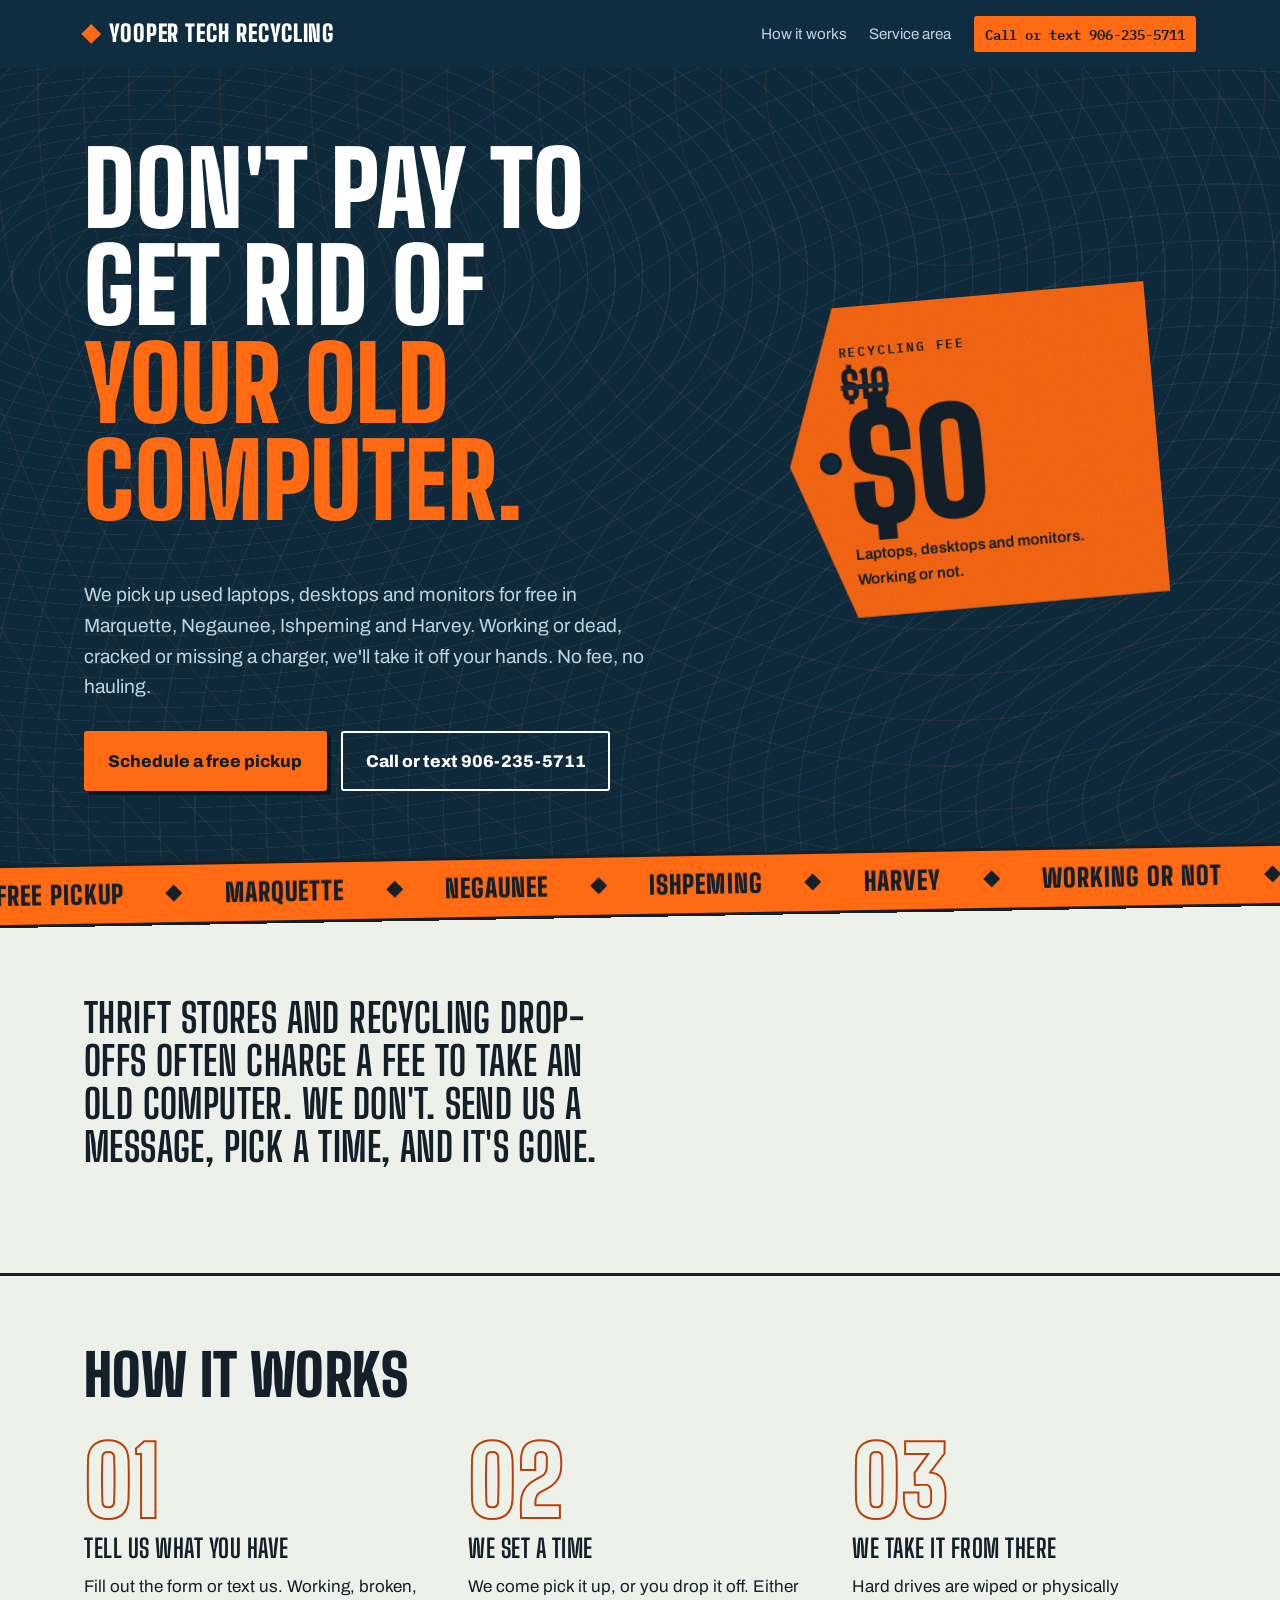
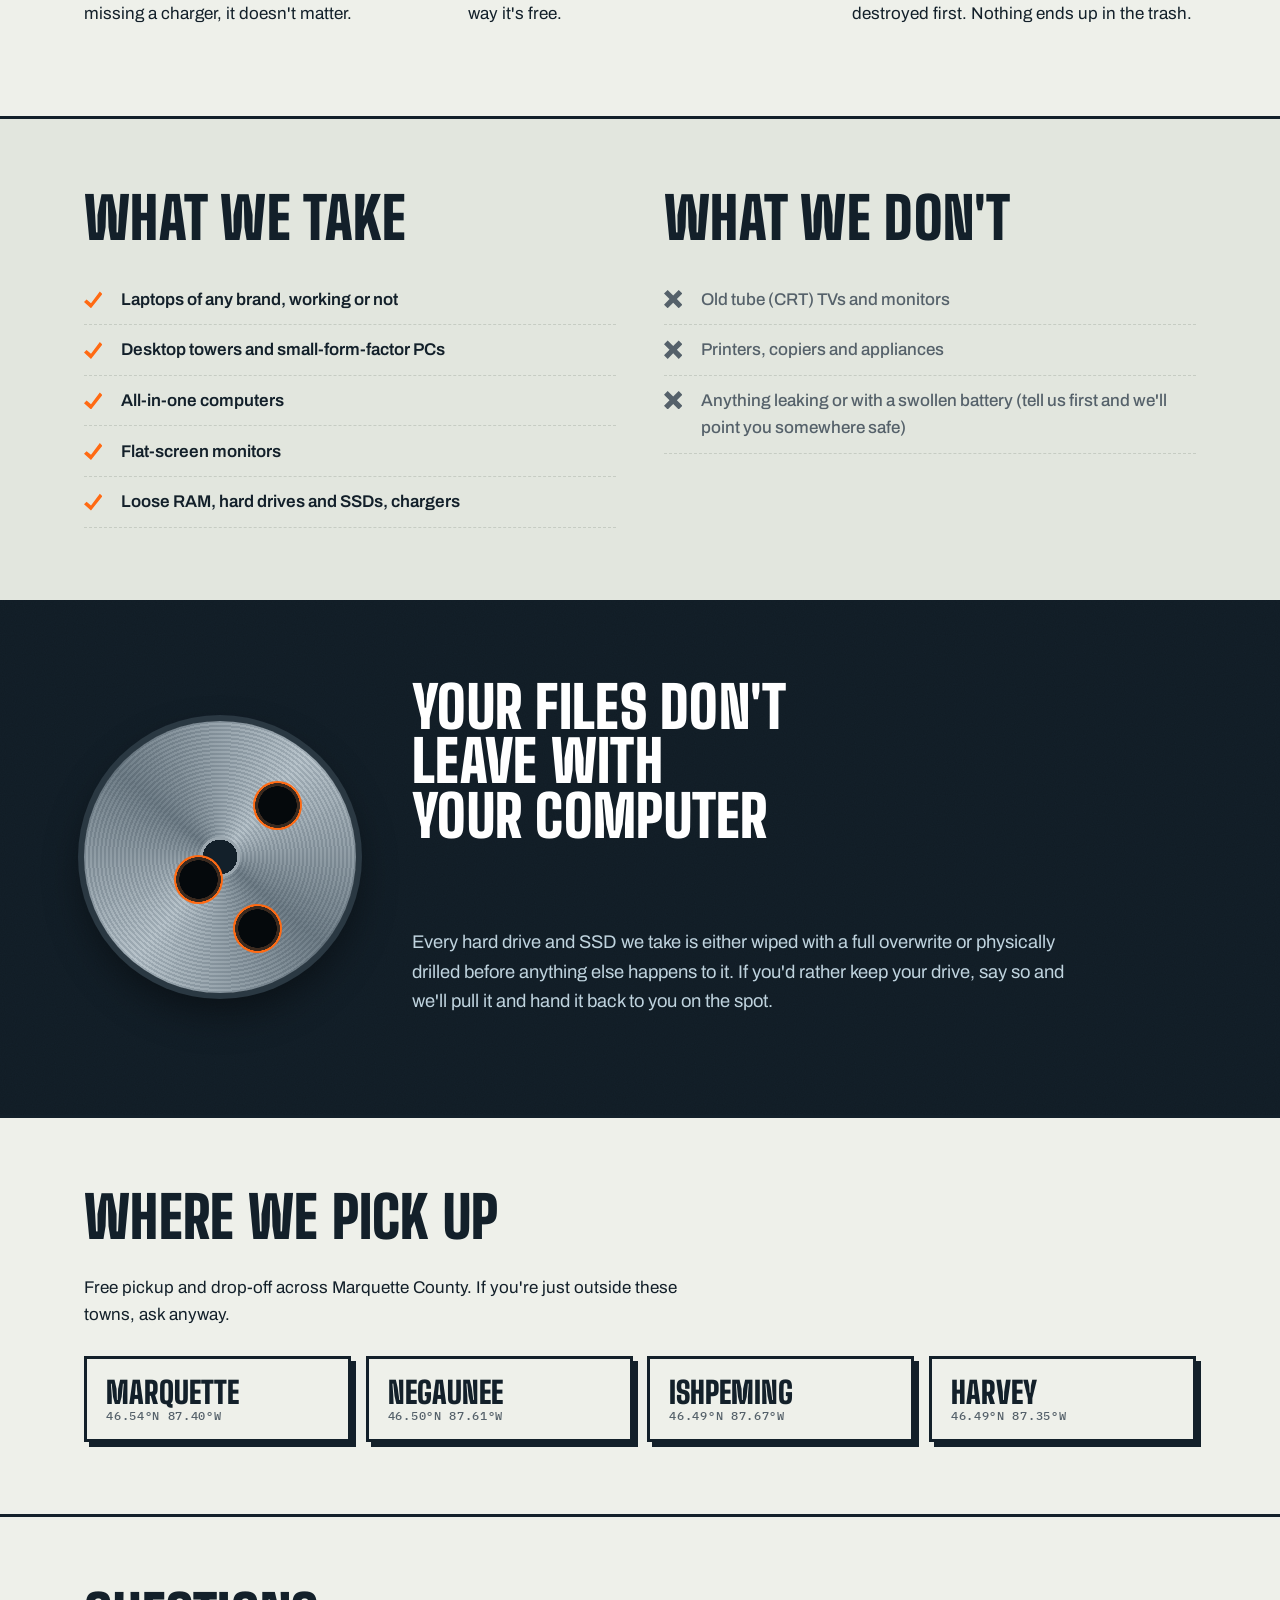
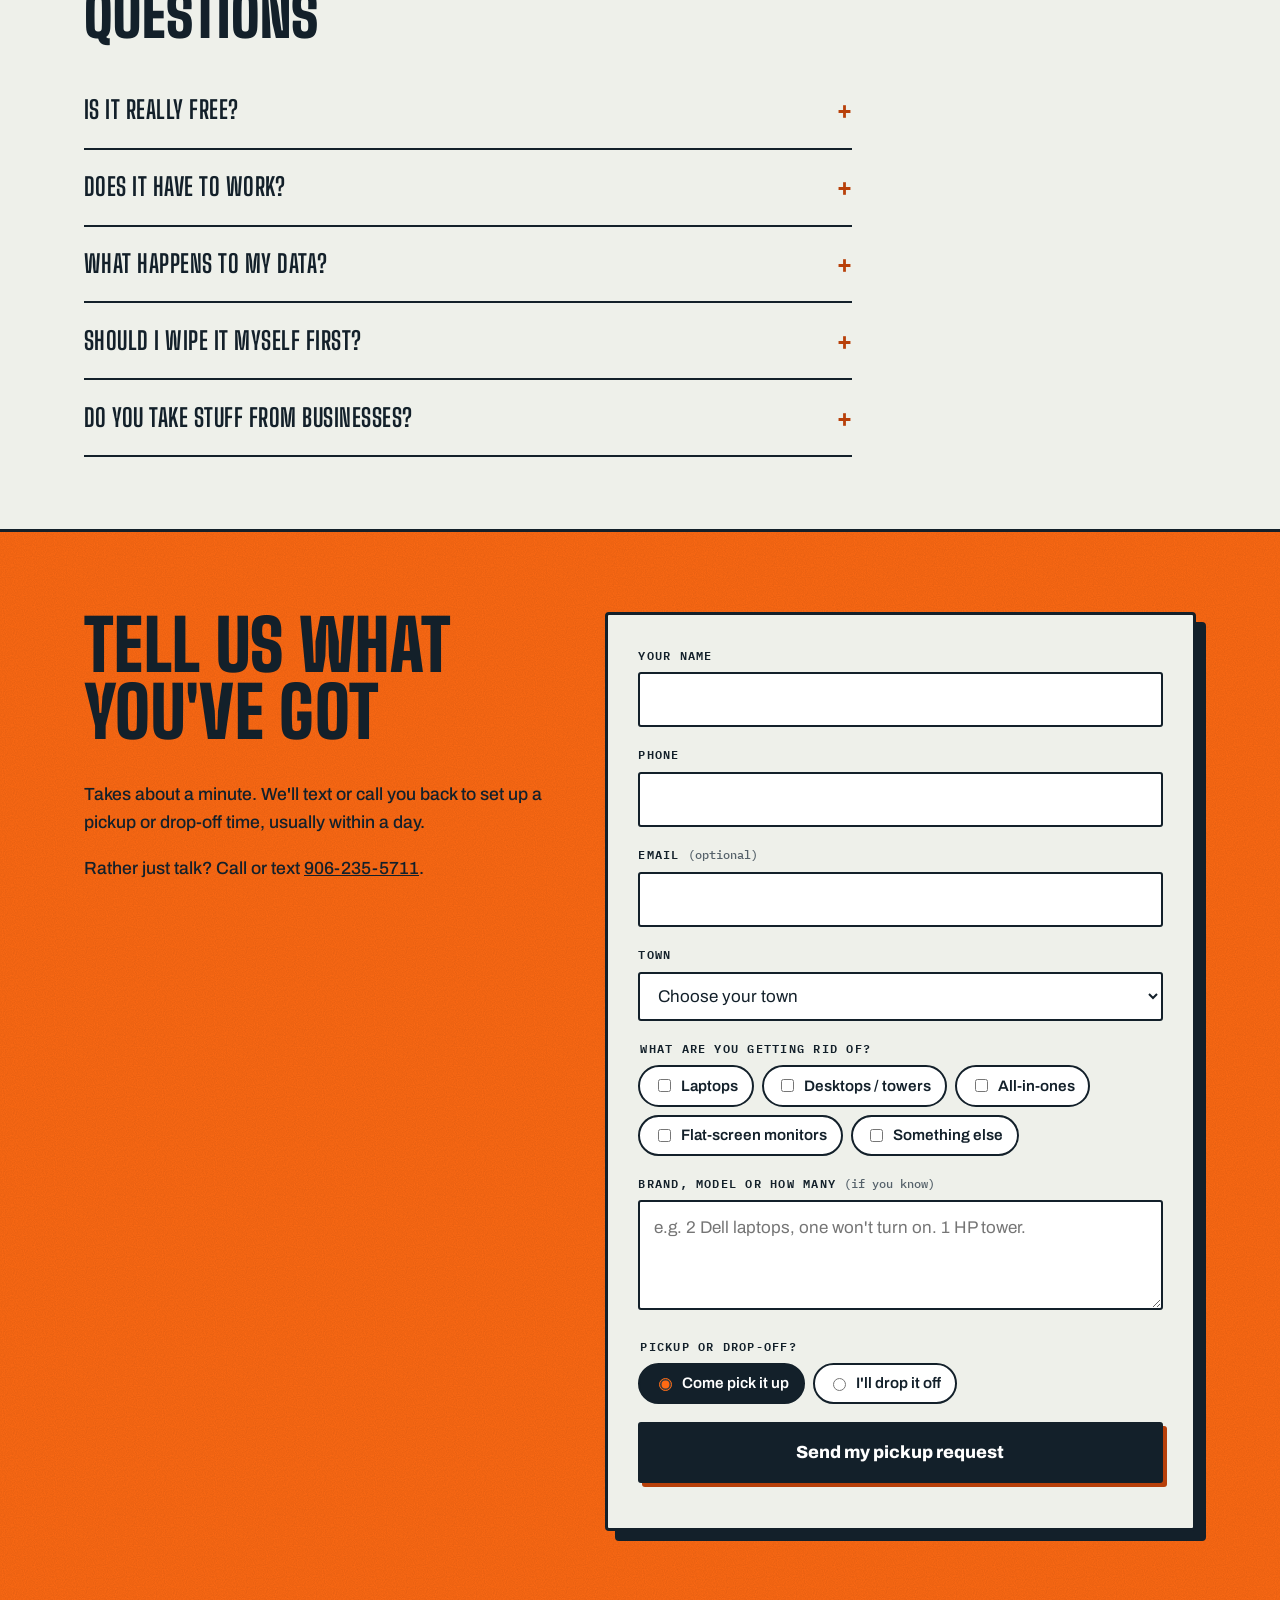
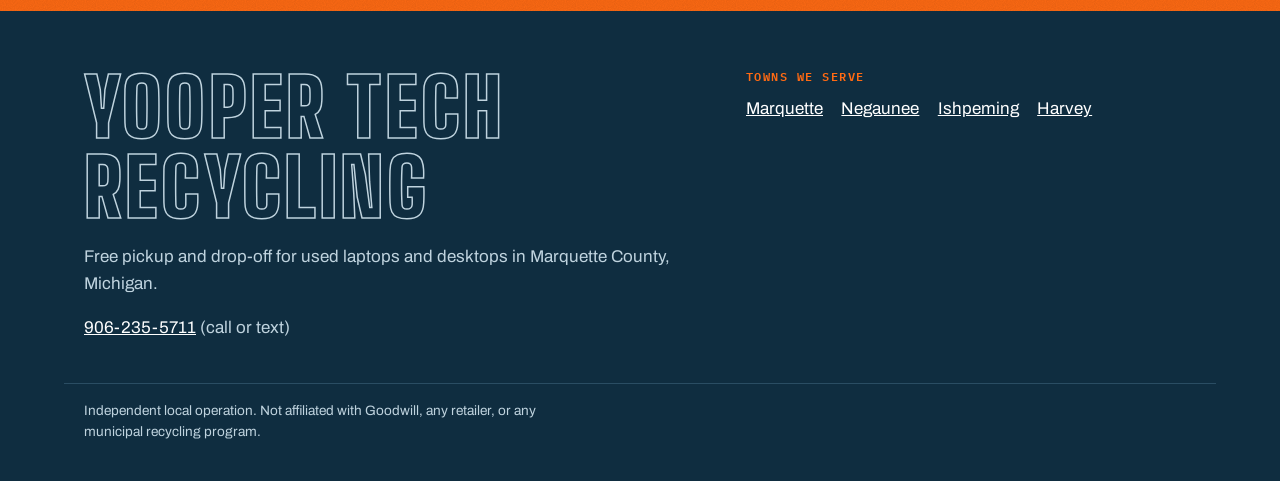
<file: index.html>
<!doctype html>
<html lang="en">
<head>
<meta charset="utf-8">
<meta name="viewport" content="width=device-width, initial-scale=1">
<title>Free Laptop & Computer Recycling in Marquette, Negaunee, Ishpeming & Harvey, MI | Yooper Tech Recycling</title>
<meta name="description" content="Don't pay to recycle your old laptop or desktop. Free pickup and drop-off in Marquette, Negaunee, Ishpeming and Harvey, Michigan. Drives wiped or destroyed.">
<link rel="canonical" href="https://yourdomain.com/">

<meta property="og:type" content="website">
<meta property="og:title" content="Free Laptop & Computer Recycling in Marquette, Negaunee, Ishpeming & Harvey, MI | Yooper Tech Recycling">
<meta property="og:description" content="Don't pay to recycle your old laptop or desktop. Free pickup and drop-off in Marquette, Negaunee, Ishpeming and Harvey, Michigan. Drives wiped or destroyed.">
<meta property="og:url" content="https://yourdomain.com/">
<meta name="geo.region" content="US-MI">
<link rel="icon" href="assets/favicon.svg" type="image/svg+xml">
<link rel="preconnect" href="https://fonts.googleapis.com"><link rel="preconnect" href="https://fonts.gstatic.com" crossorigin><link href="https://fonts.googleapis.com/css2?family=Archivo:wdth,wght@62..125,400..900&family=Big+Shoulders+Display:wght@700;900&family=IBM+Plex+Mono:wght@500;600&display=swap" rel="stylesheet">
<link rel="stylesheet" href="css/style.css">
<script type="application/ld+json">{"@context": "https://schema.org", "@type": "LocalBusiness", "name": "Yooper Tech Recycling", "description": "Free pickup and drop-off for used laptops and desktops in Marquette County, Michigan. Hard drives are wiped or destroyed.", "url": "https://yourdomain.com/", "telephone": "+19062355711", "priceRange": "Free", "areaServed": [{"@type": "City", "name": "Marquette, MI"}, {"@type": "City", "name": "Negaunee, MI"}, {"@type": "City", "name": "Ishpeming, MI"}, {"@type": "City", "name": "Harvey, MI"}], "address": {"@type": "PostalAddress", "addressRegion": "MI", "addressCountry": "US"}}</script>
<script type="application/ld+json">{"@context": "https://schema.org", "@type": "FAQPage", "mainEntity": [{"@type": "Question", "name": "Is it really free?", "acceptedAnswer": {"@type": "Answer", "text": "Yes. No recycling fee, no pickup fee in Marquette, Negaunee, Ishpeming and Harvey. Working or not, there's no charge."}}, {"@type": "Question", "name": "Does it have to work?", "acceptedAnswer": {"@type": "Answer", "text": "No. Dead, cracked, water-damaged, missing a power cord: we still want it."}}, {"@type": "Question", "name": "What happens to my data?", "acceptedAnswer": {"@type": "Answer", "text": "Drives are wiped with a full overwrite or physically destroyed. If you want to keep your drive, we'll take it out and give it back to you before we leave."}}, {"@type": "Question", "name": "Should I wipe it myself first?", "acceptedAnswer": {"@type": "Answer", "text": "You're welcome to, and if it still turns on it's a good habit. But you don't have to. We handle it either way."}}, {"@type": "Question", "name": "Do you take stuff from businesses?", "acceptedAnswer": {"@type": "Answer", "text": "Yes. Offices, schools and shops upgrading a batch of machines can send us the count and we'll plan the pickup."}}]}</script>
</head>
<body>
<a class="skip" href="#main">Skip to content</a>
<header class="top">
  <div class="wrap top-row">
    <a class="brand" href="./">Yooper Tech Recycling</a>
    <nav aria-label="Main">
      <a href="./#how">How it works</a>
      <a href="./#area">Service area</a>
      <a class="nav-call" href="tel:+19062355711">Call or text 906-235-5711</a>
    </nav>
  </div>
</header>
<main id="main">
<section class="hero">
  <div class="wrap hero-grid">
    <div class="hero-copy">
      <h1>Don't pay to get rid of <span>your old computer.</span></h1>
      <p class="lede">We pick up used laptops, desktops and monitors for free in Marquette, Negaunee, Ishpeming and Harvey. Working or dead, cracked or missing a charger, we'll take it off your hands. No fee, no hauling.</p>
      <div class="hero-cta">
        <a class="btn" href="#get">Schedule a free pickup</a>
        <a class="btn btn-ghost" href="tel:+19062355711">Call or text 906-235-5711</a>
      </div>
    </div>
    <div class="tag" aria-label="Recycling fee: not ten dollars, zero dollars">
      <div class="tag-hole" aria-hidden="true"></div>
      <p class="tag-label">Recycling fee</p>
      <p class="tag-old" aria-hidden="true">$10</p>
      <p class="tag-new" aria-hidden="true">$0</p>
      <p class="tag-note">Laptops, desktops and monitors. Working or not.</p>
    </div>
  </div>
</section>
<div class="ticker" aria-hidden="true"><div class="ticker-track"><span>Free pickup</span><span>Marquette</span><span>Negaunee</span><span>Ishpeming</span><span>Harvey</span><span>Working or not</span><span>Drives wiped</span><span>Free pickup</span><span>Marquette</span><span>Negaunee</span><span>Ishpeming</span><span>Harvey</span><span>Working or not</span><span>Drives wiped</span></div></div>
<section class="why">
  <div class="wrap why-inner">
    <p>Thrift stores and recycling drop-offs often charge a fee to take an old computer. We don't. Send us a message, pick a time, and it's gone.</p>
  </div>
</section>
<section class="how" id="how">
  <div class="wrap">
    <h2>How it works</h2>
    <ol class="steps">
      <li><h3>Tell us what you have</h3><p>Fill out the form or text us. Working, broken, missing a charger, it doesn't matter.</p></li>
      <li><h3>We set a time</h3><p>We come pick it up, or you drop it off. Either way it's free.</p></li>
      <li><h3>We take it from there</h3><p>Hard drives are wiped or physically destroyed first. Nothing ends up in the trash.</p></li>
    </ol>
  </div>
</section>
<section class="take">
  <div class="wrap take-grid">
    <div>
      <h2>What we take</h2>
      <ul class="plain">
        <li>Laptops of any brand, working or not</li>
        <li>Desktop towers and small-form-factor PCs</li>
        <li>All-in-one computers</li>
        <li>Flat-screen monitors</li>
        <li>Loose RAM, hard drives and SSDs, chargers</li>
      </ul>
    </div>
    <div>
      <h2>What we don't</h2>
      <ul class="plain muted">
        <li>Old tube (CRT) TVs and monitors</li>
        <li>Printers, copiers and appliances</li>
        <li>Anything leaking or with a swollen battery (tell us first and we'll point you somewhere safe)</li>
      </ul>
    </div>
  </div>
</section>
<section class="data">
  <div class="wrap data-inner">
    <div class="platter" aria-hidden="true"><i></i></div>
    <h2>Your files don't leave with your computer</h2>
    <p>Every hard drive and SSD we take is either wiped with a full overwrite or physically drilled before anything else happens to it. If you'd rather keep your drive, say so and we'll pull it and hand it back to you on the spot.</p>
  </div>
</section>
<section class="area" id="area">
  <div class="wrap">
    <h2>Where we pick up</h2>
    <p>Free pickup and drop-off across Marquette County. If you're just outside these towns, ask anyway.</p>
    <ul class="towns"><li><a href="marquette-mi/">Marquette<small>46.54°N 87.40°W</small></a></li><li><a href="negaunee-mi/">Negaunee<small>46.50°N 87.61°W</small></a></li><li><a href="ishpeming-mi/">Ishpeming<small>46.49°N 87.67°W</small></a></li><li><a href="harvey-mi/">Harvey<small>46.49°N 87.35°W</small></a></li></ul>
  </div>
</section>
<section class="faq" id="faq">
  <div class="wrap faq-inner">
    <h2>Questions</h2>
    <details><summary>Is it really free?</summary><p>Yes. No recycling fee, no pickup fee in Marquette, Negaunee, Ishpeming and Harvey. Working or not, there's no charge.</p></details>
<details><summary>Does it have to work?</summary><p>No. Dead, cracked, water-damaged, missing a power cord: we still want it.</p></details>
<details><summary>What happens to my data?</summary><p>Drives are wiped with a full overwrite or physically destroyed. If you want to keep your drive, we'll take it out and give it back to you before we leave.</p></details>
<details><summary>Should I wipe it myself first?</summary><p>You're welcome to, and if it still turns on it's a good habit. But you don't have to. We handle it either way.</p></details>
<details><summary>Do you take stuff from businesses?</summary><p>Yes. Offices, schools and shops upgrading a batch of machines can send us the count and we'll plan the pickup.</p></details>
  </div>
</section>
<section class="get" id="get">
  <div class="wrap get-grid">
    <div class="get-copy">
      <h2>Tell us what you've got</h2>
      <p>Takes about a minute. We'll text or call you back to set up a pickup or drop-off time, usually within a day.</p>
      <p class="get-alt">Rather just talk? Call or text <a href="tel:+19062355711">906-235-5711</a>.</p>
    </div>
    <form class="lead" id="lead" novalidate>
      <div class="field"><label for="f-name">Your name</label><input id="f-name" name="name" autocomplete="name" required></div>
      <div class="field"><label for="f-phone">Phone</label><input id="f-phone" name="phone" type="tel" autocomplete="tel" required></div>
      <div class="field"><label for="f-email">Email <span class="opt">(optional)</span></label><input id="f-email" name="email" type="email" autocomplete="email"></div>
      <div class="field"><label for="f-town">Town</label>
        <select id="f-town" name="town" required><option value="">Choose your town</option><option>Marquette</option><option>Negaunee</option><option>Ishpeming</option><option>Harvey</option><option>Somewhere else nearby</option></select></div>
      <fieldset class="field">
        <legend>What are you getting rid of?</legend>
        <div class="checks">
          <label><input type="checkbox" name="items" value="Laptop"> Laptops</label>
          <label><input type="checkbox" name="items" value="Desktop"> Desktops / towers</label>
          <label><input type="checkbox" name="items" value="All-in-one"> All-in-ones</label>
          <label><input type="checkbox" name="items" value="Flat-screen monitor"> Flat-screen monitors</label>
          <label><input type="checkbox" name="items" value="Other"> Something else</label>
        </div>
      </fieldset>
      <div class="field"><label for="f-details">Brand, model or how many <span class="opt">(if you know)</span></label><textarea id="f-details" name="details" rows="3" placeholder="e.g. 2 Dell laptops, one won't turn on. 1 HP tower."></textarea></div>
      <fieldset class="field">
        <legend>Pickup or drop-off?</legend>
        <div class="checks">
          <label><input type="radio" name="handoff" value="Pickup" checked> Come pick it up</label>
          <label><input type="radio" name="handoff" value="Drop-off"> I'll drop it off</label>
        </div>
      </fieldset>
      <div class="hp" aria-hidden="true"><label>Leave this empty<input name="company" tabindex="-1" autocomplete="off"></label></div>
      <button class="btn" type="submit">Send my pickup request</button>
      <p class="form-msg" id="form-msg" role="status" aria-live="polite"></p>
    </form>
  </div>
</section></main>
<footer class="foot">
  <div class="wrap foot-grid">
    <div>
      <p class="brand">Yooper Tech Recycling</p>
      <p>Free pickup and drop-off for used laptops and desktops in Marquette County, Michigan.</p>
      <p><a href="tel:+19062355711">906-235-5711</a> (call or text)</p>
    </div>
    <div>
      <p class="foot-h">Towns we serve</p>
      <p class="foot-towns"><a href="marquette-mi/">Marquette</a> <a href="negaunee-mi/">Negaunee</a> <a href="ishpeming-mi/">Ishpeming</a> <a href="harvey-mi/">Harvey</a></p>
    </div>
  </div>
  <div class="wrap foot-small"><p>Independent local operation. Not affiliated with Goodwill, any retailer, or any municipal recycling program.</p></div>
</footer>
<script src="js/config.js"></script>
<script src="js/form.js"></script>
</body>
</html>
</file>
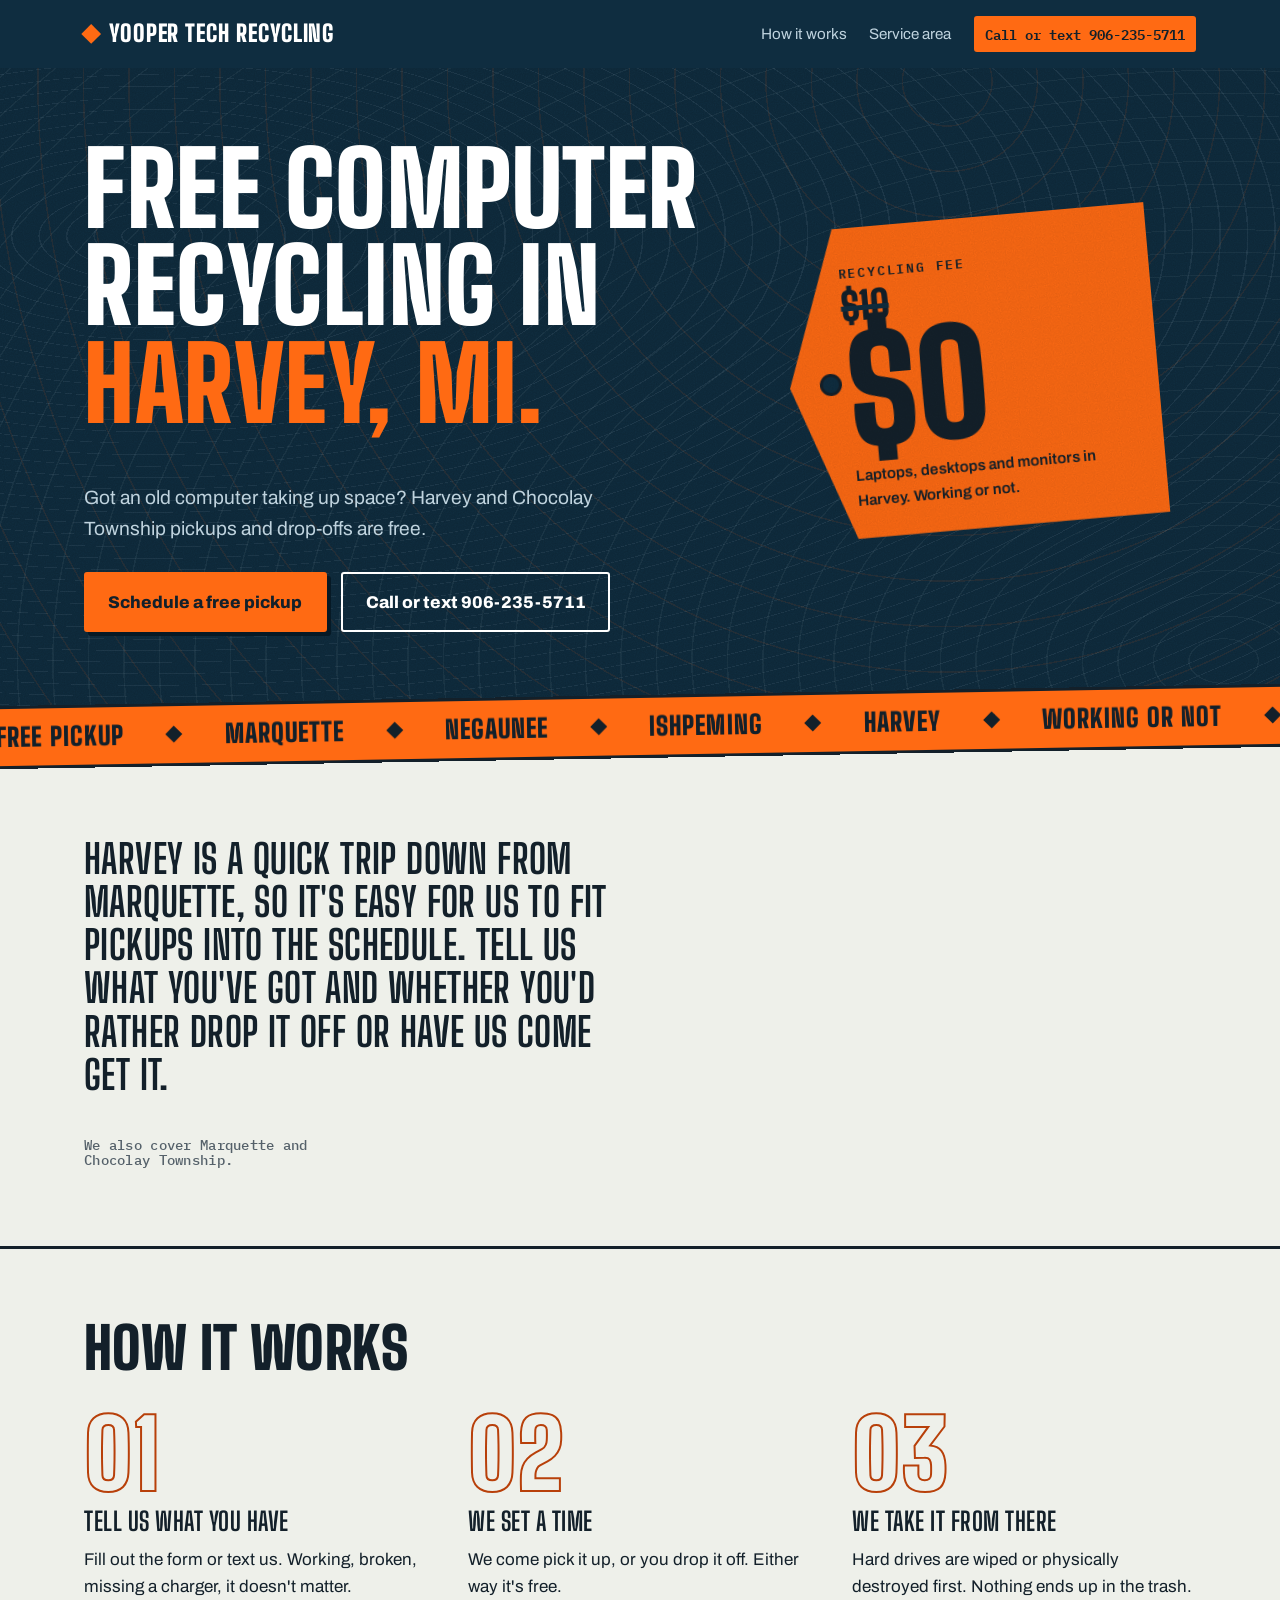
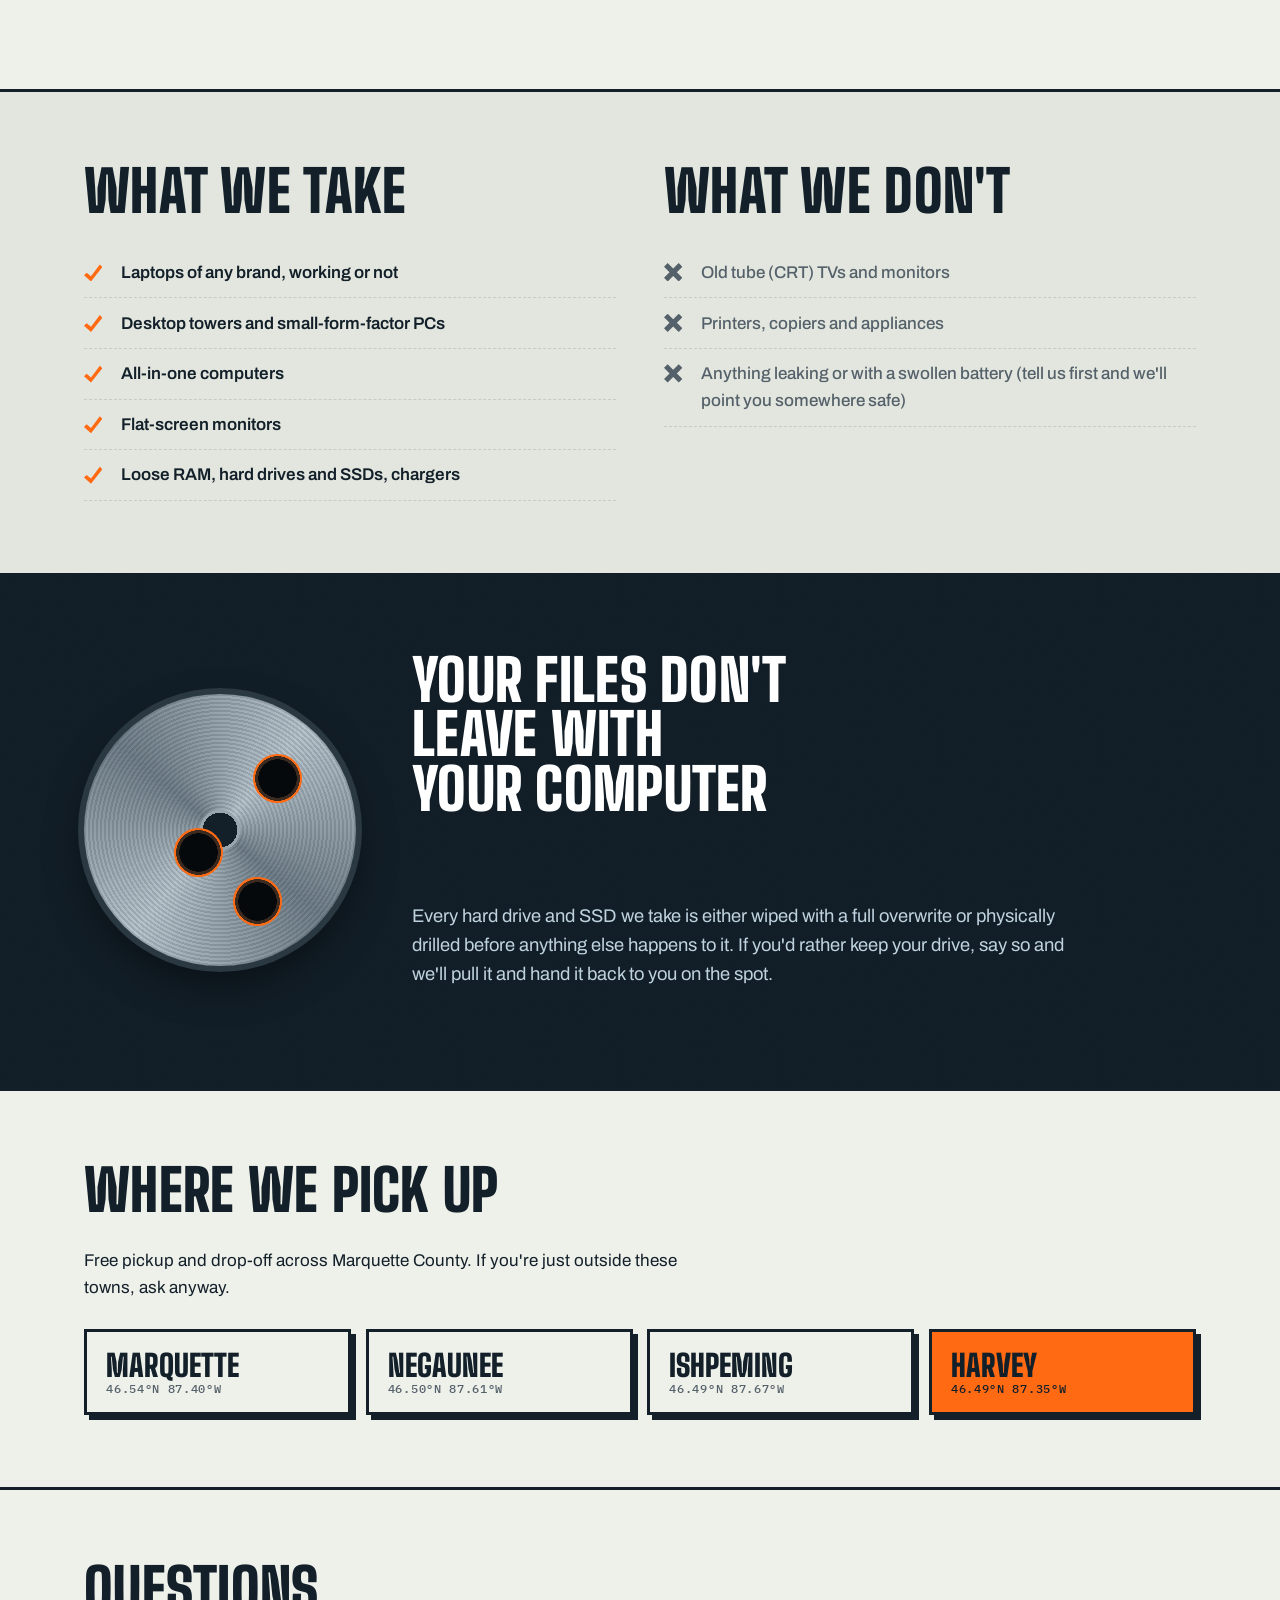
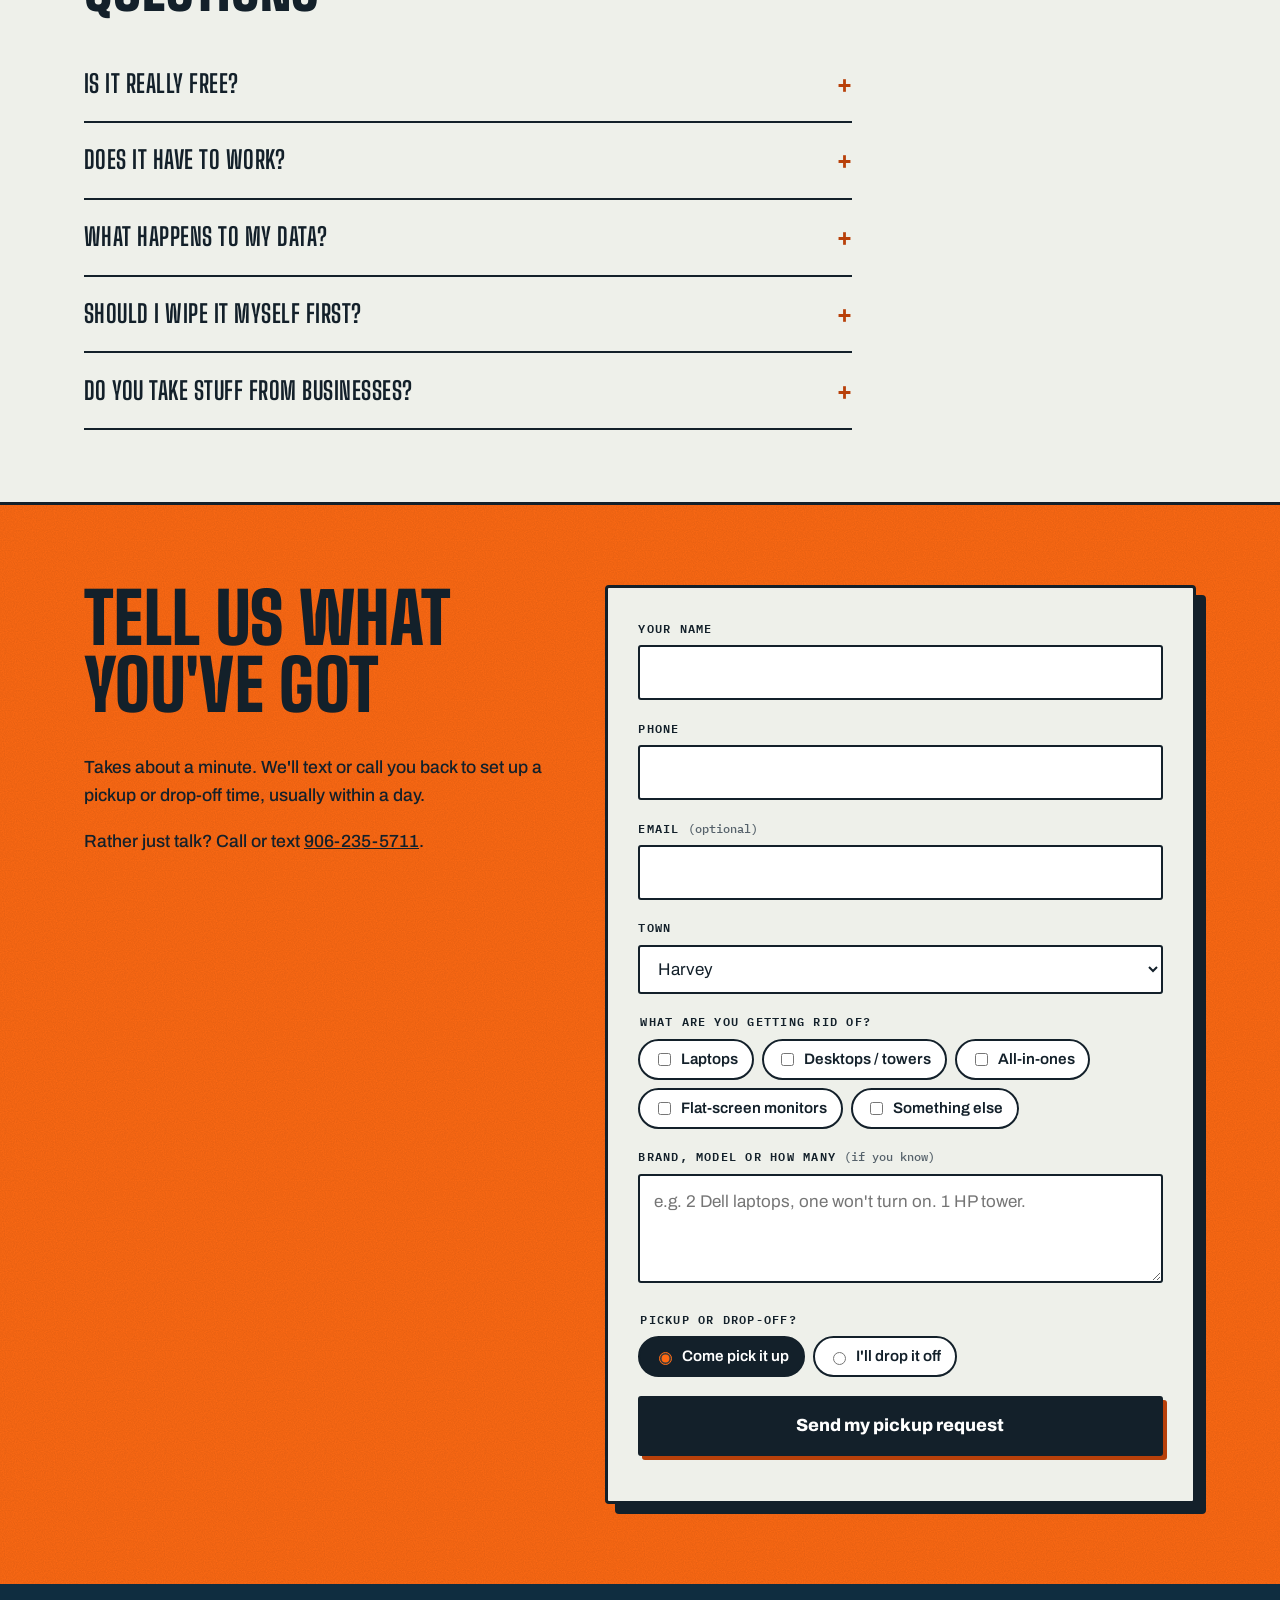
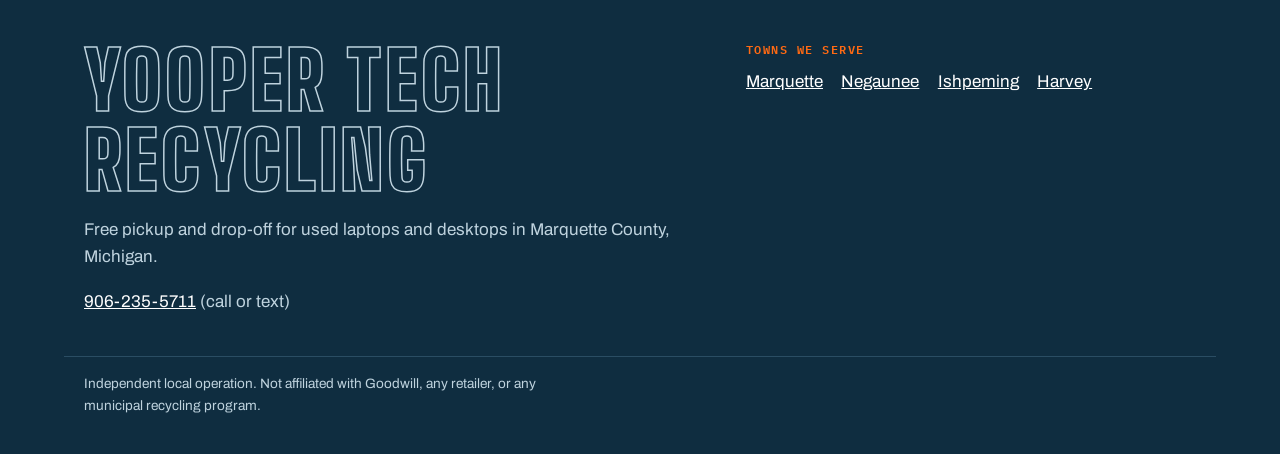
<file: harvey-mi/index.html>
<!doctype html>
<html lang="en">
<head>
<meta charset="utf-8">
<meta name="viewport" content="width=device-width, initial-scale=1">
<title>Free Computer & Laptop Recycling in Harvey, MI | Yooper Tech Recycling</title>
<meta name="description" content="Free pickup or drop-off for old laptops, desktops and monitors in Harvey, Michigan. Working or not. Hard drives wiped or destroyed.">
<link rel="canonical" href="https://yourdomain.com/harvey-mi/">

<meta property="og:type" content="website">
<meta property="og:title" content="Free Computer & Laptop Recycling in Harvey, MI | Yooper Tech Recycling">
<meta property="og:description" content="Free pickup or drop-off for old laptops, desktops and monitors in Harvey, Michigan. Working or not. Hard drives wiped or destroyed.">
<meta property="og:url" content="https://yourdomain.com/harvey-mi/">
<meta name="geo.region" content="US-MI">
<link rel="icon" href="../assets/favicon.svg" type="image/svg+xml">
<link rel="preconnect" href="https://fonts.googleapis.com"><link rel="preconnect" href="https://fonts.gstatic.com" crossorigin><link href="https://fonts.googleapis.com/css2?family=Archivo:wdth,wght@62..125,400..900&family=Big+Shoulders+Display:wght@700;900&family=IBM+Plex+Mono:wght@500;600&display=swap" rel="stylesheet">
<link rel="stylesheet" href="../css/style.css">
<script type="application/ld+json">{"@context": "https://schema.org", "@type": "LocalBusiness", "name": "Yooper Tech Recycling", "description": "Free pickup and drop-off for used laptops and desktops in Marquette County, Michigan. Hard drives are wiped or destroyed.", "url": "https://yourdomain.com/", "telephone": "+19062355711", "priceRange": "Free", "areaServed": [{"@type": "City", "name": "Marquette, MI"}, {"@type": "City", "name": "Negaunee, MI"}, {"@type": "City", "name": "Ishpeming, MI"}, {"@type": "City", "name": "Harvey, MI"}], "address": {"@type": "PostalAddress", "addressRegion": "MI", "addressCountry": "US"}}</script>
<script type="application/ld+json">{"@context": "https://schema.org", "@type": "FAQPage", "mainEntity": [{"@type": "Question", "name": "Is it really free?", "acceptedAnswer": {"@type": "Answer", "text": "Yes. No recycling fee, no pickup fee in Harvey. Working or not, there's no charge."}}, {"@type": "Question", "name": "Does it have to work?", "acceptedAnswer": {"@type": "Answer", "text": "No. Dead, cracked, water-damaged, missing a power cord: we still want it."}}, {"@type": "Question", "name": "What happens to my data?", "acceptedAnswer": {"@type": "Answer", "text": "Drives are wiped with a full overwrite or physically destroyed. If you want to keep your drive, we'll take it out and give it back to you before we leave."}}, {"@type": "Question", "name": "Should I wipe it myself first?", "acceptedAnswer": {"@type": "Answer", "text": "You're welcome to, and if it still turns on it's a good habit. But you don't have to. We handle it either way."}}, {"@type": "Question", "name": "Do you take stuff from businesses?", "acceptedAnswer": {"@type": "Answer", "text": "Yes. Offices, schools and shops upgrading a batch of machines can send us the count and we'll plan the pickup."}}]}</script>
<script type="application/ld+json">{"@context": "https://schema.org", "@type": "BreadcrumbList", "itemListElement": [{"@type": "ListItem", "position": 1, "name": "Home", "item": "https://yourdomain.com/"}, {"@type": "ListItem", "position": 2, "name": "Harvey, MI", "item": "https://yourdomain.com/harvey-mi/"}]}</script>
<script type="application/ld+json">{"@context": "https://schema.org", "@type": "Service", "serviceType": "Computer and laptop recycling pickup", "provider": {"@type": "LocalBusiness", "name": "Yooper Tech Recycling", "telephone": "+19062355711"}, "areaServed": {"@type": "City", "name": "Harvey, MI", "geo": {"@type": "GeoCoordinates", "latitude": 46.4955, "longitude": -87.354}}, "offers": {"@type": "Offer", "price": "0", "priceCurrency": "USD"}}</script>
</head>
<body>
<a class="skip" href="#main">Skip to content</a>
<header class="top">
  <div class="wrap top-row">
    <a class="brand" href="../">Yooper Tech Recycling</a>
    <nav aria-label="Main">
      <a href="../#how">How it works</a>
      <a href="../#area">Service area</a>
      <a class="nav-call" href="tel:+19062355711">Call or text 906-235-5711</a>
    </nav>
  </div>
</header>
<main id="main">
<section class="hero">
  <div class="wrap hero-grid">
    <div class="hero-copy">
      <h1>Free computer recycling in <span>Harvey, MI.</span></h1>
      <p class="lede">Got an old computer taking up space? Harvey and Chocolay Township pickups and drop-offs are free.</p>
      <div class="hero-cta">
        <a class="btn" href="#get">Schedule a free pickup</a>
        <a class="btn btn-ghost" href="tel:+19062355711">Call or text 906-235-5711</a>
      </div>
    </div>
    <div class="tag" aria-label="Recycling fee: not ten dollars, zero dollars">
      <div class="tag-hole" aria-hidden="true"></div>
      <p class="tag-label">Recycling fee</p>
      <p class="tag-old" aria-hidden="true">$10</p>
      <p class="tag-new" aria-hidden="true">$0</p>
      <p class="tag-note">Laptops, desktops and monitors in Harvey. Working or not.</p>
    </div>
  </div>
</section>
<div class="ticker" aria-hidden="true"><div class="ticker-track"><span>Free pickup</span><span>Marquette</span><span>Negaunee</span><span>Ishpeming</span><span>Harvey</span><span>Working or not</span><span>Drives wiped</span><span>Free pickup</span><span>Marquette</span><span>Negaunee</span><span>Ishpeming</span><span>Harvey</span><span>Working or not</span><span>Drives wiped</span></div></div>
<section class="why">
  <div class="wrap why-inner">
    <p>Harvey is a quick trip down from Marquette, so it's easy for us to fit pickups into the schedule. Tell us what you've got and whether you'd rather drop it off or have us come get it.</p>
    <p>We also cover Marquette and Chocolay Township.</p>
  </div>
</section>
<section class="how" id="how">
  <div class="wrap">
    <h2>How it works</h2>
    <ol class="steps">
      <li><h3>Tell us what you have</h3><p>Fill out the form or text us. Working, broken, missing a charger, it doesn't matter.</p></li>
      <li><h3>We set a time</h3><p>We come pick it up, or you drop it off. Either way it's free.</p></li>
      <li><h3>We take it from there</h3><p>Hard drives are wiped or physically destroyed first. Nothing ends up in the trash.</p></li>
    </ol>
  </div>
</section>
<section class="take">
  <div class="wrap take-grid">
    <div>
      <h2>What we take</h2>
      <ul class="plain">
        <li>Laptops of any brand, working or not</li>
        <li>Desktop towers and small-form-factor PCs</li>
        <li>All-in-one computers</li>
        <li>Flat-screen monitors</li>
        <li>Loose RAM, hard drives and SSDs, chargers</li>
      </ul>
    </div>
    <div>
      <h2>What we don't</h2>
      <ul class="plain muted">
        <li>Old tube (CRT) TVs and monitors</li>
        <li>Printers, copiers and appliances</li>
        <li>Anything leaking or with a swollen battery (tell us first and we'll point you somewhere safe)</li>
      </ul>
    </div>
  </div>
</section>
<section class="data">
  <div class="wrap data-inner">
    <div class="platter" aria-hidden="true"><i></i></div>
    <h2>Your files don't leave with your computer</h2>
    <p>Every hard drive and SSD we take is either wiped with a full overwrite or physically drilled before anything else happens to it. If you'd rather keep your drive, say so and we'll pull it and hand it back to you on the spot.</p>
  </div>
</section>
<section class="area" id="area">
  <div class="wrap">
    <h2>Where we pick up</h2>
    <p>Free pickup and drop-off across Marquette County. If you're just outside these towns, ask anyway.</p>
    <ul class="towns"><li><a href="../marquette-mi/">Marquette<small>46.54°N 87.40°W</small></a></li><li><a href="../negaunee-mi/">Negaunee<small>46.50°N 87.61°W</small></a></li><li><a href="../ishpeming-mi/">Ishpeming<small>46.49°N 87.67°W</small></a></li><li><strong>Harvey<small>46.49°N 87.35°W</small></strong></li></ul>
  </div>
</section>
<section class="faq" id="faq">
  <div class="wrap faq-inner">
    <h2>Questions</h2>
    <details><summary>Is it really free?</summary><p>Yes. No recycling fee, no pickup fee in Harvey. Working or not, there's no charge.</p></details>
<details><summary>Does it have to work?</summary><p>No. Dead, cracked, water-damaged, missing a power cord: we still want it.</p></details>
<details><summary>What happens to my data?</summary><p>Drives are wiped with a full overwrite or physically destroyed. If you want to keep your drive, we'll take it out and give it back to you before we leave.</p></details>
<details><summary>Should I wipe it myself first?</summary><p>You're welcome to, and if it still turns on it's a good habit. But you don't have to. We handle it either way.</p></details>
<details><summary>Do you take stuff from businesses?</summary><p>Yes. Offices, schools and shops upgrading a batch of machines can send us the count and we'll plan the pickup.</p></details>
  </div>
</section>
<section class="get" id="get">
  <div class="wrap get-grid">
    <div class="get-copy">
      <h2>Tell us what you've got</h2>
      <p>Takes about a minute. We'll text or call you back to set up a pickup or drop-off time, usually within a day.</p>
      <p class="get-alt">Rather just talk? Call or text <a href="tel:+19062355711">906-235-5711</a>.</p>
    </div>
    <form class="lead" id="lead" novalidate>
      <div class="field"><label for="f-name">Your name</label><input id="f-name" name="name" autocomplete="name" required></div>
      <div class="field"><label for="f-phone">Phone</label><input id="f-phone" name="phone" type="tel" autocomplete="tel" required></div>
      <div class="field"><label for="f-email">Email <span class="opt">(optional)</span></label><input id="f-email" name="email" type="email" autocomplete="email"></div>
      <div class="field"><label for="f-town">Town</label>
        <select id="f-town" name="town" required><option value="">Choose your town</option><option>Marquette</option><option>Negaunee</option><option>Ishpeming</option><option selected>Harvey</option><option>Somewhere else nearby</option></select></div>
      <fieldset class="field">
        <legend>What are you getting rid of?</legend>
        <div class="checks">
          <label><input type="checkbox" name="items" value="Laptop"> Laptops</label>
          <label><input type="checkbox" name="items" value="Desktop"> Desktops / towers</label>
          <label><input type="checkbox" name="items" value="All-in-one"> All-in-ones</label>
          <label><input type="checkbox" name="items" value="Flat-screen monitor"> Flat-screen monitors</label>
          <label><input type="checkbox" name="items" value="Other"> Something else</label>
        </div>
      </fieldset>
      <div class="field"><label for="f-details">Brand, model or how many <span class="opt">(if you know)</span></label><textarea id="f-details" name="details" rows="3" placeholder="e.g. 2 Dell laptops, one won't turn on. 1 HP tower."></textarea></div>
      <fieldset class="field">
        <legend>Pickup or drop-off?</legend>
        <div class="checks">
          <label><input type="radio" name="handoff" value="Pickup" checked> Come pick it up</label>
          <label><input type="radio" name="handoff" value="Drop-off"> I'll drop it off</label>
        </div>
      </fieldset>
      <div class="hp" aria-hidden="true"><label>Leave this empty<input name="company" tabindex="-1" autocomplete="off"></label></div>
      <button class="btn" type="submit">Send my pickup request</button>
      <p class="form-msg" id="form-msg" role="status" aria-live="polite"></p>
    </form>
  </div>
</section></main>
<footer class="foot">
  <div class="wrap foot-grid">
    <div>
      <p class="brand">Yooper Tech Recycling</p>
      <p>Free pickup and drop-off for used laptops and desktops in Marquette County, Michigan.</p>
      <p><a href="tel:+19062355711">906-235-5711</a> (call or text)</p>
    </div>
    <div>
      <p class="foot-h">Towns we serve</p>
      <p class="foot-towns"><a href="../marquette-mi/">Marquette</a> <a href="../negaunee-mi/">Negaunee</a> <a href="../ishpeming-mi/">Ishpeming</a> <a href="../harvey-mi/">Harvey</a></p>
    </div>
  </div>
  <div class="wrap foot-small"><p>Independent local operation. Not affiliated with Goodwill, any retailer, or any municipal recycling program.</p></div>
</footer>
<script src="../js/config.js"></script>
<script src="../js/form.js"></script>
</body>
</html>
</file>
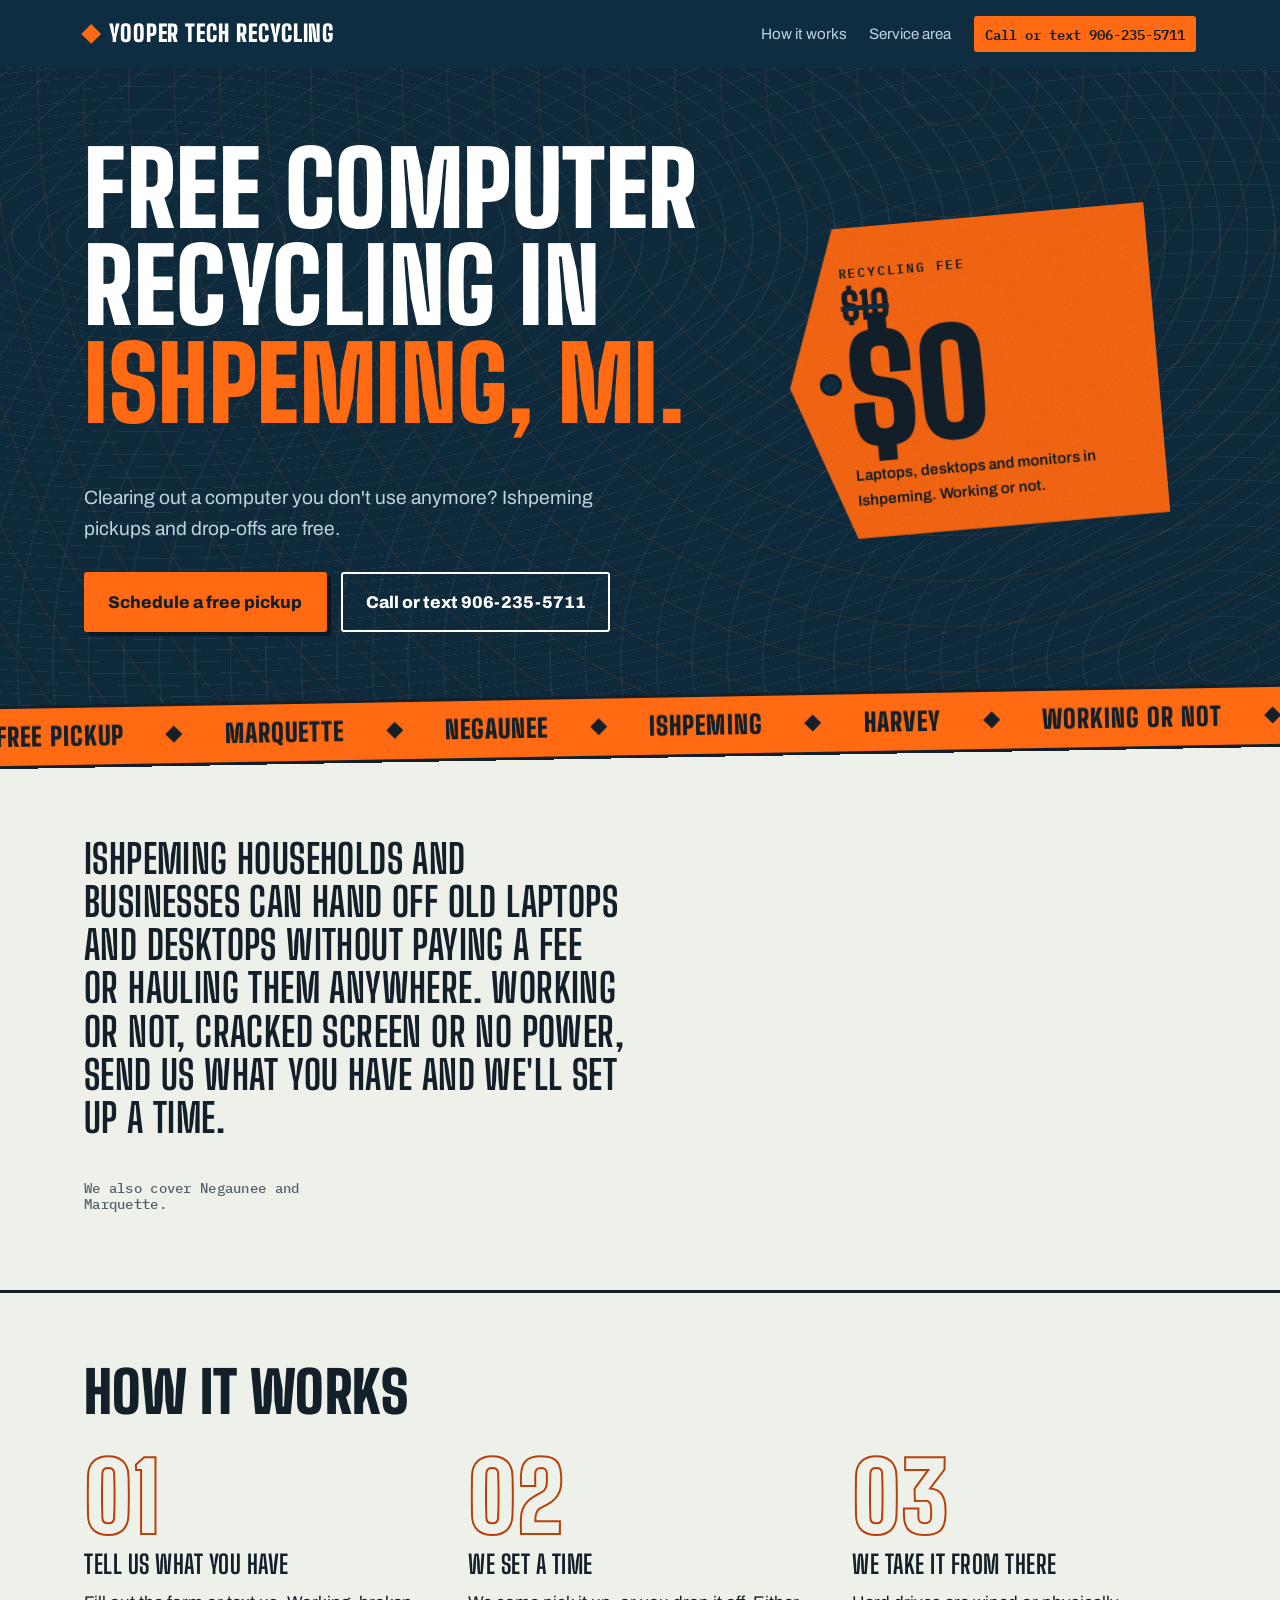
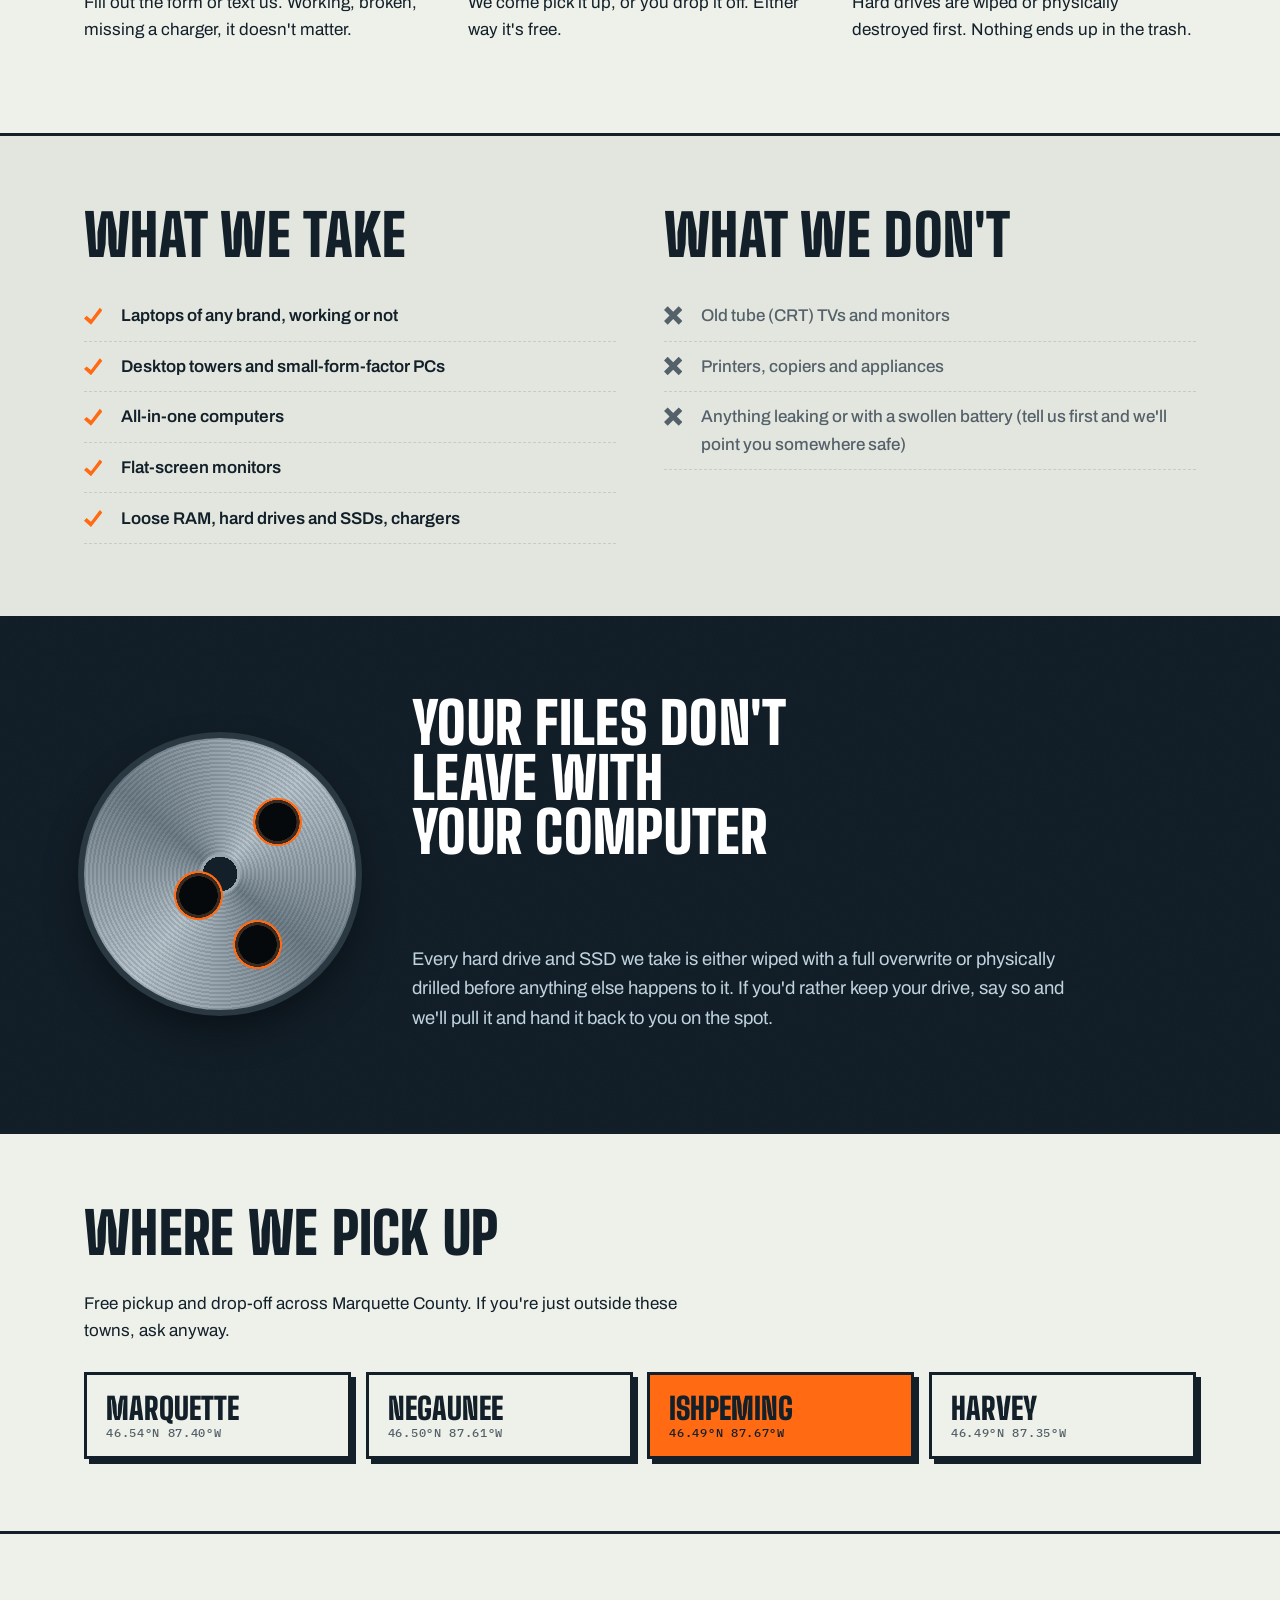
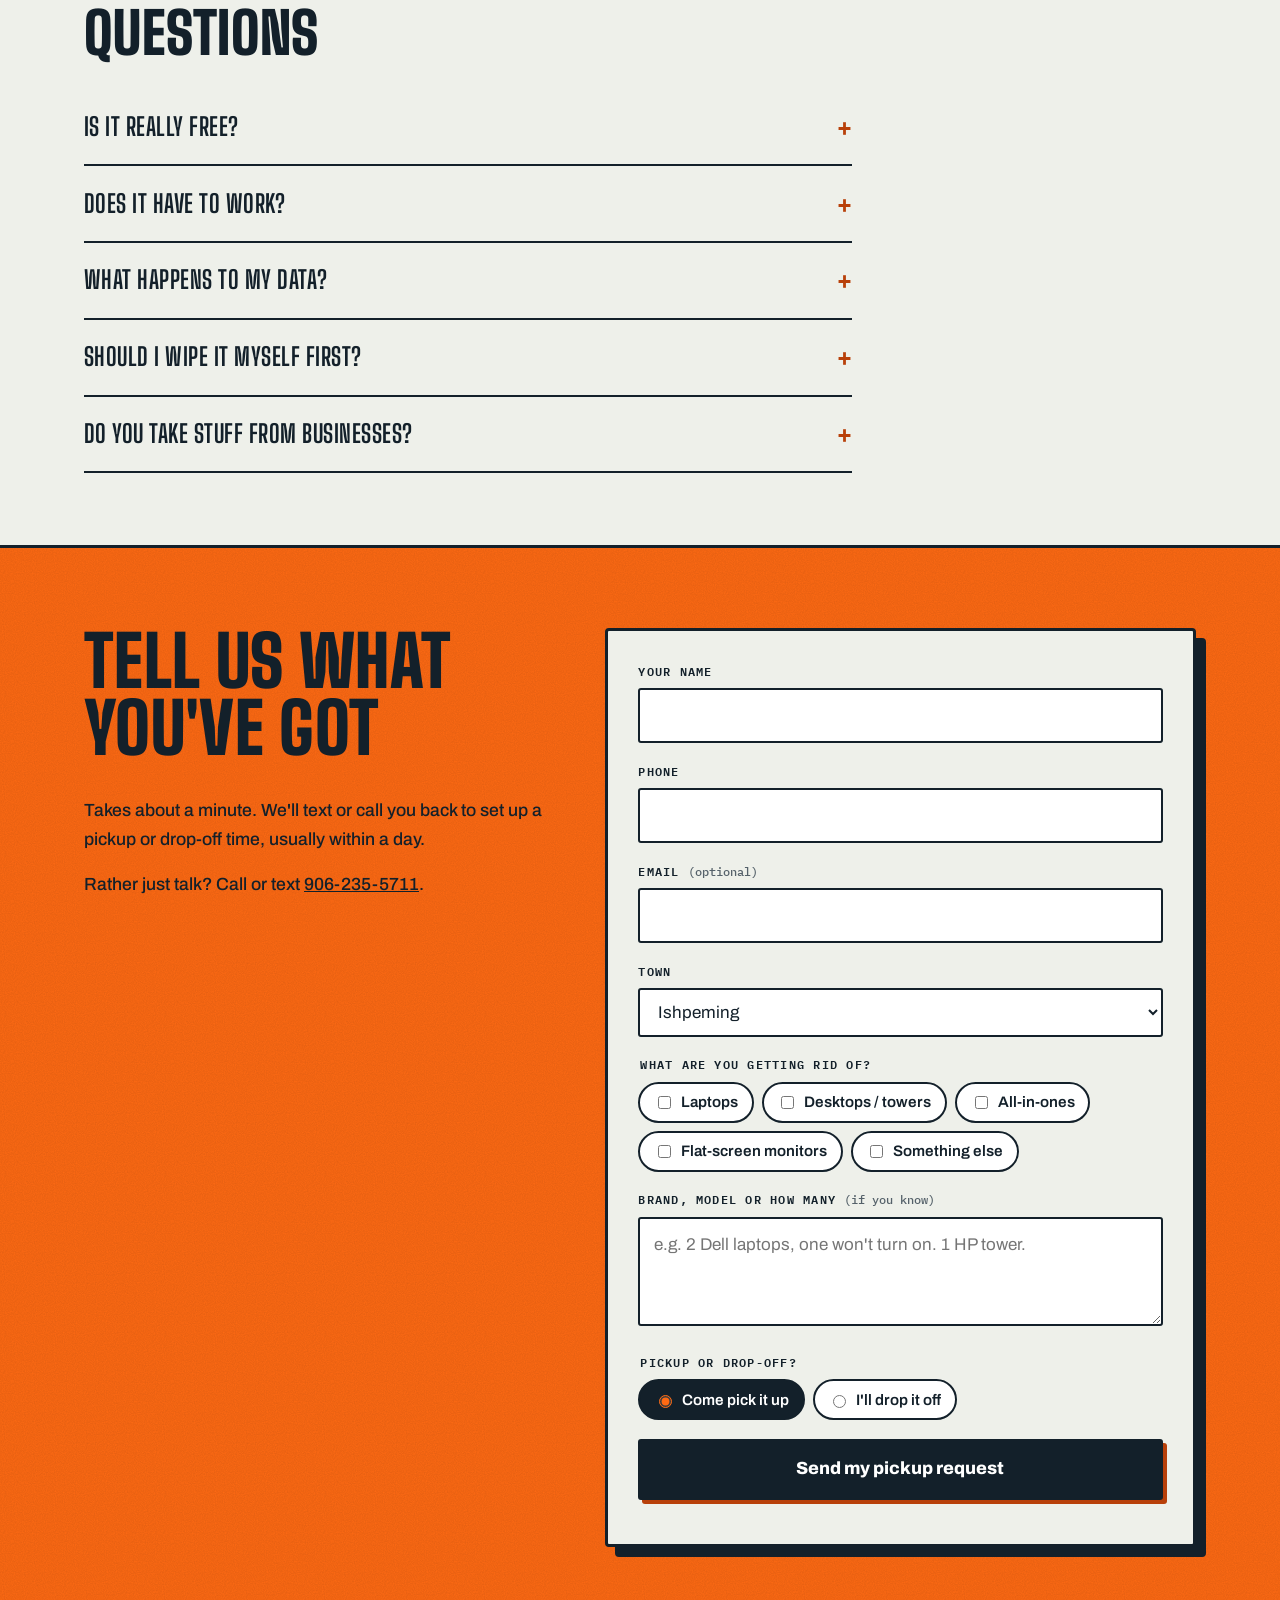
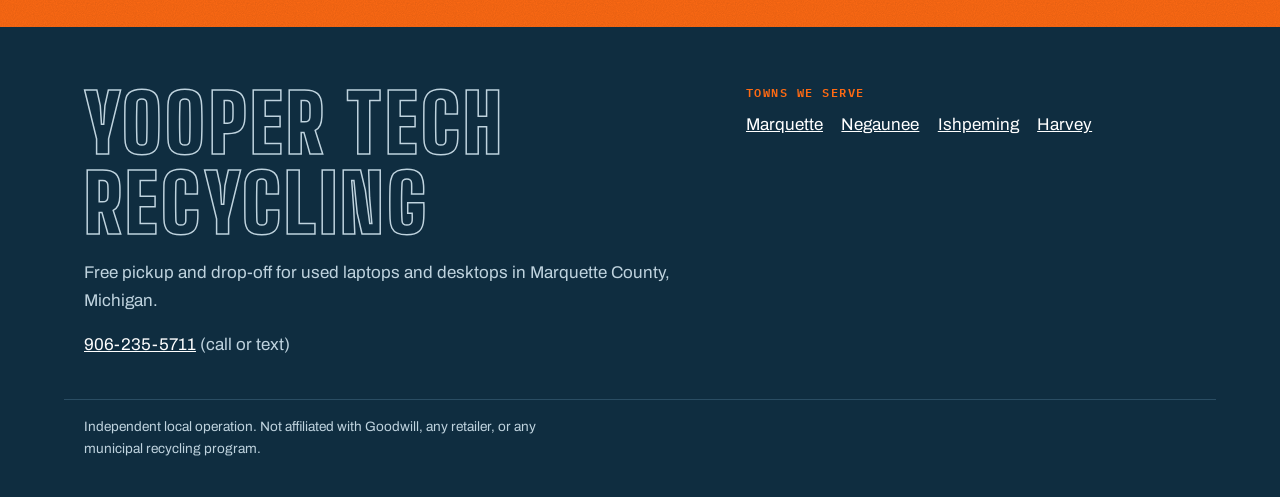
<file: ishpeming-mi/index.html>
<!doctype html>
<html lang="en">
<head>
<meta charset="utf-8">
<meta name="viewport" content="width=device-width, initial-scale=1">
<title>Free Computer & Laptop Recycling in Ishpeming, MI | Yooper Tech Recycling</title>
<meta name="description" content="Free pickup or drop-off for old laptops, desktops and monitors in Ishpeming, Michigan. Working or not. Hard drives wiped or destroyed.">
<link rel="canonical" href="https://yourdomain.com/ishpeming-mi/">

<meta property="og:type" content="website">
<meta property="og:title" content="Free Computer & Laptop Recycling in Ishpeming, MI | Yooper Tech Recycling">
<meta property="og:description" content="Free pickup or drop-off for old laptops, desktops and monitors in Ishpeming, Michigan. Working or not. Hard drives wiped or destroyed.">
<meta property="og:url" content="https://yourdomain.com/ishpeming-mi/">
<meta name="geo.region" content="US-MI">
<link rel="icon" href="../assets/favicon.svg" type="image/svg+xml">
<link rel="preconnect" href="https://fonts.googleapis.com"><link rel="preconnect" href="https://fonts.gstatic.com" crossorigin><link href="https://fonts.googleapis.com/css2?family=Archivo:wdth,wght@62..125,400..900&family=Big+Shoulders+Display:wght@700;900&family=IBM+Plex+Mono:wght@500;600&display=swap" rel="stylesheet">
<link rel="stylesheet" href="../css/style.css">
<script type="application/ld+json">{"@context": "https://schema.org", "@type": "LocalBusiness", "name": "Yooper Tech Recycling", "description": "Free pickup and drop-off for used laptops and desktops in Marquette County, Michigan. Hard drives are wiped or destroyed.", "url": "https://yourdomain.com/", "telephone": "+19062355711", "priceRange": "Free", "areaServed": [{"@type": "City", "name": "Marquette, MI"}, {"@type": "City", "name": "Negaunee, MI"}, {"@type": "City", "name": "Ishpeming, MI"}, {"@type": "City", "name": "Harvey, MI"}], "address": {"@type": "PostalAddress", "addressRegion": "MI", "addressCountry": "US"}}</script>
<script type="application/ld+json">{"@context": "https://schema.org", "@type": "FAQPage", "mainEntity": [{"@type": "Question", "name": "Is it really free?", "acceptedAnswer": {"@type": "Answer", "text": "Yes. No recycling fee, no pickup fee in Ishpeming. Working or not, there's no charge."}}, {"@type": "Question", "name": "Does it have to work?", "acceptedAnswer": {"@type": "Answer", "text": "No. Dead, cracked, water-damaged, missing a power cord: we still want it."}}, {"@type": "Question", "name": "What happens to my data?", "acceptedAnswer": {"@type": "Answer", "text": "Drives are wiped with a full overwrite or physically destroyed. If you want to keep your drive, we'll take it out and give it back to you before we leave."}}, {"@type": "Question", "name": "Should I wipe it myself first?", "acceptedAnswer": {"@type": "Answer", "text": "You're welcome to, and if it still turns on it's a good habit. But you don't have to. We handle it either way."}}, {"@type": "Question", "name": "Do you take stuff from businesses?", "acceptedAnswer": {"@type": "Answer", "text": "Yes. Offices, schools and shops upgrading a batch of machines can send us the count and we'll plan the pickup."}}]}</script>
<script type="application/ld+json">{"@context": "https://schema.org", "@type": "BreadcrumbList", "itemListElement": [{"@type": "ListItem", "position": 1, "name": "Home", "item": "https://yourdomain.com/"}, {"@type": "ListItem", "position": 2, "name": "Ishpeming, MI", "item": "https://yourdomain.com/ishpeming-mi/"}]}</script>
<script type="application/ld+json">{"@context": "https://schema.org", "@type": "Service", "serviceType": "Computer and laptop recycling pickup", "provider": {"@type": "LocalBusiness", "name": "Yooper Tech Recycling", "telephone": "+19062355711"}, "areaServed": {"@type": "City", "name": "Ishpeming, MI", "geo": {"@type": "GeoCoordinates", "latitude": 46.4885, "longitude": -87.6676}}, "offers": {"@type": "Offer", "price": "0", "priceCurrency": "USD"}}</script>
</head>
<body>
<a class="skip" href="#main">Skip to content</a>
<header class="top">
  <div class="wrap top-row">
    <a class="brand" href="../">Yooper Tech Recycling</a>
    <nav aria-label="Main">
      <a href="../#how">How it works</a>
      <a href="../#area">Service area</a>
      <a class="nav-call" href="tel:+19062355711">Call or text 906-235-5711</a>
    </nav>
  </div>
</header>
<main id="main">
<section class="hero">
  <div class="wrap hero-grid">
    <div class="hero-copy">
      <h1>Free computer recycling in <span>Ishpeming, MI.</span></h1>
      <p class="lede">Clearing out a computer you don't use anymore? Ishpeming pickups and drop-offs are free.</p>
      <div class="hero-cta">
        <a class="btn" href="#get">Schedule a free pickup</a>
        <a class="btn btn-ghost" href="tel:+19062355711">Call or text 906-235-5711</a>
      </div>
    </div>
    <div class="tag" aria-label="Recycling fee: not ten dollars, zero dollars">
      <div class="tag-hole" aria-hidden="true"></div>
      <p class="tag-label">Recycling fee</p>
      <p class="tag-old" aria-hidden="true">$10</p>
      <p class="tag-new" aria-hidden="true">$0</p>
      <p class="tag-note">Laptops, desktops and monitors in Ishpeming. Working or not.</p>
    </div>
  </div>
</section>
<div class="ticker" aria-hidden="true"><div class="ticker-track"><span>Free pickup</span><span>Marquette</span><span>Negaunee</span><span>Ishpeming</span><span>Harvey</span><span>Working or not</span><span>Drives wiped</span><span>Free pickup</span><span>Marquette</span><span>Negaunee</span><span>Ishpeming</span><span>Harvey</span><span>Working or not</span><span>Drives wiped</span></div></div>
<section class="why">
  <div class="wrap why-inner">
    <p>Ishpeming households and businesses can hand off old laptops and desktops without paying a fee or hauling them anywhere. Working or not, cracked screen or no power, send us what you have and we'll set up a time.</p>
    <p>We also cover Negaunee and Marquette.</p>
  </div>
</section>
<section class="how" id="how">
  <div class="wrap">
    <h2>How it works</h2>
    <ol class="steps">
      <li><h3>Tell us what you have</h3><p>Fill out the form or text us. Working, broken, missing a charger, it doesn't matter.</p></li>
      <li><h3>We set a time</h3><p>We come pick it up, or you drop it off. Either way it's free.</p></li>
      <li><h3>We take it from there</h3><p>Hard drives are wiped or physically destroyed first. Nothing ends up in the trash.</p></li>
    </ol>
  </div>
</section>
<section class="take">
  <div class="wrap take-grid">
    <div>
      <h2>What we take</h2>
      <ul class="plain">
        <li>Laptops of any brand, working or not</li>
        <li>Desktop towers and small-form-factor PCs</li>
        <li>All-in-one computers</li>
        <li>Flat-screen monitors</li>
        <li>Loose RAM, hard drives and SSDs, chargers</li>
      </ul>
    </div>
    <div>
      <h2>What we don't</h2>
      <ul class="plain muted">
        <li>Old tube (CRT) TVs and monitors</li>
        <li>Printers, copiers and appliances</li>
        <li>Anything leaking or with a swollen battery (tell us first and we'll point you somewhere safe)</li>
      </ul>
    </div>
  </div>
</section>
<section class="data">
  <div class="wrap data-inner">
    <div class="platter" aria-hidden="true"><i></i></div>
    <h2>Your files don't leave with your computer</h2>
    <p>Every hard drive and SSD we take is either wiped with a full overwrite or physically drilled before anything else happens to it. If you'd rather keep your drive, say so and we'll pull it and hand it back to you on the spot.</p>
  </div>
</section>
<section class="area" id="area">
  <div class="wrap">
    <h2>Where we pick up</h2>
    <p>Free pickup and drop-off across Marquette County. If you're just outside these towns, ask anyway.</p>
    <ul class="towns"><li><a href="../marquette-mi/">Marquette<small>46.54°N 87.40°W</small></a></li><li><a href="../negaunee-mi/">Negaunee<small>46.50°N 87.61°W</small></a></li><li><strong>Ishpeming<small>46.49°N 87.67°W</small></strong></li><li><a href="../harvey-mi/">Harvey<small>46.49°N 87.35°W</small></a></li></ul>
  </div>
</section>
<section class="faq" id="faq">
  <div class="wrap faq-inner">
    <h2>Questions</h2>
    <details><summary>Is it really free?</summary><p>Yes. No recycling fee, no pickup fee in Ishpeming. Working or not, there's no charge.</p></details>
<details><summary>Does it have to work?</summary><p>No. Dead, cracked, water-damaged, missing a power cord: we still want it.</p></details>
<details><summary>What happens to my data?</summary><p>Drives are wiped with a full overwrite or physically destroyed. If you want to keep your drive, we'll take it out and give it back to you before we leave.</p></details>
<details><summary>Should I wipe it myself first?</summary><p>You're welcome to, and if it still turns on it's a good habit. But you don't have to. We handle it either way.</p></details>
<details><summary>Do you take stuff from businesses?</summary><p>Yes. Offices, schools and shops upgrading a batch of machines can send us the count and we'll plan the pickup.</p></details>
  </div>
</section>
<section class="get" id="get">
  <div class="wrap get-grid">
    <div class="get-copy">
      <h2>Tell us what you've got</h2>
      <p>Takes about a minute. We'll text or call you back to set up a pickup or drop-off time, usually within a day.</p>
      <p class="get-alt">Rather just talk? Call or text <a href="tel:+19062355711">906-235-5711</a>.</p>
    </div>
    <form class="lead" id="lead" novalidate>
      <div class="field"><label for="f-name">Your name</label><input id="f-name" name="name" autocomplete="name" required></div>
      <div class="field"><label for="f-phone">Phone</label><input id="f-phone" name="phone" type="tel" autocomplete="tel" required></div>
      <div class="field"><label for="f-email">Email <span class="opt">(optional)</span></label><input id="f-email" name="email" type="email" autocomplete="email"></div>
      <div class="field"><label for="f-town">Town</label>
        <select id="f-town" name="town" required><option value="">Choose your town</option><option>Marquette</option><option>Negaunee</option><option selected>Ishpeming</option><option>Harvey</option><option>Somewhere else nearby</option></select></div>
      <fieldset class="field">
        <legend>What are you getting rid of?</legend>
        <div class="checks">
          <label><input type="checkbox" name="items" value="Laptop"> Laptops</label>
          <label><input type="checkbox" name="items" value="Desktop"> Desktops / towers</label>
          <label><input type="checkbox" name="items" value="All-in-one"> All-in-ones</label>
          <label><input type="checkbox" name="items" value="Flat-screen monitor"> Flat-screen monitors</label>
          <label><input type="checkbox" name="items" value="Other"> Something else</label>
        </div>
      </fieldset>
      <div class="field"><label for="f-details">Brand, model or how many <span class="opt">(if you know)</span></label><textarea id="f-details" name="details" rows="3" placeholder="e.g. 2 Dell laptops, one won't turn on. 1 HP tower."></textarea></div>
      <fieldset class="field">
        <legend>Pickup or drop-off?</legend>
        <div class="checks">
          <label><input type="radio" name="handoff" value="Pickup" checked> Come pick it up</label>
          <label><input type="radio" name="handoff" value="Drop-off"> I'll drop it off</label>
        </div>
      </fieldset>
      <div class="hp" aria-hidden="true"><label>Leave this empty<input name="company" tabindex="-1" autocomplete="off"></label></div>
      <button class="btn" type="submit">Send my pickup request</button>
      <p class="form-msg" id="form-msg" role="status" aria-live="polite"></p>
    </form>
  </div>
</section></main>
<footer class="foot">
  <div class="wrap foot-grid">
    <div>
      <p class="brand">Yooper Tech Recycling</p>
      <p>Free pickup and drop-off for used laptops and desktops in Marquette County, Michigan.</p>
      <p><a href="tel:+19062355711">906-235-5711</a> (call or text)</p>
    </div>
    <div>
      <p class="foot-h">Towns we serve</p>
      <p class="foot-towns"><a href="../marquette-mi/">Marquette</a> <a href="../negaunee-mi/">Negaunee</a> <a href="../ishpeming-mi/">Ishpeming</a> <a href="../harvey-mi/">Harvey</a></p>
    </div>
  </div>
  <div class="wrap foot-small"><p>Independent local operation. Not affiliated with Goodwill, any retailer, or any municipal recycling program.</p></div>
</footer>
<script src="../js/config.js"></script>
<script src="../js/form.js"></script>
</body>
</html>
</file>
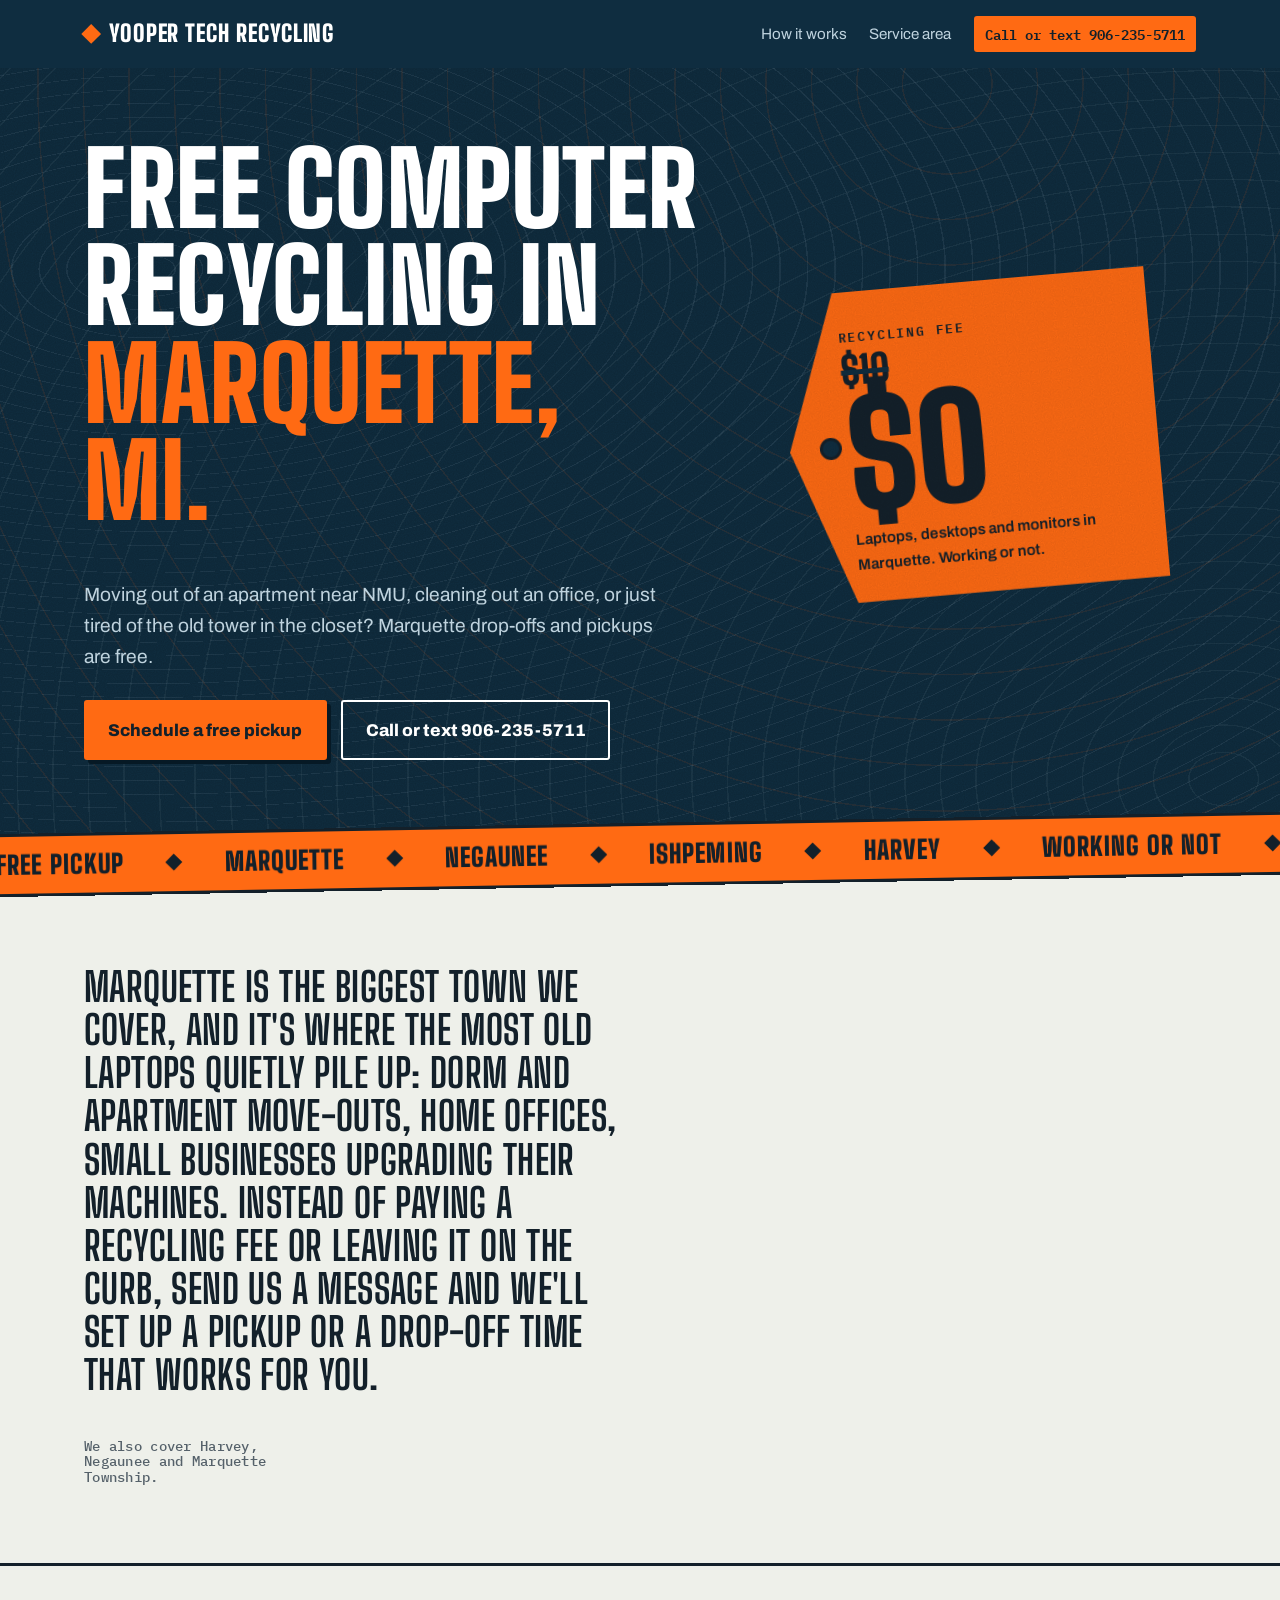
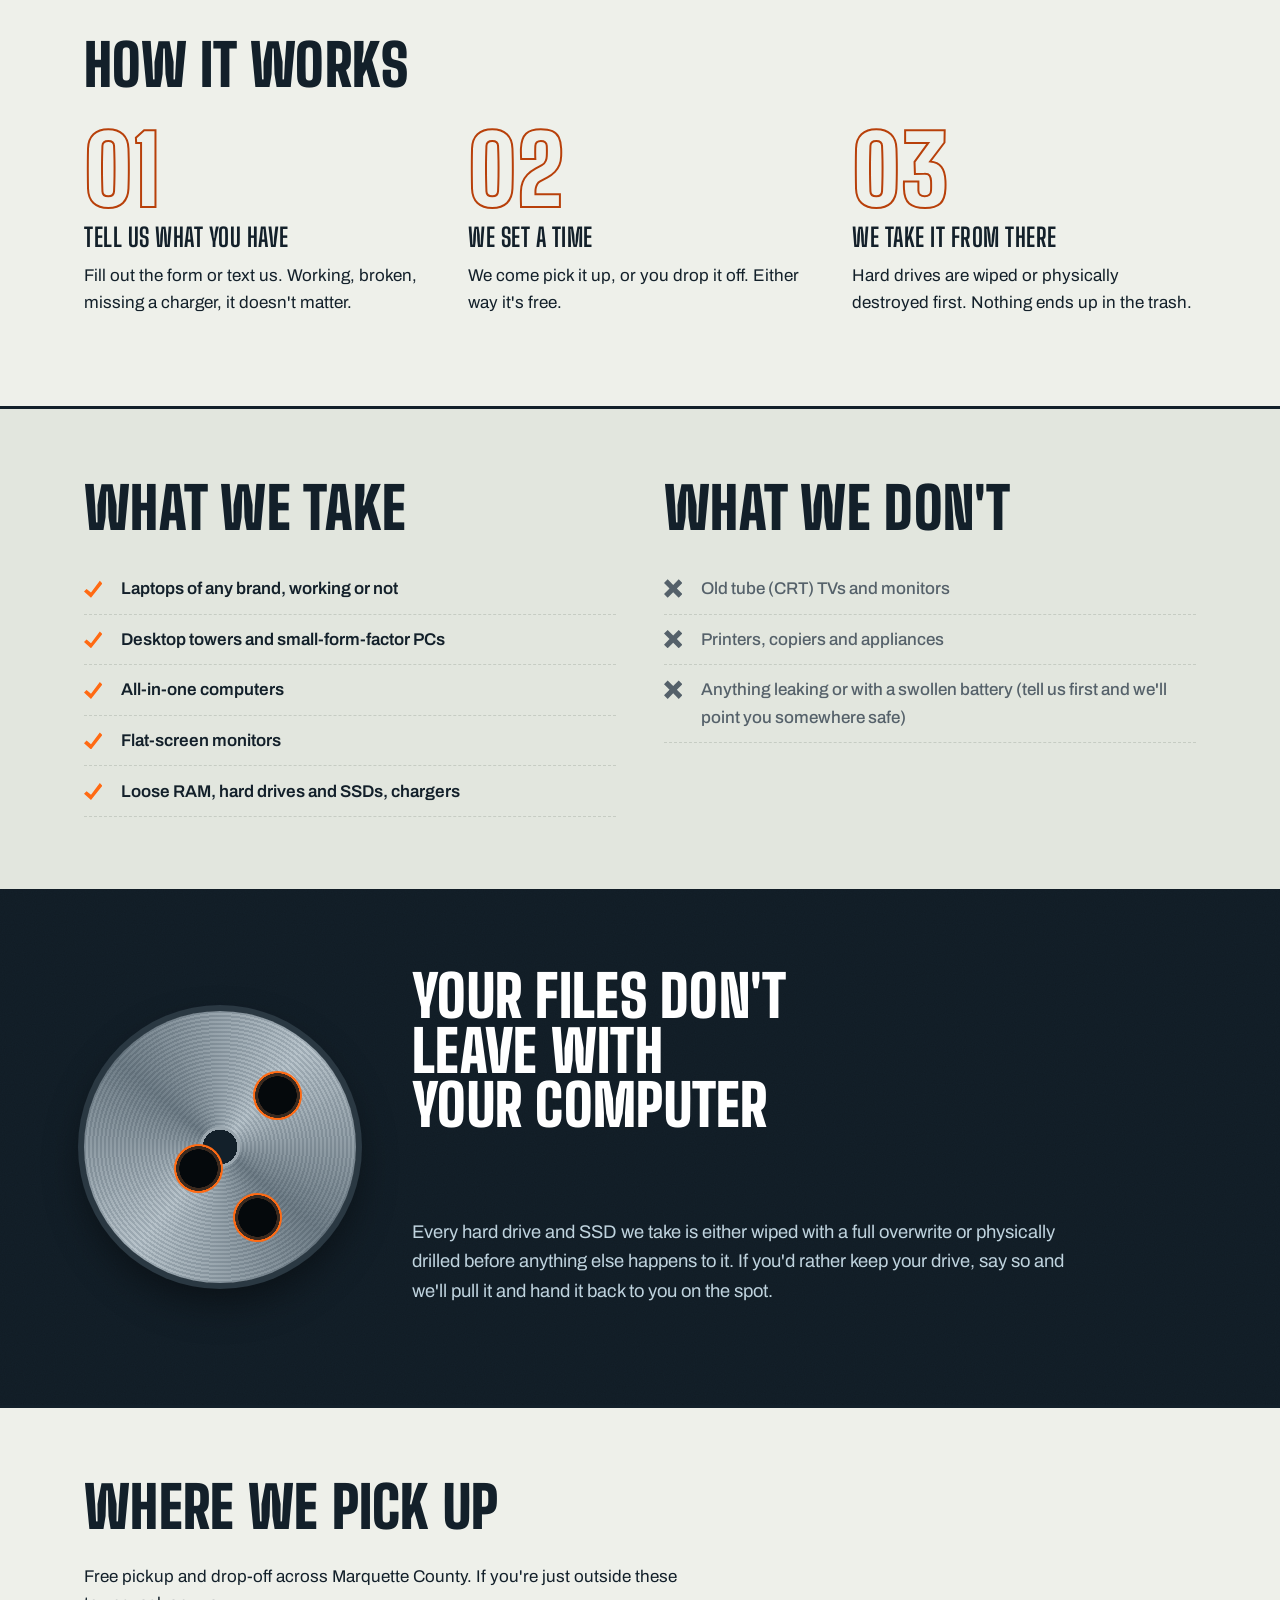
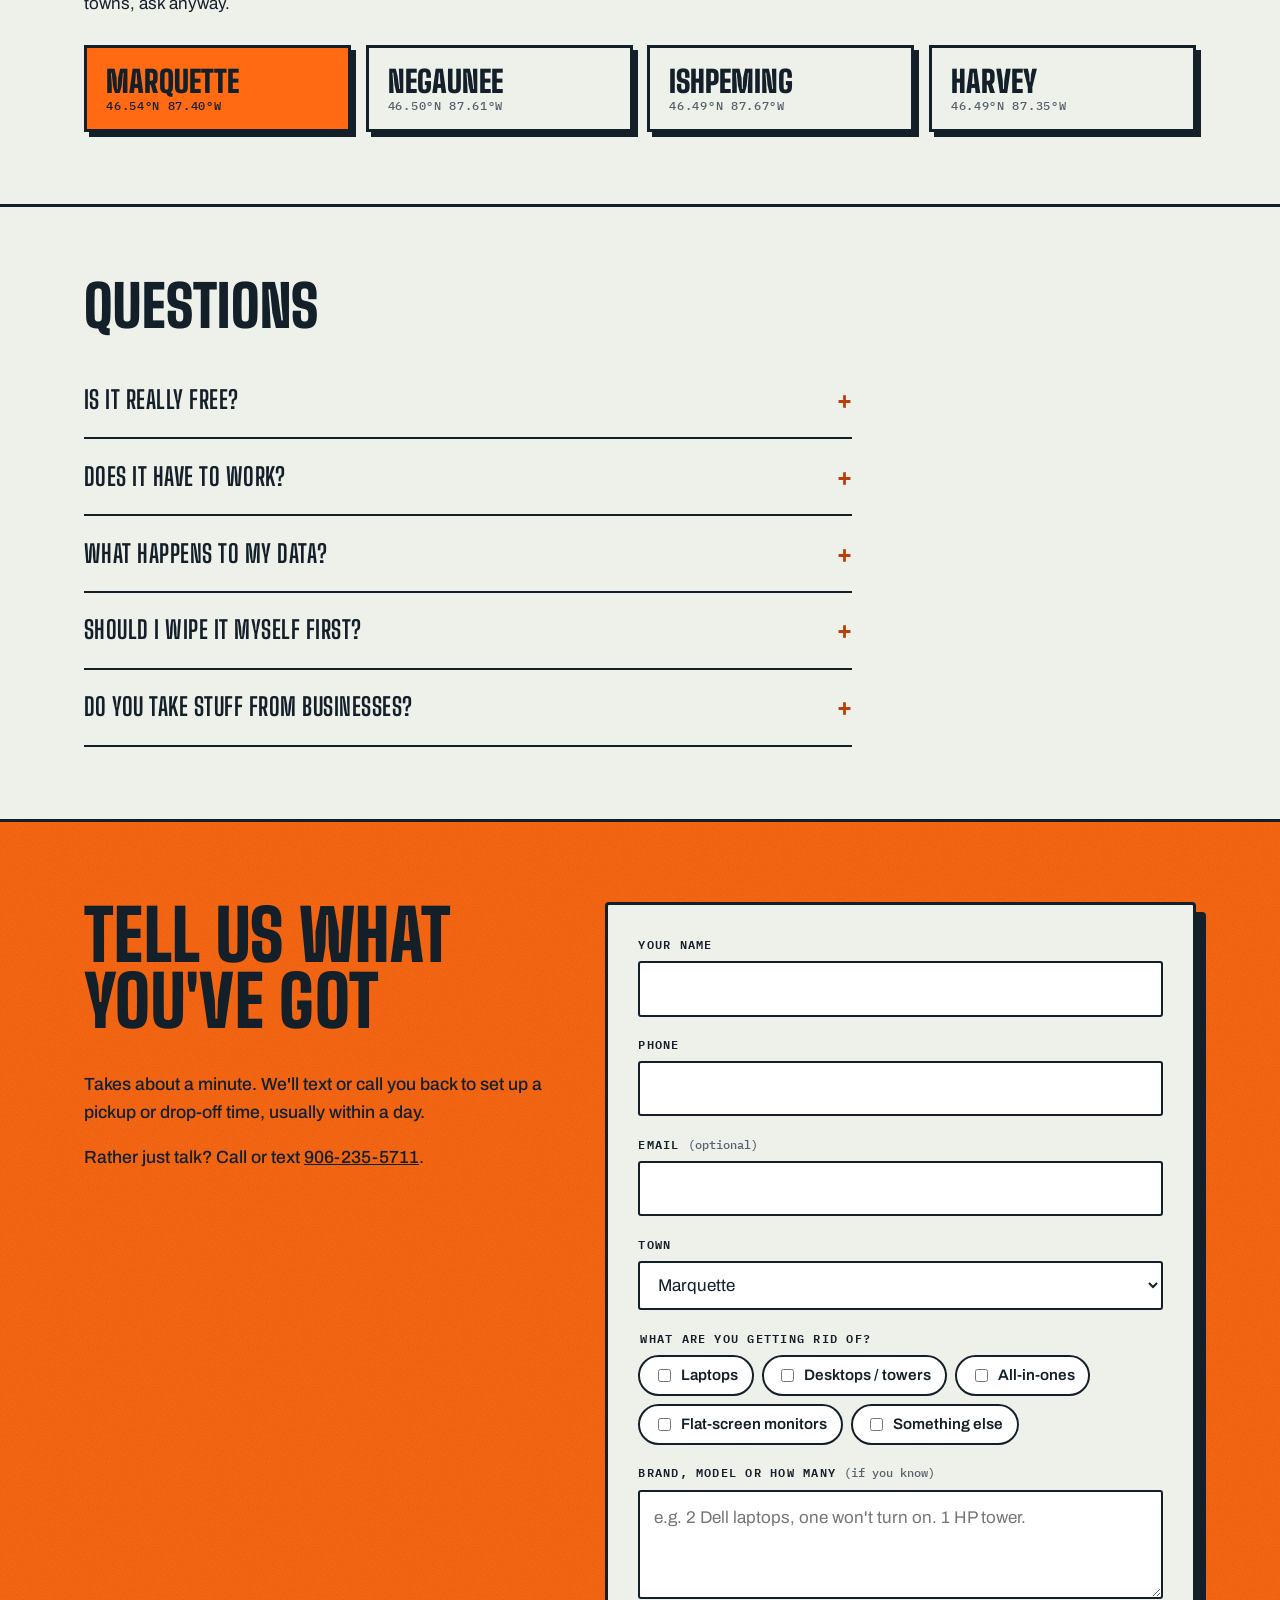
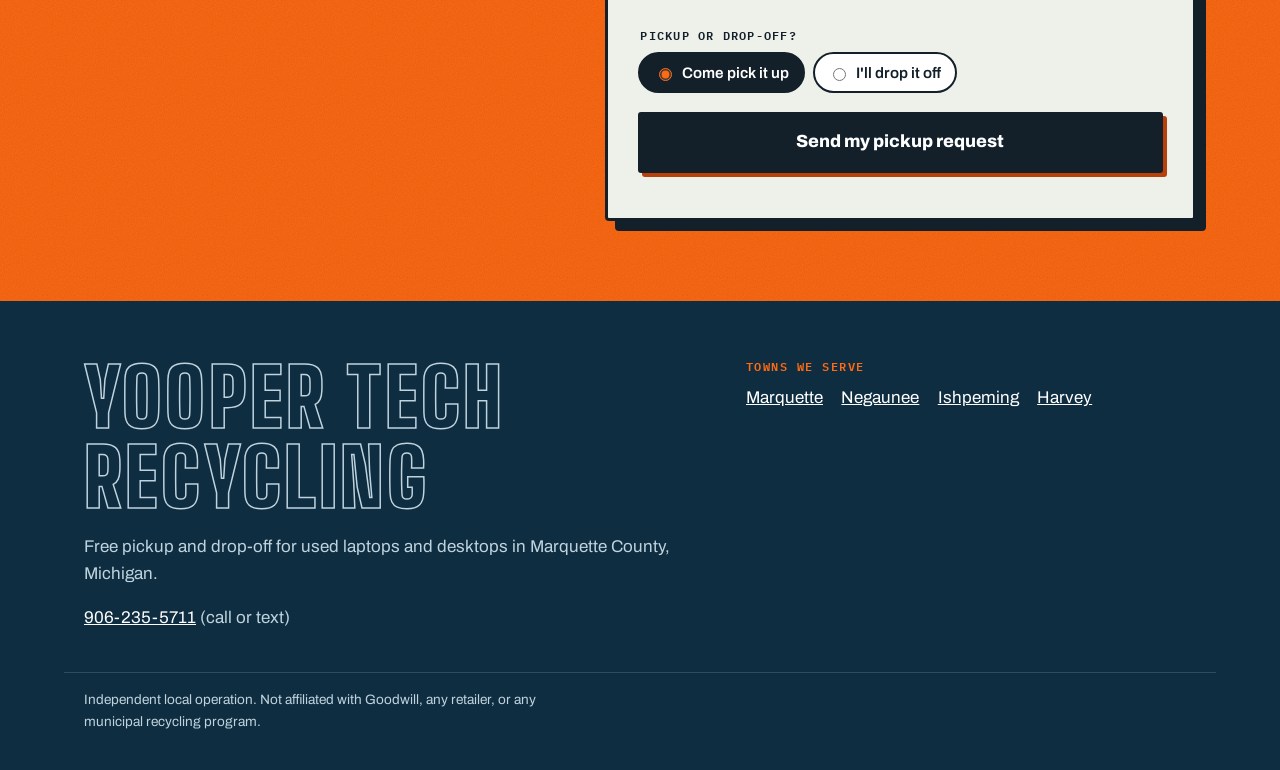
<file: marquette-mi/index.html>
<!doctype html>
<html lang="en">
<head>
<meta charset="utf-8">
<meta name="viewport" content="width=device-width, initial-scale=1">
<title>Free Computer & Laptop Recycling in Marquette, MI | Yooper Tech Recycling</title>
<meta name="description" content="Free pickup or drop-off for old laptops, desktops and monitors in Marquette, Michigan. Working or not. Hard drives wiped or destroyed.">
<link rel="canonical" href="https://yourdomain.com/marquette-mi/">

<meta property="og:type" content="website">
<meta property="og:title" content="Free Computer & Laptop Recycling in Marquette, MI | Yooper Tech Recycling">
<meta property="og:description" content="Free pickup or drop-off for old laptops, desktops and monitors in Marquette, Michigan. Working or not. Hard drives wiped or destroyed.">
<meta property="og:url" content="https://yourdomain.com/marquette-mi/">
<meta name="geo.region" content="US-MI">
<link rel="icon" href="../assets/favicon.svg" type="image/svg+xml">
<link rel="preconnect" href="https://fonts.googleapis.com"><link rel="preconnect" href="https://fonts.gstatic.com" crossorigin><link href="https://fonts.googleapis.com/css2?family=Archivo:wdth,wght@62..125,400..900&family=Big+Shoulders+Display:wght@700;900&family=IBM+Plex+Mono:wght@500;600&display=swap" rel="stylesheet">
<link rel="stylesheet" href="../css/style.css">
<script type="application/ld+json">{"@context": "https://schema.org", "@type": "LocalBusiness", "name": "Yooper Tech Recycling", "description": "Free pickup and drop-off for used laptops and desktops in Marquette County, Michigan. Hard drives are wiped or destroyed.", "url": "https://yourdomain.com/", "telephone": "+19062355711", "priceRange": "Free", "areaServed": [{"@type": "City", "name": "Marquette, MI"}, {"@type": "City", "name": "Negaunee, MI"}, {"@type": "City", "name": "Ishpeming, MI"}, {"@type": "City", "name": "Harvey, MI"}], "address": {"@type": "PostalAddress", "addressRegion": "MI", "addressCountry": "US"}}</script>
<script type="application/ld+json">{"@context": "https://schema.org", "@type": "FAQPage", "mainEntity": [{"@type": "Question", "name": "Is it really free?", "acceptedAnswer": {"@type": "Answer", "text": "Yes. No recycling fee, no pickup fee in Marquette. Working or not, there's no charge."}}, {"@type": "Question", "name": "Does it have to work?", "acceptedAnswer": {"@type": "Answer", "text": "No. Dead, cracked, water-damaged, missing a power cord: we still want it."}}, {"@type": "Question", "name": "What happens to my data?", "acceptedAnswer": {"@type": "Answer", "text": "Drives are wiped with a full overwrite or physically destroyed. If you want to keep your drive, we'll take it out and give it back to you before we leave."}}, {"@type": "Question", "name": "Should I wipe it myself first?", "acceptedAnswer": {"@type": "Answer", "text": "You're welcome to, and if it still turns on it's a good habit. But you don't have to. We handle it either way."}}, {"@type": "Question", "name": "Do you take stuff from businesses?", "acceptedAnswer": {"@type": "Answer", "text": "Yes. Offices, schools and shops upgrading a batch of machines can send us the count and we'll plan the pickup."}}]}</script>
<script type="application/ld+json">{"@context": "https://schema.org", "@type": "BreadcrumbList", "itemListElement": [{"@type": "ListItem", "position": 1, "name": "Home", "item": "https://yourdomain.com/"}, {"@type": "ListItem", "position": 2, "name": "Marquette, MI", "item": "https://yourdomain.com/marquette-mi/"}]}</script>
<script type="application/ld+json">{"@context": "https://schema.org", "@type": "Service", "serviceType": "Computer and laptop recycling pickup", "provider": {"@type": "LocalBusiness", "name": "Yooper Tech Recycling", "telephone": "+19062355711"}, "areaServed": {"@type": "City", "name": "Marquette, MI", "geo": {"@type": "GeoCoordinates", "latitude": 46.5436, "longitude": -87.3954}}, "offers": {"@type": "Offer", "price": "0", "priceCurrency": "USD"}}</script>
</head>
<body>
<a class="skip" href="#main">Skip to content</a>
<header class="top">
  <div class="wrap top-row">
    <a class="brand" href="../">Yooper Tech Recycling</a>
    <nav aria-label="Main">
      <a href="../#how">How it works</a>
      <a href="../#area">Service area</a>
      <a class="nav-call" href="tel:+19062355711">Call or text 906-235-5711</a>
    </nav>
  </div>
</header>
<main id="main">
<section class="hero">
  <div class="wrap hero-grid">
    <div class="hero-copy">
      <h1>Free computer recycling in <span>Marquette, MI.</span></h1>
      <p class="lede">Moving out of an apartment near NMU, cleaning out an office, or just tired of the old tower in the closet? Marquette drop-offs and pickups are free.</p>
      <div class="hero-cta">
        <a class="btn" href="#get">Schedule a free pickup</a>
        <a class="btn btn-ghost" href="tel:+19062355711">Call or text 906-235-5711</a>
      </div>
    </div>
    <div class="tag" aria-label="Recycling fee: not ten dollars, zero dollars">
      <div class="tag-hole" aria-hidden="true"></div>
      <p class="tag-label">Recycling fee</p>
      <p class="tag-old" aria-hidden="true">$10</p>
      <p class="tag-new" aria-hidden="true">$0</p>
      <p class="tag-note">Laptops, desktops and monitors in Marquette. Working or not.</p>
    </div>
  </div>
</section>
<div class="ticker" aria-hidden="true"><div class="ticker-track"><span>Free pickup</span><span>Marquette</span><span>Negaunee</span><span>Ishpeming</span><span>Harvey</span><span>Working or not</span><span>Drives wiped</span><span>Free pickup</span><span>Marquette</span><span>Negaunee</span><span>Ishpeming</span><span>Harvey</span><span>Working or not</span><span>Drives wiped</span></div></div>
<section class="why">
  <div class="wrap why-inner">
    <p>Marquette is the biggest town we cover, and it's where the most old laptops quietly pile up: dorm and apartment move-outs, home offices, small businesses upgrading their machines. Instead of paying a recycling fee or leaving it on the curb, send us a message and we'll set up a pickup or a drop-off time that works for you.</p>
    <p>We also cover Harvey, Negaunee and Marquette Township.</p>
  </div>
</section>
<section class="how" id="how">
  <div class="wrap">
    <h2>How it works</h2>
    <ol class="steps">
      <li><h3>Tell us what you have</h3><p>Fill out the form or text us. Working, broken, missing a charger, it doesn't matter.</p></li>
      <li><h3>We set a time</h3><p>We come pick it up, or you drop it off. Either way it's free.</p></li>
      <li><h3>We take it from there</h3><p>Hard drives are wiped or physically destroyed first. Nothing ends up in the trash.</p></li>
    </ol>
  </div>
</section>
<section class="take">
  <div class="wrap take-grid">
    <div>
      <h2>What we take</h2>
      <ul class="plain">
        <li>Laptops of any brand, working or not</li>
        <li>Desktop towers and small-form-factor PCs</li>
        <li>All-in-one computers</li>
        <li>Flat-screen monitors</li>
        <li>Loose RAM, hard drives and SSDs, chargers</li>
      </ul>
    </div>
    <div>
      <h2>What we don't</h2>
      <ul class="plain muted">
        <li>Old tube (CRT) TVs and monitors</li>
        <li>Printers, copiers and appliances</li>
        <li>Anything leaking or with a swollen battery (tell us first and we'll point you somewhere safe)</li>
      </ul>
    </div>
  </div>
</section>
<section class="data">
  <div class="wrap data-inner">
    <div class="platter" aria-hidden="true"><i></i></div>
    <h2>Your files don't leave with your computer</h2>
    <p>Every hard drive and SSD we take is either wiped with a full overwrite or physically drilled before anything else happens to it. If you'd rather keep your drive, say so and we'll pull it and hand it back to you on the spot.</p>
  </div>
</section>
<section class="area" id="area">
  <div class="wrap">
    <h2>Where we pick up</h2>
    <p>Free pickup and drop-off across Marquette County. If you're just outside these towns, ask anyway.</p>
    <ul class="towns"><li><strong>Marquette<small>46.54°N 87.40°W</small></strong></li><li><a href="../negaunee-mi/">Negaunee<small>46.50°N 87.61°W</small></a></li><li><a href="../ishpeming-mi/">Ishpeming<small>46.49°N 87.67°W</small></a></li><li><a href="../harvey-mi/">Harvey<small>46.49°N 87.35°W</small></a></li></ul>
  </div>
</section>
<section class="faq" id="faq">
  <div class="wrap faq-inner">
    <h2>Questions</h2>
    <details><summary>Is it really free?</summary><p>Yes. No recycling fee, no pickup fee in Marquette. Working or not, there's no charge.</p></details>
<details><summary>Does it have to work?</summary><p>No. Dead, cracked, water-damaged, missing a power cord: we still want it.</p></details>
<details><summary>What happens to my data?</summary><p>Drives are wiped with a full overwrite or physically destroyed. If you want to keep your drive, we'll take it out and give it back to you before we leave.</p></details>
<details><summary>Should I wipe it myself first?</summary><p>You're welcome to, and if it still turns on it's a good habit. But you don't have to. We handle it either way.</p></details>
<details><summary>Do you take stuff from businesses?</summary><p>Yes. Offices, schools and shops upgrading a batch of machines can send us the count and we'll plan the pickup.</p></details>
  </div>
</section>
<section class="get" id="get">
  <div class="wrap get-grid">
    <div class="get-copy">
      <h2>Tell us what you've got</h2>
      <p>Takes about a minute. We'll text or call you back to set up a pickup or drop-off time, usually within a day.</p>
      <p class="get-alt">Rather just talk? Call or text <a href="tel:+19062355711">906-235-5711</a>.</p>
    </div>
    <form class="lead" id="lead" novalidate>
      <div class="field"><label for="f-name">Your name</label><input id="f-name" name="name" autocomplete="name" required></div>
      <div class="field"><label for="f-phone">Phone</label><input id="f-phone" name="phone" type="tel" autocomplete="tel" required></div>
      <div class="field"><label for="f-email">Email <span class="opt">(optional)</span></label><input id="f-email" name="email" type="email" autocomplete="email"></div>
      <div class="field"><label for="f-town">Town</label>
        <select id="f-town" name="town" required><option value="">Choose your town</option><option selected>Marquette</option><option>Negaunee</option><option>Ishpeming</option><option>Harvey</option><option>Somewhere else nearby</option></select></div>
      <fieldset class="field">
        <legend>What are you getting rid of?</legend>
        <div class="checks">
          <label><input type="checkbox" name="items" value="Laptop"> Laptops</label>
          <label><input type="checkbox" name="items" value="Desktop"> Desktops / towers</label>
          <label><input type="checkbox" name="items" value="All-in-one"> All-in-ones</label>
          <label><input type="checkbox" name="items" value="Flat-screen monitor"> Flat-screen monitors</label>
          <label><input type="checkbox" name="items" value="Other"> Something else</label>
        </div>
      </fieldset>
      <div class="field"><label for="f-details">Brand, model or how many <span class="opt">(if you know)</span></label><textarea id="f-details" name="details" rows="3" placeholder="e.g. 2 Dell laptops, one won't turn on. 1 HP tower."></textarea></div>
      <fieldset class="field">
        <legend>Pickup or drop-off?</legend>
        <div class="checks">
          <label><input type="radio" name="handoff" value="Pickup" checked> Come pick it up</label>
          <label><input type="radio" name="handoff" value="Drop-off"> I'll drop it off</label>
        </div>
      </fieldset>
      <div class="hp" aria-hidden="true"><label>Leave this empty<input name="company" tabindex="-1" autocomplete="off"></label></div>
      <button class="btn" type="submit">Send my pickup request</button>
      <p class="form-msg" id="form-msg" role="status" aria-live="polite"></p>
    </form>
  </div>
</section></main>
<footer class="foot">
  <div class="wrap foot-grid">
    <div>
      <p class="brand">Yooper Tech Recycling</p>
      <p>Free pickup and drop-off for used laptops and desktops in Marquette County, Michigan.</p>
      <p><a href="tel:+19062355711">906-235-5711</a> (call or text)</p>
    </div>
    <div>
      <p class="foot-h">Towns we serve</p>
      <p class="foot-towns"><a href="../marquette-mi/">Marquette</a> <a href="../negaunee-mi/">Negaunee</a> <a href="../ishpeming-mi/">Ishpeming</a> <a href="../harvey-mi/">Harvey</a></p>
    </div>
  </div>
  <div class="wrap foot-small"><p>Independent local operation. Not affiliated with Goodwill, any retailer, or any municipal recycling program.</p></div>
</footer>
<script src="../js/config.js"></script>
<script src="../js/form.js"></script>
</body>
</html>
</file>
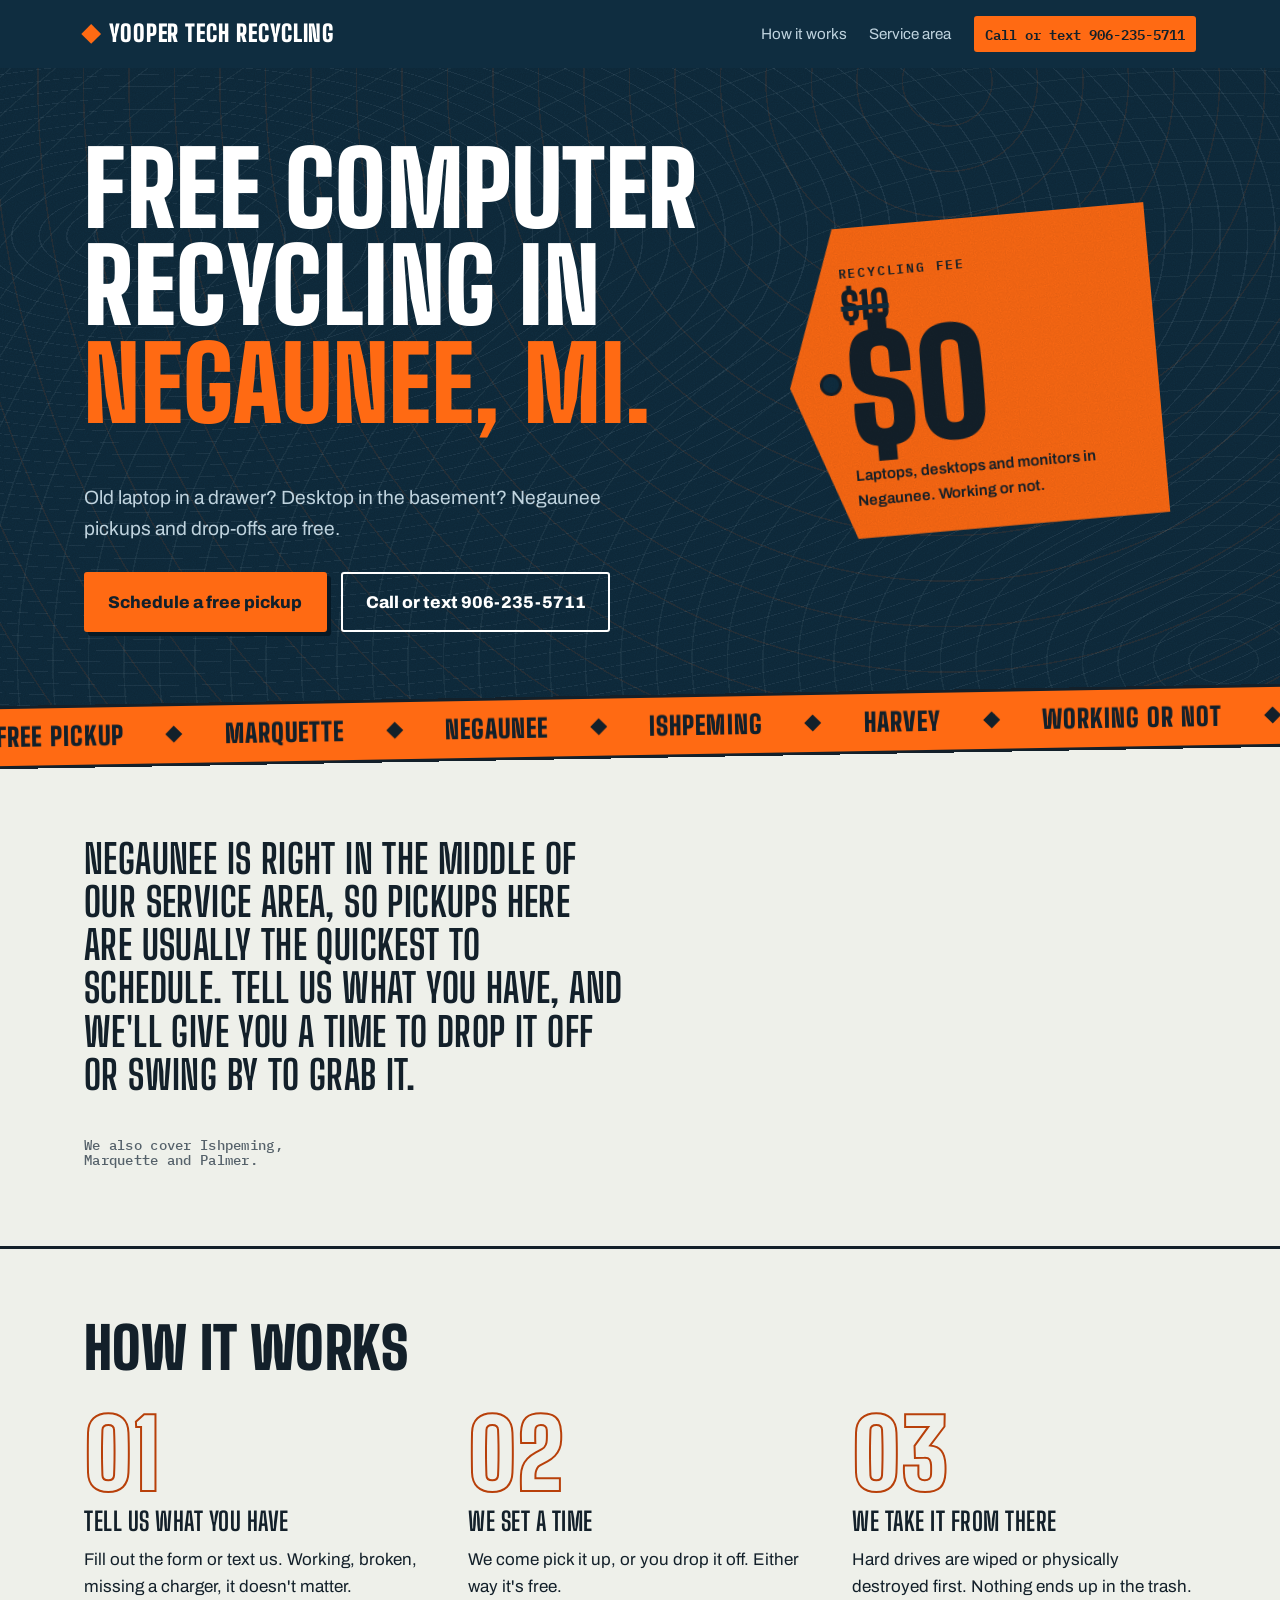
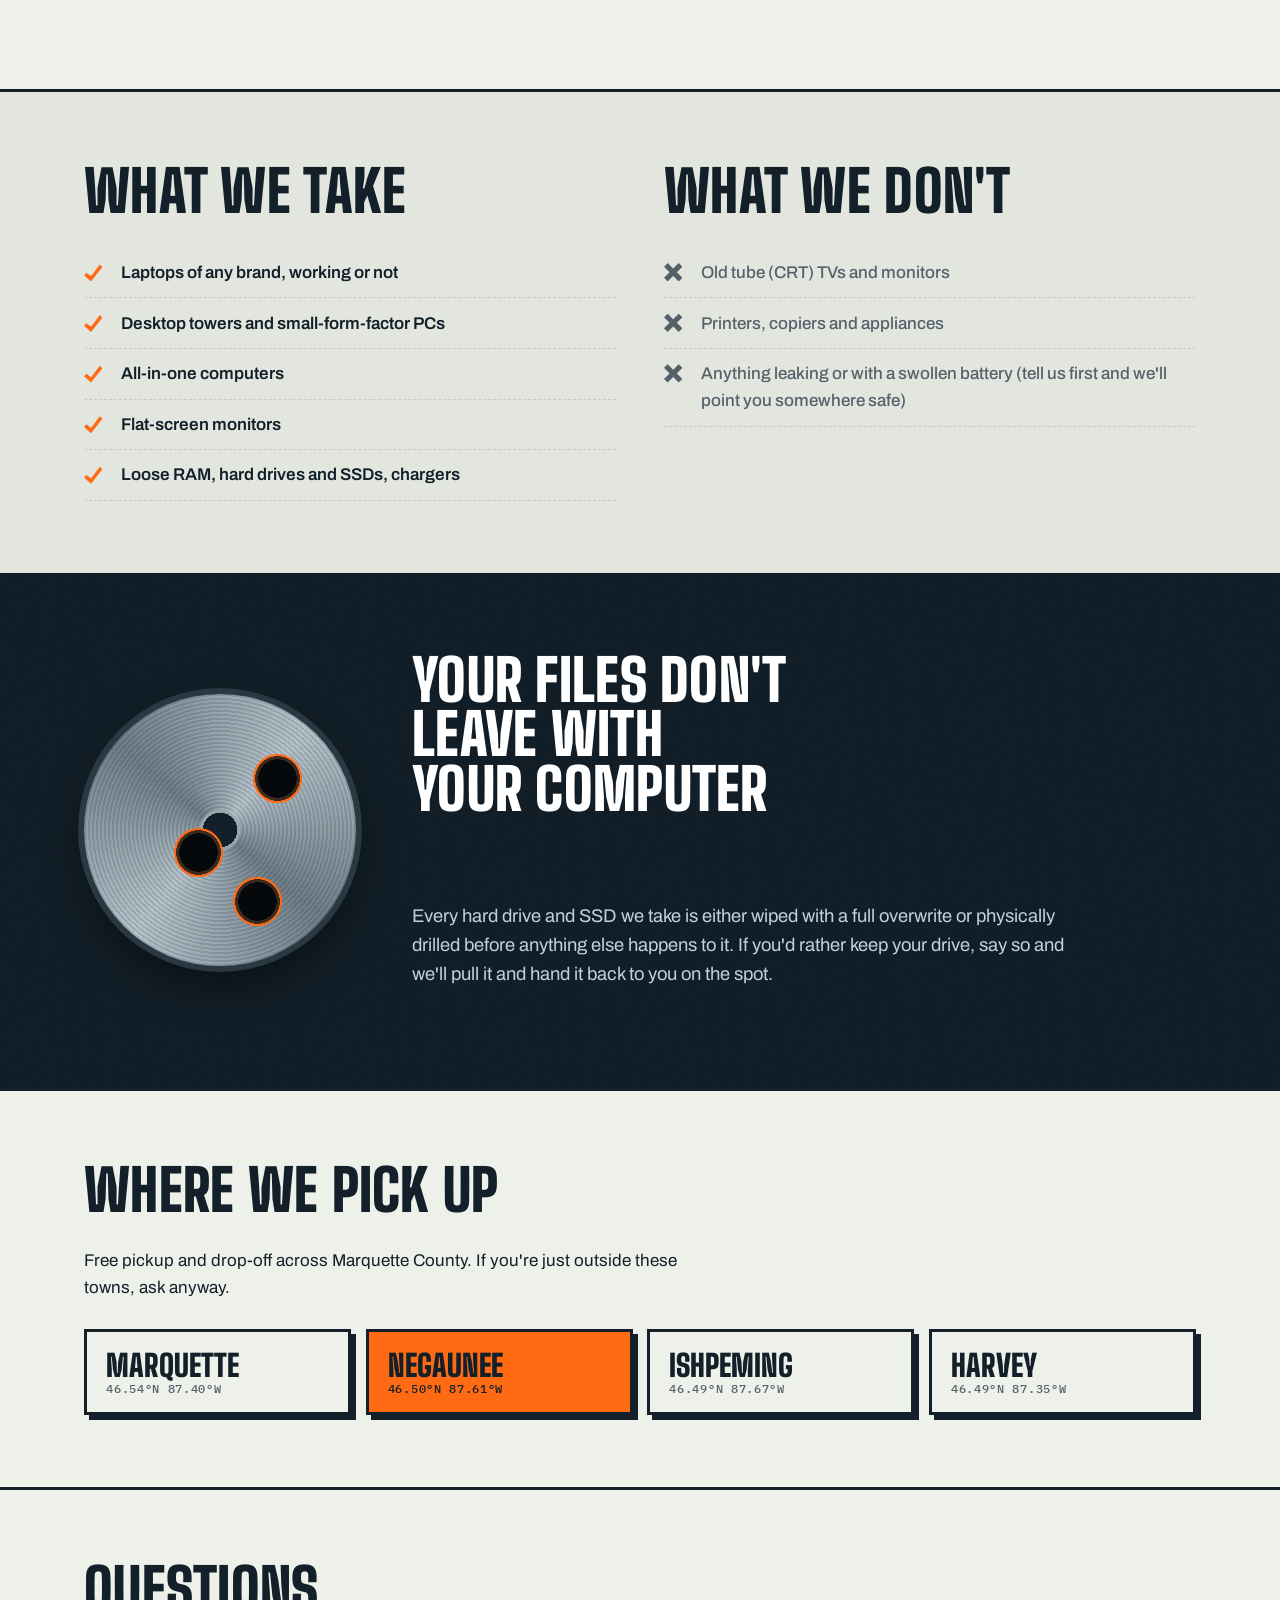
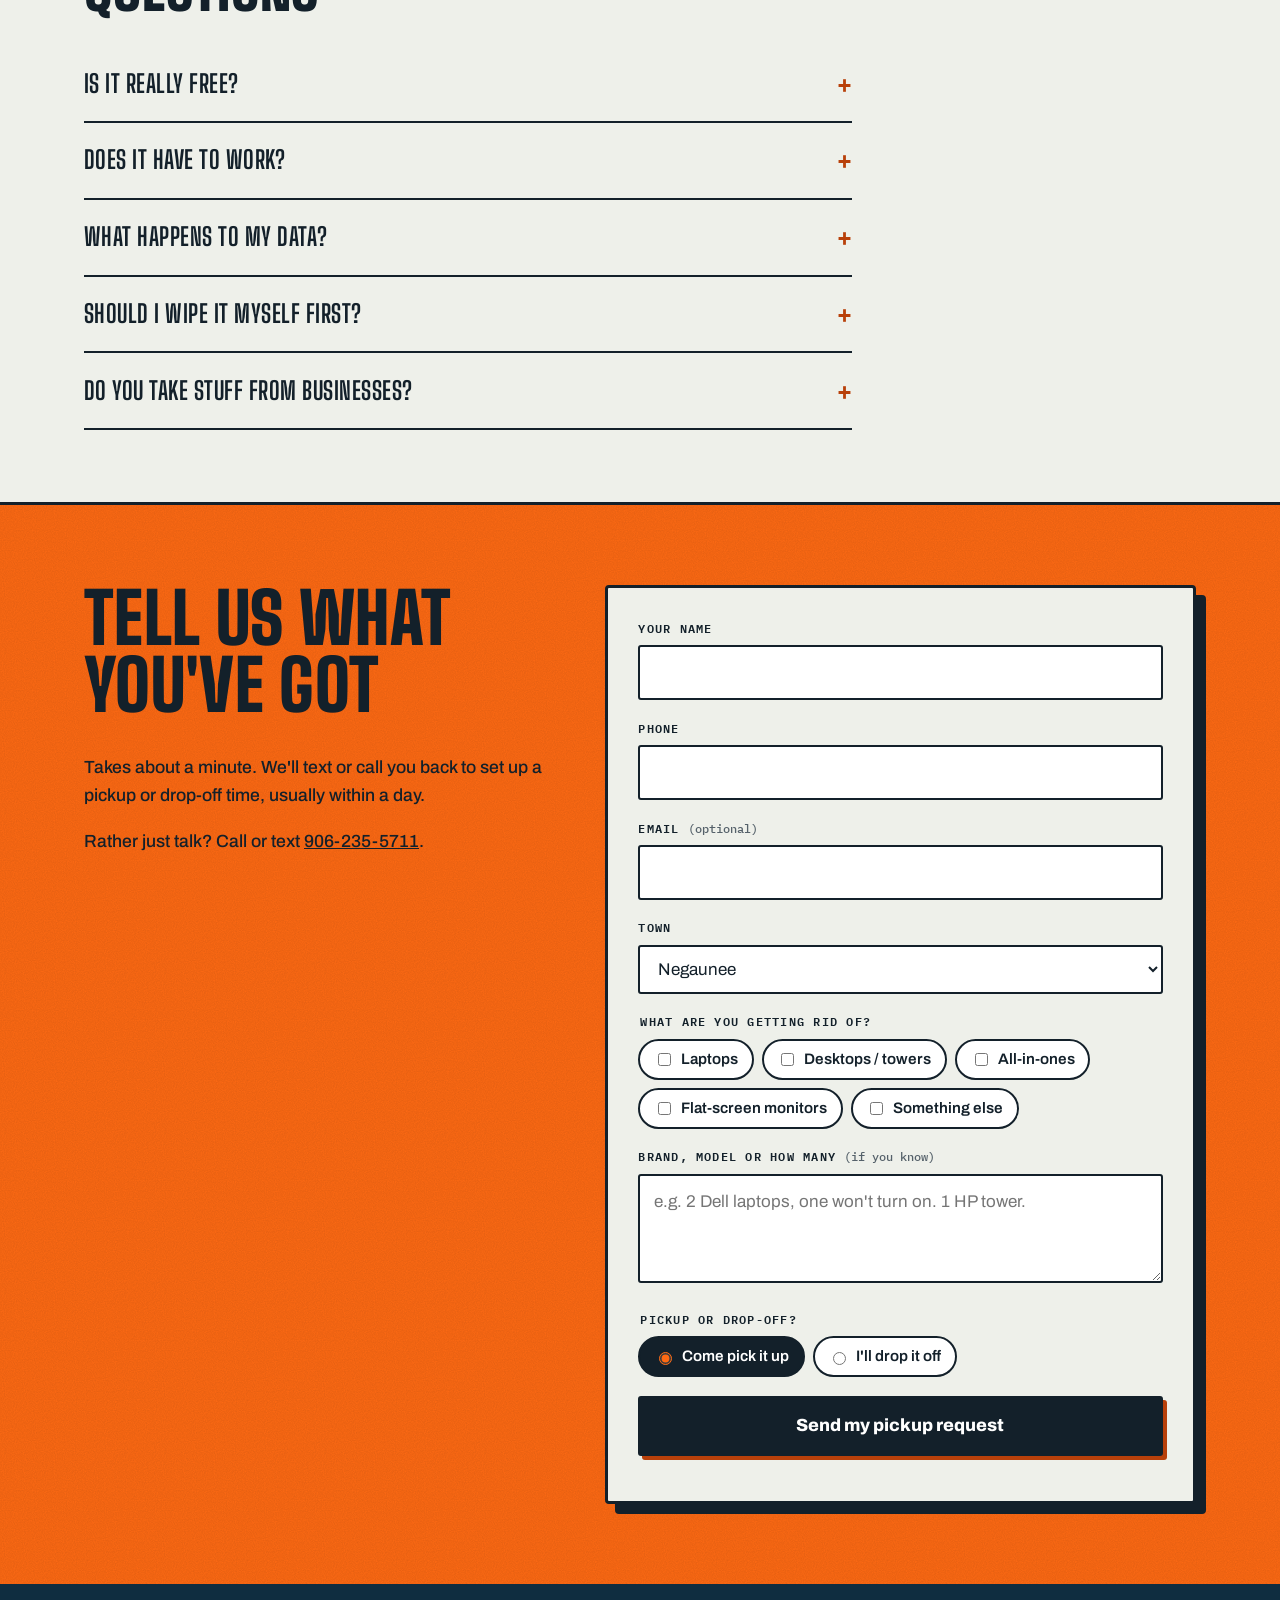
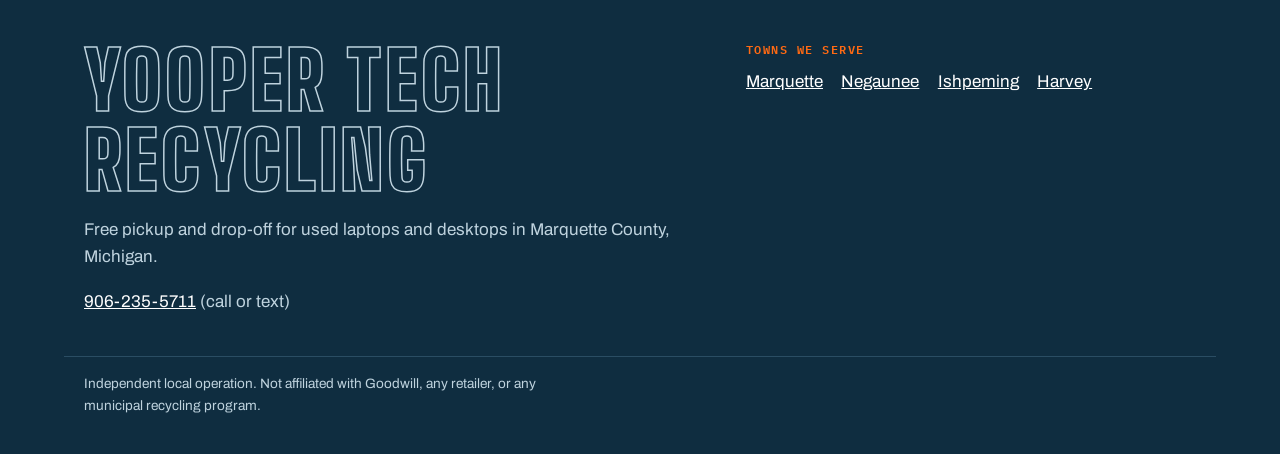
<file: negaunee-mi/index.html>
<!doctype html>
<html lang="en">
<head>
<meta charset="utf-8">
<meta name="viewport" content="width=device-width, initial-scale=1">
<title>Free Computer & Laptop Recycling in Negaunee, MI | Yooper Tech Recycling</title>
<meta name="description" content="Free pickup or drop-off for old laptops, desktops and monitors in Negaunee, Michigan. Working or not. Hard drives wiped or destroyed.">
<link rel="canonical" href="https://yourdomain.com/negaunee-mi/">

<meta property="og:type" content="website">
<meta property="og:title" content="Free Computer & Laptop Recycling in Negaunee, MI | Yooper Tech Recycling">
<meta property="og:description" content="Free pickup or drop-off for old laptops, desktops and monitors in Negaunee, Michigan. Working or not. Hard drives wiped or destroyed.">
<meta property="og:url" content="https://yourdomain.com/negaunee-mi/">
<meta name="geo.region" content="US-MI">
<link rel="icon" href="../assets/favicon.svg" type="image/svg+xml">
<link rel="preconnect" href="https://fonts.googleapis.com"><link rel="preconnect" href="https://fonts.gstatic.com" crossorigin><link href="https://fonts.googleapis.com/css2?family=Archivo:wdth,wght@62..125,400..900&family=Big+Shoulders+Display:wght@700;900&family=IBM+Plex+Mono:wght@500;600&display=swap" rel="stylesheet">
<link rel="stylesheet" href="../css/style.css">
<script type="application/ld+json">{"@context": "https://schema.org", "@type": "LocalBusiness", "name": "Yooper Tech Recycling", "description": "Free pickup and drop-off for used laptops and desktops in Marquette County, Michigan. Hard drives are wiped or destroyed.", "url": "https://yourdomain.com/", "telephone": "+19062355711", "priceRange": "Free", "areaServed": [{"@type": "City", "name": "Marquette, MI"}, {"@type": "City", "name": "Negaunee, MI"}, {"@type": "City", "name": "Ishpeming, MI"}, {"@type": "City", "name": "Harvey, MI"}], "address": {"@type": "PostalAddress", "addressRegion": "MI", "addressCountry": "US"}}</script>
<script type="application/ld+json">{"@context": "https://schema.org", "@type": "FAQPage", "mainEntity": [{"@type": "Question", "name": "Is it really free?", "acceptedAnswer": {"@type": "Answer", "text": "Yes. No recycling fee, no pickup fee in Negaunee. Working or not, there's no charge."}}, {"@type": "Question", "name": "Does it have to work?", "acceptedAnswer": {"@type": "Answer", "text": "No. Dead, cracked, water-damaged, missing a power cord: we still want it."}}, {"@type": "Question", "name": "What happens to my data?", "acceptedAnswer": {"@type": "Answer", "text": "Drives are wiped with a full overwrite or physically destroyed. If you want to keep your drive, we'll take it out and give it back to you before we leave."}}, {"@type": "Question", "name": "Should I wipe it myself first?", "acceptedAnswer": {"@type": "Answer", "text": "You're welcome to, and if it still turns on it's a good habit. But you don't have to. We handle it either way."}}, {"@type": "Question", "name": "Do you take stuff from businesses?", "acceptedAnswer": {"@type": "Answer", "text": "Yes. Offices, schools and shops upgrading a batch of machines can send us the count and we'll plan the pickup."}}]}</script>
<script type="application/ld+json">{"@context": "https://schema.org", "@type": "BreadcrumbList", "itemListElement": [{"@type": "ListItem", "position": 1, "name": "Home", "item": "https://yourdomain.com/"}, {"@type": "ListItem", "position": 2, "name": "Negaunee, MI", "item": "https://yourdomain.com/negaunee-mi/"}]}</script>
<script type="application/ld+json">{"@context": "https://schema.org", "@type": "Service", "serviceType": "Computer and laptop recycling pickup", "provider": {"@type": "LocalBusiness", "name": "Yooper Tech Recycling", "telephone": "+19062355711"}, "areaServed": {"@type": "City", "name": "Negaunee, MI", "geo": {"@type": "GeoCoordinates", "latitude": 46.4991, "longitude": -87.6118}}, "offers": {"@type": "Offer", "price": "0", "priceCurrency": "USD"}}</script>
</head>
<body>
<a class="skip" href="#main">Skip to content</a>
<header class="top">
  <div class="wrap top-row">
    <a class="brand" href="../">Yooper Tech Recycling</a>
    <nav aria-label="Main">
      <a href="../#how">How it works</a>
      <a href="../#area">Service area</a>
      <a class="nav-call" href="tel:+19062355711">Call or text 906-235-5711</a>
    </nav>
  </div>
</header>
<main id="main">
<section class="hero">
  <div class="wrap hero-grid">
    <div class="hero-copy">
      <h1>Free computer recycling in <span>Negaunee, MI.</span></h1>
      <p class="lede">Old laptop in a drawer? Desktop in the basement? Negaunee pickups and drop-offs are free.</p>
      <div class="hero-cta">
        <a class="btn" href="#get">Schedule a free pickup</a>
        <a class="btn btn-ghost" href="tel:+19062355711">Call or text 906-235-5711</a>
      </div>
    </div>
    <div class="tag" aria-label="Recycling fee: not ten dollars, zero dollars">
      <div class="tag-hole" aria-hidden="true"></div>
      <p class="tag-label">Recycling fee</p>
      <p class="tag-old" aria-hidden="true">$10</p>
      <p class="tag-new" aria-hidden="true">$0</p>
      <p class="tag-note">Laptops, desktops and monitors in Negaunee. Working or not.</p>
    </div>
  </div>
</section>
<div class="ticker" aria-hidden="true"><div class="ticker-track"><span>Free pickup</span><span>Marquette</span><span>Negaunee</span><span>Ishpeming</span><span>Harvey</span><span>Working or not</span><span>Drives wiped</span><span>Free pickup</span><span>Marquette</span><span>Negaunee</span><span>Ishpeming</span><span>Harvey</span><span>Working or not</span><span>Drives wiped</span></div></div>
<section class="why">
  <div class="wrap why-inner">
    <p>Negaunee is right in the middle of our service area, so pickups here are usually the quickest to schedule. Tell us what you have, and we'll give you a time to drop it off or swing by to grab it.</p>
    <p>We also cover Ishpeming, Marquette and Palmer.</p>
  </div>
</section>
<section class="how" id="how">
  <div class="wrap">
    <h2>How it works</h2>
    <ol class="steps">
      <li><h3>Tell us what you have</h3><p>Fill out the form or text us. Working, broken, missing a charger, it doesn't matter.</p></li>
      <li><h3>We set a time</h3><p>We come pick it up, or you drop it off. Either way it's free.</p></li>
      <li><h3>We take it from there</h3><p>Hard drives are wiped or physically destroyed first. Nothing ends up in the trash.</p></li>
    </ol>
  </div>
</section>
<section class="take">
  <div class="wrap take-grid">
    <div>
      <h2>What we take</h2>
      <ul class="plain">
        <li>Laptops of any brand, working or not</li>
        <li>Desktop towers and small-form-factor PCs</li>
        <li>All-in-one computers</li>
        <li>Flat-screen monitors</li>
        <li>Loose RAM, hard drives and SSDs, chargers</li>
      </ul>
    </div>
    <div>
      <h2>What we don't</h2>
      <ul class="plain muted">
        <li>Old tube (CRT) TVs and monitors</li>
        <li>Printers, copiers and appliances</li>
        <li>Anything leaking or with a swollen battery (tell us first and we'll point you somewhere safe)</li>
      </ul>
    </div>
  </div>
</section>
<section class="data">
  <div class="wrap data-inner">
    <div class="platter" aria-hidden="true"><i></i></div>
    <h2>Your files don't leave with your computer</h2>
    <p>Every hard drive and SSD we take is either wiped with a full overwrite or physically drilled before anything else happens to it. If you'd rather keep your drive, say so and we'll pull it and hand it back to you on the spot.</p>
  </div>
</section>
<section class="area" id="area">
  <div class="wrap">
    <h2>Where we pick up</h2>
    <p>Free pickup and drop-off across Marquette County. If you're just outside these towns, ask anyway.</p>
    <ul class="towns"><li><a href="../marquette-mi/">Marquette<small>46.54°N 87.40°W</small></a></li><li><strong>Negaunee<small>46.50°N 87.61°W</small></strong></li><li><a href="../ishpeming-mi/">Ishpeming<small>46.49°N 87.67°W</small></a></li><li><a href="../harvey-mi/">Harvey<small>46.49°N 87.35°W</small></a></li></ul>
  </div>
</section>
<section class="faq" id="faq">
  <div class="wrap faq-inner">
    <h2>Questions</h2>
    <details><summary>Is it really free?</summary><p>Yes. No recycling fee, no pickup fee in Negaunee. Working or not, there's no charge.</p></details>
<details><summary>Does it have to work?</summary><p>No. Dead, cracked, water-damaged, missing a power cord: we still want it.</p></details>
<details><summary>What happens to my data?</summary><p>Drives are wiped with a full overwrite or physically destroyed. If you want to keep your drive, we'll take it out and give it back to you before we leave.</p></details>
<details><summary>Should I wipe it myself first?</summary><p>You're welcome to, and if it still turns on it's a good habit. But you don't have to. We handle it either way.</p></details>
<details><summary>Do you take stuff from businesses?</summary><p>Yes. Offices, schools and shops upgrading a batch of machines can send us the count and we'll plan the pickup.</p></details>
  </div>
</section>
<section class="get" id="get">
  <div class="wrap get-grid">
    <div class="get-copy">
      <h2>Tell us what you've got</h2>
      <p>Takes about a minute. We'll text or call you back to set up a pickup or drop-off time, usually within a day.</p>
      <p class="get-alt">Rather just talk? Call or text <a href="tel:+19062355711">906-235-5711</a>.</p>
    </div>
    <form class="lead" id="lead" novalidate>
      <div class="field"><label for="f-name">Your name</label><input id="f-name" name="name" autocomplete="name" required></div>
      <div class="field"><label for="f-phone">Phone</label><input id="f-phone" name="phone" type="tel" autocomplete="tel" required></div>
      <div class="field"><label for="f-email">Email <span class="opt">(optional)</span></label><input id="f-email" name="email" type="email" autocomplete="email"></div>
      <div class="field"><label for="f-town">Town</label>
        <select id="f-town" name="town" required><option value="">Choose your town</option><option>Marquette</option><option selected>Negaunee</option><option>Ishpeming</option><option>Harvey</option><option>Somewhere else nearby</option></select></div>
      <fieldset class="field">
        <legend>What are you getting rid of?</legend>
        <div class="checks">
          <label><input type="checkbox" name="items" value="Laptop"> Laptops</label>
          <label><input type="checkbox" name="items" value="Desktop"> Desktops / towers</label>
          <label><input type="checkbox" name="items" value="All-in-one"> All-in-ones</label>
          <label><input type="checkbox" name="items" value="Flat-screen monitor"> Flat-screen monitors</label>
          <label><input type="checkbox" name="items" value="Other"> Something else</label>
        </div>
      </fieldset>
      <div class="field"><label for="f-details">Brand, model or how many <span class="opt">(if you know)</span></label><textarea id="f-details" name="details" rows="3" placeholder="e.g. 2 Dell laptops, one won't turn on. 1 HP tower."></textarea></div>
      <fieldset class="field">
        <legend>Pickup or drop-off?</legend>
        <div class="checks">
          <label><input type="radio" name="handoff" value="Pickup" checked> Come pick it up</label>
          <label><input type="radio" name="handoff" value="Drop-off"> I'll drop it off</label>
        </div>
      </fieldset>
      <div class="hp" aria-hidden="true"><label>Leave this empty<input name="company" tabindex="-1" autocomplete="off"></label></div>
      <button class="btn" type="submit">Send my pickup request</button>
      <p class="form-msg" id="form-msg" role="status" aria-live="polite"></p>
    </form>
  </div>
</section></main>
<footer class="foot">
  <div class="wrap foot-grid">
    <div>
      <p class="brand">Yooper Tech Recycling</p>
      <p>Free pickup and drop-off for used laptops and desktops in Marquette County, Michigan.</p>
      <p><a href="tel:+19062355711">906-235-5711</a> (call or text)</p>
    </div>
    <div>
      <p class="foot-h">Towns we serve</p>
      <p class="foot-towns"><a href="../marquette-mi/">Marquette</a> <a href="../negaunee-mi/">Negaunee</a> <a href="../ishpeming-mi/">Ishpeming</a> <a href="../harvey-mi/">Harvey</a></p>
    </div>
  </div>
  <div class="wrap foot-small"><p>Independent local operation. Not affiliated with Goodwill, any retailer, or any municipal recycling program.</p></div>
</footer>
<script src="../js/config.js"></script>
<script src="../js/form.js"></script>
</body>
</html>
</file>
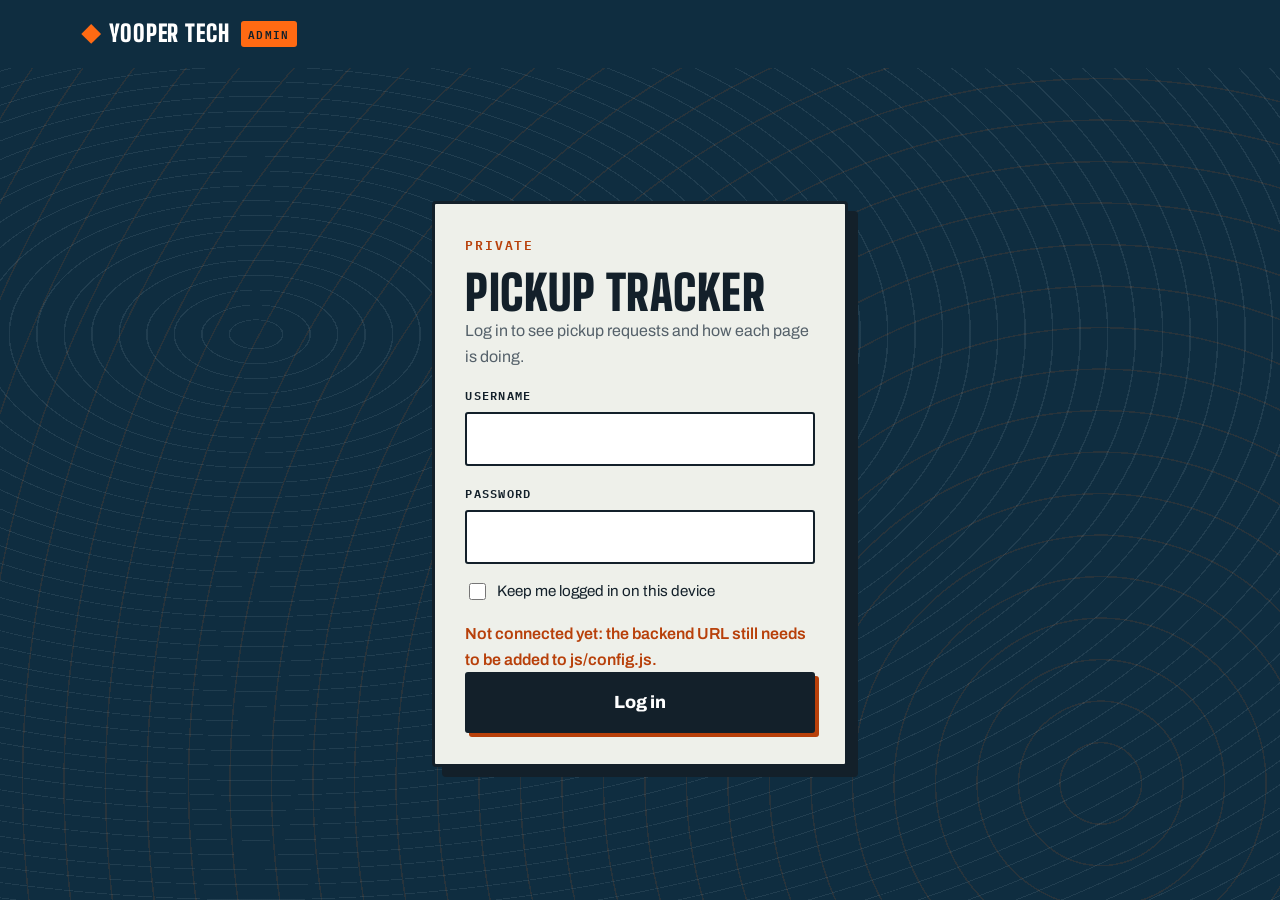
<file: admin.html>
<!doctype html>
<html lang="en">
<head>
<meta charset="utf-8">
<meta name="viewport" content="width=device-width, initial-scale=1">
<title>Yooper Tech Admin</title>
<meta name="robots" content="noindex, nofollow">
<link rel="icon" href="assets/favicon.svg" type="image/svg+xml">
<link rel="preconnect" href="https://fonts.googleapis.com"><link rel="preconnect" href="https://fonts.gstatic.com" crossorigin><link href="https://fonts.googleapis.com/css2?family=Archivo:wdth,wght@62..125,400..900&family=Big+Shoulders+Display:wght@700;900&family=IBM+Plex+Mono:wght@500;600&display=swap" rel="stylesheet">
<link rel="stylesheet" href="css/style.css">
<link rel="stylesheet" href="css/admin.css">
</head>
<body class="admin">

<header class="top">
  <div class="wrap top-row">
    <a class="brand" href="./">Yooper Tech <small class="admin-tag">Admin</small></a>
    <div class="bar-actions" id="barActions" hidden>
      <button class="mini" id="refreshBtn" type="button">Refresh</button>
      <button class="mini" id="logoutBtn" type="button">Log out</button>
    </div>
  </div>
</header>

<!-- LOGIN -->
<main id="loginView" class="login-wrap">
  <form id="loginForm" class="lead login-card" novalidate>
    <p class="kicker">Private</p>
    <h1>Pickup tracker</h1>
    <p class="muted">Log in to see pickup requests and how each page is doing.</p>
    <div class="field"><label for="u">Username</label><input id="u" name="user" autocomplete="username" autocapitalize="off" spellcheck="false" required></div>
    <div class="field"><label for="p">Password</label><input id="p" name="pass" type="password" autocomplete="current-password" required></div>
    <label class="remember"><input type="checkbox" id="remember"> Keep me logged in on this device</label>
    <p class="form-msg err" id="loginErr" hidden></p>
    <button class="btn" type="submit" id="loginBtn">Log in</button>
  </form>
</main>

<!-- APP -->
<main id="appView" hidden>
  <div class="wrap">
    <div class="app-head">
      <div class="views" role="tablist">
        <button type="button" role="tab" data-view="leads" aria-selected="true">Requests</button>
        <button type="button" role="tab" data-view="funnels" aria-selected="false">Funnels</button>
      </div>
      <div class="range" id="range" role="group" aria-label="Date range">
        <button type="button" data-days="7">7 days</button>
        <button type="button" data-days="30" class="on">30 days</button>
        <button type="button" data-days="90">90 days</button>
        <button type="button" data-days="0">All time</button>
      </div>
    </div>

    <div class="stats" id="stats"></div>

    <section id="leadsView">
      <div class="toolbar">
        <div class="tabs" id="tabs" role="tablist"></div>
        <input class="search" id="search" type="search" placeholder="Search name, phone, town, notes…">
      </div>
      <div id="list" class="leads"></div>
      <p class="empty" id="empty" hidden>No requests here yet.</p>
    </section>

    <section id="funnelsView" hidden>
      <div class="panel">
        <h2>Whole site</h2>
        <div id="funnelAll" class="funnel"></div>
      </div>
      <div class="panel">
        <h2>Visitors and requests by day</h2>
        <div id="daily" class="daily"></div>
        <p class="legend"><span class="sw sw-v"></span>Visitors <span class="sw sw-r"></span>Requests</p>
      </div>
      <div class="panel">
        <h2>By landing page</h2>
        <p class="muted small">Visitors who opened each page, and the requests from people whose visit started there.</p>
        <div class="table-wrap"><table class="ftable" id="byPage"></table></div>
      </div>
      <div class="panel">
        <h2>By source</h2>
        <p class="muted small">Where visitors came from: a utm_source tag (flyer, facebook…), the referring site, or direct.</p>
        <div class="table-wrap"><table class="ftable" id="bySource"></table></div>
      </div>
      <div class="panel">
        <h2>By town</h2>
        <div class="table-wrap"><table class="ftable" id="byTown"></table></div>
      </div>
    </section>
  </div>
</main>

<div class="toast" role="status" aria-live="polite"></div>

<script src="js/config.js"></script>
<script src="js/admin.js"></script>
</body>
</html>
</file>
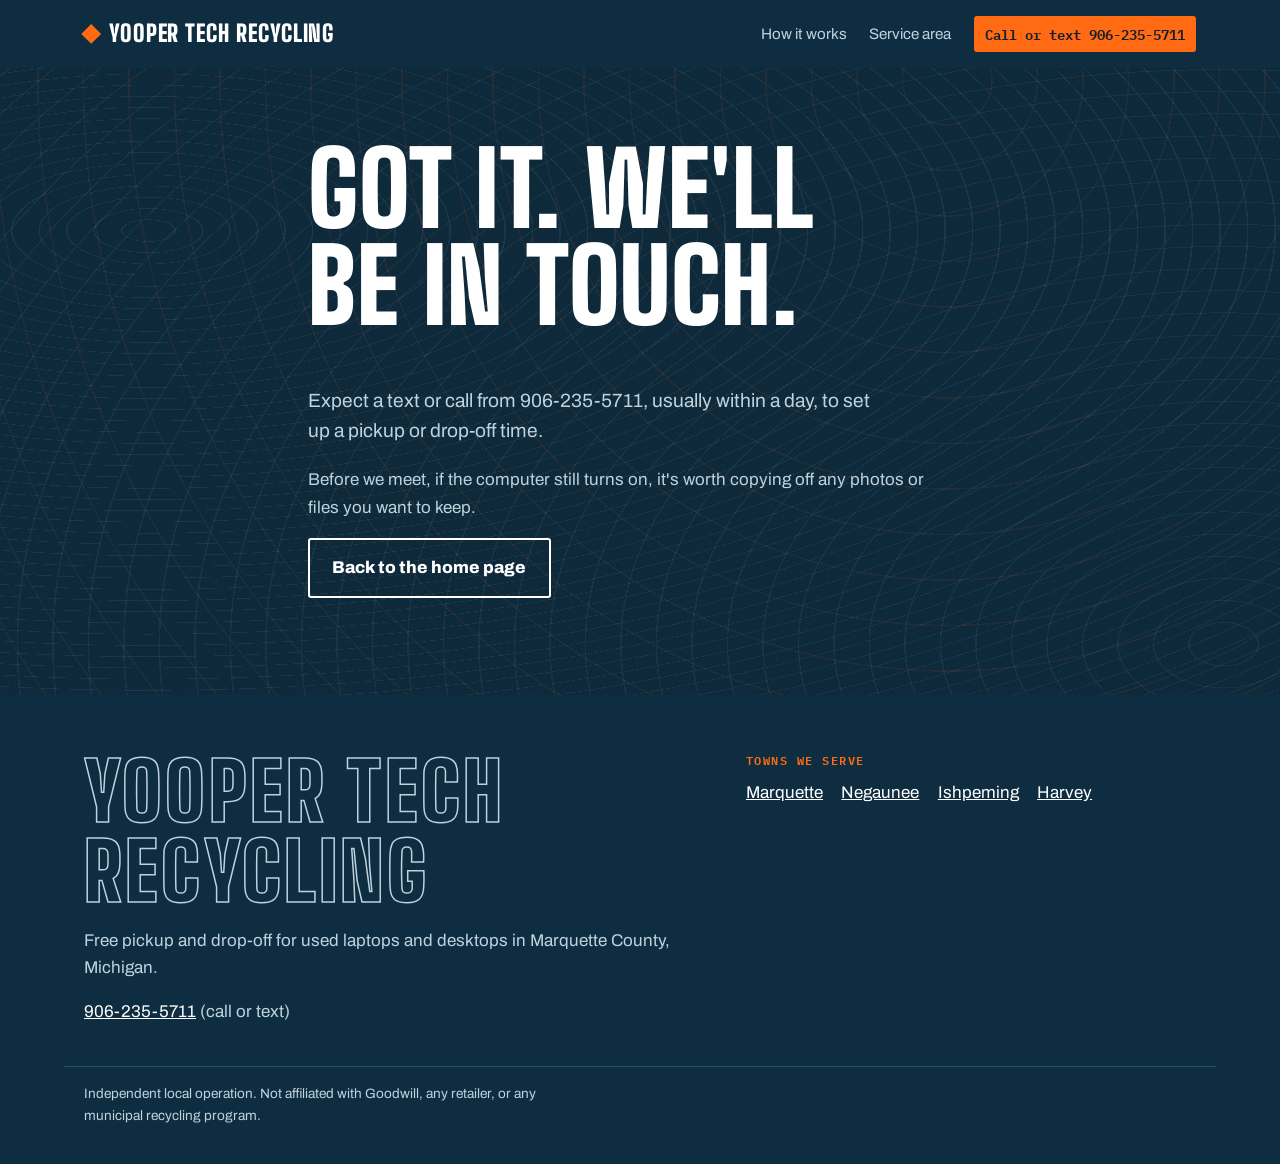
<file: thank-you.html>
<!doctype html>
<html lang="en">
<head>
<meta charset="utf-8">
<meta name="viewport" content="width=device-width, initial-scale=1">
<title>Request received | Yooper Tech Recycling</title>
<meta name="description" content="Thanks, your pickup request is in.">
<link rel="canonical" href="https://yourdomain.com/thank-you.html">
<meta name="robots" content="noindex">
<meta property="og:type" content="website">
<meta property="og:title" content="Request received | Yooper Tech Recycling">
<meta property="og:description" content="Thanks, your pickup request is in.">
<meta property="og:url" content="https://yourdomain.com/thank-you.html">
<meta name="geo.region" content="US-MI">
<link rel="icon" href="assets/favicon.svg" type="image/svg+xml">
<link rel="preconnect" href="https://fonts.googleapis.com"><link rel="preconnect" href="https://fonts.gstatic.com" crossorigin><link href="https://fonts.googleapis.com/css2?family=Archivo:wdth,wght@62..125,400..900&family=Big+Shoulders+Display:wght@700;900&family=IBM+Plex+Mono:wght@500;600&display=swap" rel="stylesheet">
<link rel="stylesheet" href="css/style.css">
<script type="application/ld+json">{"@context": "https://schema.org", "@type": "LocalBusiness", "name": "Yooper Tech Recycling", "description": "Free pickup and drop-off for used laptops and desktops in Marquette County, Michigan. Hard drives are wiped or destroyed.", "url": "https://yourdomain.com/", "telephone": "+19062355711", "priceRange": "Free", "areaServed": [{"@type": "City", "name": "Marquette, MI"}, {"@type": "City", "name": "Negaunee, MI"}, {"@type": "City", "name": "Ishpeming, MI"}, {"@type": "City", "name": "Harvey, MI"}], "address": {"@type": "PostalAddress", "addressRegion": "MI", "addressCountry": "US"}}</script>
</head>
<body>
<a class="skip" href="#main">Skip to content</a>
<header class="top">
  <div class="wrap top-row">
    <a class="brand" href="./">Yooper Tech Recycling</a>
    <nav aria-label="Main">
      <a href="./#how">How it works</a>
      <a href="./#area">Service area</a>
      <a class="nav-call" href="tel:+19062355711">Call or text 906-235-5711</a>
    </nav>
  </div>
</header>
<main id="main"><section class="hero"><div class="wrap narrow">
<h1>Got it. We'll be in touch.</h1>
<p class="lede">Expect a text or call from 906-235-5711, usually within a day, to set up a pickup or drop-off time.</p>
<p>Before we meet, if the computer still turns on, it's worth copying off any photos or files you want to keep.</p>
<p><a class="btn btn-ghost" href="./">Back to the home page</a></p>
</div></section></main>
<footer class="foot">
  <div class="wrap foot-grid">
    <div>
      <p class="brand">Yooper Tech Recycling</p>
      <p>Free pickup and drop-off for used laptops and desktops in Marquette County, Michigan.</p>
      <p><a href="tel:+19062355711">906-235-5711</a> (call or text)</p>
    </div>
    <div>
      <p class="foot-h">Towns we serve</p>
      <p class="foot-towns"><a href="marquette-mi/">Marquette</a> <a href="negaunee-mi/">Negaunee</a> <a href="ishpeming-mi/">Ishpeming</a> <a href="harvey-mi/">Harvey</a></p>
    </div>
  </div>
  <div class="wrap foot-small"><p>Independent local operation. Not affiliated with Goodwill, any retailer, or any municipal recycling program.</p></div>
</footer>
<script src="js/config.js"></script>
<script src="js/form.js"></script>
</body>
</html>
</file>
<file: css/style.css>
/* Yooper screenprint: Lake Superior navy + hunter orange on birch bark, topo-map contours, freighter-stencil type */
:root{
  --birch:#EEF0EA; --birch-2:#E2E6DE; --ink:#13202A; --muted:#55616A;
  --lake:#0F2D40; --lake-2:#18435C; --lake-ink:#BFD3DE;
  --blaze:#FF6A13; --blaze-deep:#B8400A; --pine:#2E4A3B;
  --line:#C6CCC3;
  --display:"Big Shoulders Display","Archivo",Impact,"Arial Narrow",sans-serif;
  --body:"Archivo",system-ui,-apple-system,"Segoe UI",Roboto,sans-serif;
  --mono:"IBM Plex Mono",ui-monospace,Menlo,Consolas,monospace;
  --wrap:72rem;
  --grain:url("data:image/svg+xml,%3Csvg xmlns='http://www.w3.org/2000/svg' width='160' height='160'%3E%3Cfilter id='n'%3E%3CfeTurbulence type='fractalNoise' baseFrequency='.9' numOctaves='2' stitchTiles='stitch'/%3E%3CfeColorMatrix values='0 0 0 0 0 0 0 0 0 0 0 0 0 0 0 0 0 0 .5 0'/%3E%3C/filter%3E%3Crect width='100%25' height='100%25' filter='url(%23n)'/%3E%3C/svg%3E");
  color-scheme:light;
}
*{box-sizing:border-box}
html{scroll-behavior:smooth}
@media (prefers-reduced-motion:reduce){html{scroll-behavior:auto}*{transition:none!important;animation:none!important}}
body{margin:0;background:var(--birch);color:var(--ink);font-family:var(--body);font-size:1.0625rem;line-height:1.6}
img{max-width:100%}
a{color:var(--lake-2)}
a:focus-visible,button:focus-visible,input:focus-visible,select:focus-visible,textarea:focus-visible,summary:focus-visible{
  outline:3px solid var(--blaze);outline-offset:2px}
main{overflow-x:clip}
.wrap{max-width:var(--wrap);margin:0 auto;padding:0 1.25rem}
.narrow{max-width:44rem}
.skip{position:absolute;left:-999px}
.skip:focus{left:1rem;top:1rem;background:var(--ink);color:#fff;padding:.5rem .75rem;z-index:10}

h1,h2,h3{font-family:var(--display);font-weight:900;text-transform:uppercase;line-height:.95;letter-spacing:.005em;margin:0 0 .5em;text-wrap:balance}
h1{font-size:clamp(3rem,8.5vw,6.4rem)}
h2{font-size:clamp(2.2rem,5vw,3.6rem)}
h3{font-size:1.6rem;font-weight:700;letter-spacing:.02em}
p{margin:0 0 1em;max-width:62ch}
.kicker{font-family:var(--mono);font-size:.8rem;font-weight:600;letter-spacing:.14em;text-transform:uppercase;color:var(--blaze-deep);margin:0 0 .9rem}

/* header: sits on the lake */
.top{background:var(--lake);color:#fff;position:relative;z-index:2}
.top-row{display:flex;align-items:center;justify-content:space-between;gap:1rem;min-height:4.25rem;flex-wrap:wrap}
.brand{font-family:var(--display);font-weight:900;text-transform:uppercase;letter-spacing:.04em;color:#fff;text-decoration:none;font-size:1.45rem;line-height:1}
.brand::before{content:"";display:inline-block;width:.62em;height:.62em;background:var(--blaze);margin-right:.45em;vertical-align:.04em;transform:rotate(45deg)}
nav{display:flex;gap:1.4rem;align-items:center;flex-wrap:wrap}
nav a{color:var(--lake-ink);text-decoration:none;font-size:.95rem}
nav a:hover{color:#fff}
.nav-call{font-family:var(--mono);font-weight:600;font-size:.85rem!important;color:var(--ink)!important;background:var(--blaze);padding:.45rem .7rem;border-radius:3px}
.nav-call:hover{background:#fff}
@media (max-width:640px){nav a:not(.nav-call){display:none}}

/* buttons */
.btn{display:inline-block;background:var(--blaze);color:var(--ink);border:2px solid var(--blaze);
  padding:.9rem 1.4rem;font:inherit;font-weight:800;text-decoration:none;cursor:pointer;border-radius:3px;
  box-shadow:4px 4px 0 var(--ink);transition:transform .12s,box-shadow .12s}
.btn:hover{transform:translate(-2px,-2px);box-shadow:6px 6px 0 var(--ink)}
.btn:active{transform:translate(2px,2px);box-shadow:1px 1px 0 var(--ink)}
.btn:disabled{opacity:.6;cursor:wait;transform:none}
.btn-ghost{background:transparent;color:#fff;border-color:#fff;box-shadow:none}
.btn-ghost:hover{background:#fff;color:var(--ink);box-shadow:none;transform:none}

/* hero: Lake Superior at night, topo contours over it */
.hero{position:relative;overflow:hidden;background:var(--lake);color:#fff;padding:4.5rem 0 5rem}
.hero::before{content:"";position:absolute;inset:-10%;pointer-events:none;opacity:.9;
  background:
    repeating-radial-gradient(ellipse 60% 50% at 18% 30%,transparent 0 26px,rgba(191,211,222,.10) 26px 27.5px),
    repeating-radial-gradient(ellipse 55% 70% at 88% 85%,transparent 0 34px,rgba(191,211,222,.08) 34px 35.5px),
    repeating-radial-gradient(circle at 70% 10%,transparent 0 44px,rgba(255,106,19,.10) 44px 45.5px);
  animation:drift 40s ease-in-out infinite alternate}
.hero::after{content:"";position:absolute;inset:0;background:var(--grain);opacity:.35;mix-blend-mode:overlay;pointer-events:none}
@keyframes drift{to{transform:translate(2%,-3%) rotate(1.5deg)}}
.hero .wrap{position:relative;z-index:1}
.hero-grid{display:grid;grid-template-columns:1.4fr 1fr;gap:3rem;align-items:center}
.hero h1 span{display:block;color:var(--blaze)}
.lede{font-size:1.2rem;color:var(--lake-ink);max-width:36rem}
.hero-cta{display:flex;gap:.9rem;flex-wrap:wrap;margin-top:1.75rem}
.hero .btn{box-shadow:4px 4px 0 #061925}
.hero .btn:hover{box-shadow:6px 6px 0 #061925}
.hero .btn-ghost,.hero .btn-ghost:hover{box-shadow:none}
.hero .narrow p:not(.lede){color:var(--lake-ink)}

/* the price tag, now in blaze orange */
.tag{position:relative;background:var(--blaze);color:var(--ink);
  padding:2.2rem 2rem 1.6rem 3.6rem;transform:rotate(-5deg);
  clip-path:polygon(15% 0,100% 0,100% 100%,15% 100%,0 50%);
  max-width:23rem;justify-self:center;filter:drop-shadow(10px 12px 0 rgba(0,0,0,.28));
  animation:swing 1.2s cubic-bezier(.3,1.6,.5,1) .2s both;transform-origin:8% 50%}
.tag::after{content:"";position:absolute;inset:0;background:var(--grain);opacity:.25;mix-blend-mode:multiply;pointer-events:none}
@keyframes swing{0%{transform:rotate(-22deg)}100%{transform:rotate(-5deg)}}
.tag-hole{position:absolute;left:9%;top:50%;width:16px;height:16px;margin-top:-8px;border-radius:50%;background:var(--lake);box-shadow:0 0 0 3px var(--ink)}
.tag-label{font-family:var(--mono);font-size:.8rem;font-weight:600;letter-spacing:.14em;text-transform:uppercase;margin:0}
.tag-old{font-family:var(--display);font-size:2.4rem;font-weight:900;margin:.2rem 0 .35rem;line-height:1;text-decoration:line-through;text-decoration-thickness:5px;text-decoration-color:var(--lake)}
.tag-new{font-family:var(--display);font-size:clamp(6rem,14vw,9rem);font-weight:900;line-height:.85;margin:0 0 .7rem}
.tag-note{font-size:.95rem;font-weight:600;margin:0}

/* scrolling town ticker */
.ticker{background:var(--blaze);color:var(--ink);overflow:hidden;border-block:3px solid var(--ink);transform:rotate(-1deg);margin:-1.1rem -2% 0;position:relative;z-index:1}
.ticker-track{display:flex;width:max-content;animation:roll 32s linear infinite}
.ticker span{font-family:var(--display);font-weight:900;text-transform:uppercase;font-size:1.6rem;letter-spacing:.04em;padding:.5rem 1.4rem;white-space:nowrap}
.ticker span::after{content:"";display:inline-block;width:.45em;height:.45em;background:var(--ink);transform:rotate(45deg);margin-left:2.8rem;vertical-align:.18em}
@keyframes roll{to{transform:translateX(-50%)}}

/* sections */
.why{padding:5rem 0 4rem}
.why-inner p{font-family:var(--display);font-weight:700;text-transform:uppercase;font-size:clamp(1.7rem,3.4vw,2.5rem);line-height:1.08;max-width:30ch;letter-spacing:.01em}
.why-inner p + p{font-family:var(--mono);font-size:.9rem;font-weight:500;text-transform:none;letter-spacing:.02em;color:var(--muted)}
.how,.take,.area,.faq{padding:4.5rem 0;border-top:3px solid var(--ink)}

.steps{list-style:none;counter-reset:s;padding:0;margin:2rem 0 0;display:grid;grid-template-columns:repeat(3,1fr);gap:2.5rem}
.steps li{counter-increment:s;position:relative;padding-top:.5rem}
.steps li::before{content:counter(s,decimal-leading-zero);display:block;font-family:var(--display);font-size:6rem;font-weight:900;line-height:.8;
  color:transparent;-webkit-text-stroke:2px var(--blaze-deep);margin-bottom:1rem}
.steps li:hover::before{color:var(--blaze)}

.take{background:var(--birch-2)}
.take-grid{display:grid;grid-template-columns:1fr 1fr;gap:3rem}
.plain{list-style:none;padding:0;margin:0}
.plain li{position:relative;padding:.7rem 0 .7rem 2.3rem;border-bottom:1px dashed var(--line);font-weight:600}
.plain li::before{content:"";position:absolute;left:0;top:.95rem;width:1.15rem;height:1.15rem;background:var(--blaze);clip-path:polygon(14% 52%,0 66%,38% 100%,100% 22%,86% 8%,38% 72%)}
.plain.muted li{color:var(--muted);font-weight:500}
.plain.muted li::before{background:var(--muted);clip-path:polygon(20% 0,50% 30%,80% 0,100% 20%,70% 50%,100% 80%,80% 100%,50% 70%,20% 100%,0 80%,30% 50%,0 20%)}
.muted{color:var(--muted)}

/* data: a drilled hard-drive platter */
.data{position:relative;overflow:hidden;background:var(--ink);color:var(--lake-ink);padding:5rem 0}
.data::after{content:"";position:absolute;inset:0;background:var(--grain);opacity:.3;mix-blend-mode:overlay;pointer-events:none}
.data h2{color:#fff;max-width:14ch}
.data-inner{display:grid;grid-template-columns:auto 1fr;gap:3.5rem;align-items:center;position:relative;z-index:1}
.data-inner > :not(.platter){grid-column:2}
.data-inner p{font-size:1.15rem}
.platter{grid-row:1 / span 2;width:clamp(11rem,24vw,17rem);aspect-ratio:1;max-width:100%;border-radius:50%;position:relative;
  background:
    radial-gradient(circle at 50% 50%,#13202A 0 9%,#9AA6AE 9% 10.5%,transparent 10.5%),
    repeating-radial-gradient(circle at 50% 50%,#C9D1D6 0 2px,#AEB8BF 2px 4px),
    conic-gradient(from 40deg,#E9EEF1,#8E9AA2,#E9EEF1,#8E9AA2,#E9EEF1);
  background-blend-mode:normal,multiply,normal;
  box-shadow:0 0 0 6px #2A3842,0 18px 40px rgba(0,0,0,.45);animation:spin 14s linear infinite}
.platter i{position:absolute;width:18%;aspect-ratio:1;border-radius:50%;left:62%;top:22%;
  background:radial-gradient(circle,#05090C 0 55%,#3B2A1F 56% 64%,var(--blaze) 65% 72%,transparent 73%)}
.platter i::before,.platter i::after{content:"";position:absolute;width:100%;aspect-ratio:1;border-radius:50%;background:inherit}
.platter i::before{left:-160%;top:150%}
.platter i::after{left:-40%;top:250%}
@keyframes spin{to{transform:rotate(360deg)}}

.towns{list-style:none;padding:0;margin:1.75rem 0 0;display:grid;grid-template-columns:repeat(4,1fr);gap:.9rem}
.towns a,.towns strong{display:flex;flex-direction:column;gap:.2rem;padding:1.1rem 1.2rem;border:3px solid var(--ink);color:var(--ink);text-decoration:none;
  font-family:var(--display);font-weight:900;text-transform:uppercase;font-size:1.9rem;line-height:1;background:var(--birch);box-shadow:5px 5px 0 var(--ink);transition:transform .12s,box-shadow .12s}
.towns small{font-family:var(--mono);font-size:.72rem;font-weight:500;letter-spacing:.06em;color:var(--muted)}
.towns a:hover{transform:translate(-2px,-2px);box-shadow:7px 7px 0 var(--blaze)}
.towns strong{background:var(--blaze)}
.towns strong small{color:var(--ink)}

.faq-inner details{max-width:48rem}
details{border-bottom:2px solid var(--ink);padding:1.1rem 0}
summary{cursor:pointer;font-family:var(--display);font-weight:700;text-transform:uppercase;font-size:1.55rem;letter-spacing:.02em;list-style:none;display:flex;justify-content:space-between;gap:1rem}
summary::-webkit-details-marker{display:none}
summary::after{content:"+";font-family:var(--mono);font-weight:600;color:var(--blaze-deep);transition:transform .2s}
details[open] summary::after{transform:rotate(45deg)}
details p{margin:.7rem 0 0}

/* form: blaze-orange band, form card stamped on it */
.get{position:relative;background:var(--blaze);padding:5rem 0;border-top:3px solid var(--ink)}
.get::after{content:"";position:absolute;inset:0;background:var(--grain);opacity:.22;mix-blend-mode:multiply;pointer-events:none}
.get .wrap{position:relative;z-index:1}
.get-grid{display:grid;grid-template-columns:1fr 1.25fr;gap:3rem;align-items:start}
.get h2{font-size:clamp(2.6rem,6vw,4.4rem)}
.get-copy p{font-size:1.1rem;font-weight:500}
.get-alt{font-weight:700}
.get-alt a{color:var(--ink)}
.lead{background:var(--birch);padding:1.9rem;border:3px solid var(--ink);border-radius:4px;box-shadow:10px 10px 0 var(--ink)}
.field{margin:0 0 1.15rem;border:0;padding:0;min-width:0}
.field label,.field legend{display:block;font-family:var(--mono);font-size:.78rem;font-weight:600;letter-spacing:.1em;text-transform:uppercase;margin-bottom:.4rem}
.opt{font-weight:500;color:var(--muted);text-transform:none;letter-spacing:0}
input,select,textarea{width:100%;font:inherit;padding:.75rem .85rem;border:2px solid var(--ink);border-radius:3px;background:#fff;color:var(--ink)}
input:focus,select:focus,textarea:focus{outline:none;box-shadow:4px 4px 0 var(--blaze)}
textarea{resize:vertical}
.checks{display:flex;flex-wrap:wrap;gap:.5rem}
.checks label{display:flex;align-items:center;gap:.45rem;font-family:var(--body);font-size:.95rem;font-weight:600;letter-spacing:0;text-transform:none;margin:0;
  border:2px solid var(--ink);border-radius:999px;padding:.4rem .85rem;cursor:pointer;background:#fff}
.checks label:has(input:checked){background:var(--ink);color:#fff}
.checks input{width:auto;accent-color:var(--blaze)}
.hp{position:absolute;left:-9999px}
.lead .btn{width:100%;font-size:1.1rem;background:var(--ink);border-color:var(--ink);color:#fff;box-shadow:4px 4px 0 var(--blaze-deep)}
.lead .btn:hover{box-shadow:6px 6px 0 var(--blaze-deep)}
.form-msg{margin:.9rem 0 0;font-weight:600}
.form-msg.err{color:var(--blaze-deep)}
.form-msg pre{white-space:pre-wrap;background:var(--birch-2);padding:.75rem;font:inherit;font-weight:400;border-radius:3px}
[aria-invalid="true"]{border-color:var(--blaze-deep);background:#FFF1E8}

/* footer */
.foot{background:var(--lake);color:var(--lake-ink);padding:3.5rem 0 1.5rem;overflow:hidden}
.foot a{color:#fff}
.foot .brand{font-size:clamp(2.6rem,7vw,5rem);display:block;margin-bottom:1rem;color:transparent;-webkit-text-stroke:1.5px var(--lake-ink)}
.foot .brand::before{display:none}
.foot-grid{display:grid;grid-template-columns:1.4fr 1fr;gap:2rem}
.foot-h{font-family:var(--mono);font-size:.78rem;font-weight:600;letter-spacing:.12em;text-transform:uppercase;color:var(--blaze);margin-bottom:.5rem}
.foot-towns a{margin-right:.9rem}
.foot-small{border-top:1px solid #2A4D63;margin-top:1.5rem;padding-top:1rem;font-size:.85rem}

@media (max-width:900px){
  .towns{grid-template-columns:repeat(2,1fr)}
}
@media (max-width:820px){
  .hero{padding:3rem 0 4rem}
  .hero-grid,.get-grid,.take-grid,.foot-grid{grid-template-columns:1fr}
  .steps{grid-template-columns:1fr;gap:1.75rem}
  .tag{justify-self:start;margin-left:.5rem}
  .data-inner{grid-template-columns:1fr;gap:2rem}
  .data-inner > :not(.platter){grid-column:auto}
  .platter{grid-row:auto}
}
@media (max-width:440px){
  .towns a,.towns strong{font-size:1.5rem;padding:.9rem}
  .lead{padding:1.25rem;box-shadow:6px 6px 0 var(--ink)}
}
</file>
<file: css/admin.css>
/* Admin: same screenprint system as the site, tuned for scanning */
.admin{background:var(--birch);font-size:1rem}
.admin-tag{font-family:var(--mono);font-size:.7rem;font-weight:600;letter-spacing:.12em;color:var(--ink);background:var(--blaze);padding:.2rem .45rem;border-radius:3px;vertical-align:.25em;margin-left:.3rem}
.bar-actions{display:flex;gap:.5rem}
.bar-actions[hidden]{display:none}
.mini{font:600 .85rem var(--mono);color:#fff;background:transparent;border:2px solid var(--lake-ink);border-radius:3px;padding:.4rem .75rem;cursor:pointer}
.mini:hover{background:#fff;color:var(--ink);border-color:#fff}
.small{font-size:.9rem}

.login-wrap{min-height:calc(100vh - 4.25rem);display:grid;place-items:center;padding:2rem 1rem;background:var(--lake);position:relative;overflow:hidden}
.login-wrap::before{content:"";position:absolute;inset:-10%;pointer-events:none;
  background:repeating-radial-gradient(ellipse 60% 50% at 25% 35%,transparent 0 26px,rgba(191,211,222,.10) 26px 27.5px),
             repeating-radial-gradient(circle at 80% 80%,transparent 0 40px,rgba(255,106,19,.10) 40px 41.5px)}
.login-wrap[hidden]{display:none}
.login-card{width:100%;max-width:26rem;position:relative}
.login-card h1{font-size:3rem;margin-bottom:.2rem}
.login-card .btn{width:100%}
.remember{display:flex;align-items:center;gap:.5rem;font-size:.95rem;margin:-.2rem 0 1.1rem;cursor:pointer}
.remember input{width:1.05rem;height:1.05rem;accent-color:var(--blaze)}

#appView{padding:2rem 0 5rem}
#appView[hidden],#leadsView[hidden],#funnelsView[hidden]{display:none}

.app-head{display:flex;flex-wrap:wrap;gap:1rem;justify-content:space-between;align-items:center;margin-bottom:1.25rem}
.views{display:flex;gap:0;border:3px solid var(--ink);border-radius:4px;overflow:hidden;box-shadow:4px 4px 0 var(--ink)}
.views button{font-family:var(--display);font-weight:900;text-transform:uppercase;font-size:1.35rem;letter-spacing:.03em;padding:.45rem 1.1rem;border:0;background:var(--birch);color:var(--ink);cursor:pointer}
.views button + button{border-left:3px solid var(--ink)}
.views button[aria-selected="true"]{background:var(--ink);color:#fff}
.range{display:flex;flex-wrap:wrap;gap:.35rem}
.range button,.tabs button,.status-row button{font:600 .82rem var(--mono);color:var(--ink);background:#fff;border:2px solid var(--ink);border-radius:999px;padding:.35rem .75rem;cursor:pointer}
.range button.on,.tabs button[aria-selected="true"],.status-row button.on{background:var(--ink);color:#fff}

.stats{display:grid;grid-template-columns:repeat(5,1fr);gap:.75rem;margin-bottom:1.75rem}
.stat{background:#fff;border:2px solid var(--ink);border-radius:4px;padding:.9rem 1rem;min-width:0}
.stat small{display:block;font:600 .7rem var(--mono);text-transform:uppercase;letter-spacing:.1em;color:var(--muted)}
.stat b{display:block;font-family:var(--display);font-weight:900;font-size:2.6rem;line-height:1;margin-top:.3rem;font-variant-numeric:tabular-nums}
.stat.hot{background:var(--blaze);}
.stat.hot small{color:var(--ink)}
.stat.dark{background:var(--ink);color:#fff}
.stat.dark small{color:var(--lake-ink)}

.toolbar{display:flex;flex-wrap:wrap;gap:.75rem;align-items:center;justify-content:space-between;margin-bottom:1rem}
.tabs{display:flex;flex-wrap:wrap;gap:.35rem}
.tabs button span{opacity:.7;margin-left:.3rem}
.search{flex:1 1 16rem;max-width:22rem}

.leads{display:grid;gap:.75rem}
.lead-card{background:#fff;border:2px solid var(--ink);border-radius:4px;overflow:hidden}
.lead-card.due{box-shadow:6px 6px 0 var(--blaze)}
.lead-head{display:grid;grid-template-columns:1fr auto;gap:.75rem;align-items:center;padding:.9rem 1rem;cursor:pointer;width:100%;text-align:left;background:none;border:0;font:inherit;color:inherit}
.lead-head:hover{background:var(--birch)}
.who{min-width:0}
.who strong{font-size:1.1rem}
.who .sub{color:var(--muted);font-size:.88rem;overflow-wrap:anywhere}
.badges{display:flex;flex-wrap:wrap;gap:.35rem;margin-top:.4rem}
.badge{font:600 .68rem var(--mono);text-transform:uppercase;letter-spacing:.06em;padding:.2rem .5rem;border-radius:3px;border:1.5px solid var(--line);color:var(--muted)}
.badge.warn{border-color:var(--blaze-deep);color:var(--blaze-deep)}
.badge.bad{background:var(--blaze);border-color:var(--blaze);color:var(--ink)}
.pill-status{font:600 .75rem var(--mono);text-transform:uppercase;letter-spacing:.06em;padding:.35rem .65rem;border-radius:999px;white-space:nowrap;border:2px solid var(--ink)}
.st-New{background:var(--blaze)}
.st-Contacted{background:#DDE8EE}
.st-Scheduled{background:var(--lake);color:#fff;border-color:var(--lake)}
.st-Picked-up{background:var(--pine);color:#fff;border-color:var(--pine)}
.st-Not-a-fit{color:var(--muted);border-color:var(--line)}

.lead-body{border-top:2px solid var(--ink);padding:1rem;display:grid;grid-template-columns:1fr 1fr;gap:1.5rem}
.lead-body[hidden]{display:none}
.lead-body > *{min-width:0}
.lead-body h4{margin:0 0 .5rem;font:600 .72rem var(--mono);text-transform:uppercase;letter-spacing:.12em;color:var(--blaze-deep)}
.kv{display:grid;grid-template-columns:8rem 1fr;gap:.25rem .75rem;font-size:.95rem;margin:0 0 1rem}
.kv dt{color:var(--muted)}
.kv dd{margin:0;overflow-wrap:anywhere}
.contact-btns{display:flex;flex-wrap:wrap;gap:.4rem;margin-bottom:1rem}
.contact-btns a{font:600 .85rem var(--body);color:var(--ink);text-decoration:none;border:2px solid var(--ink);border-radius:3px;padding:.4rem .7rem}
.contact-btns a:hover{background:var(--ink);color:#fff}
.quote{background:var(--birch);border-left:4px solid var(--blaze);padding:.6rem .8rem;font-size:.95rem;margin:0 0 1rem;white-space:pre-wrap}
.track .field{margin-bottom:.8rem}
.track .two{display:grid;grid-template-columns:1fr 1fr;gap:.6rem}
.track .three{display:grid;grid-template-columns:1.4fr 1fr 1fr;gap:.6rem}
.status-row{display:flex;flex-wrap:wrap;gap:.35rem;margin-bottom:.9rem}
.save-row{display:flex;align-items:center;gap:.75rem}
.save-row .btn{padding:.65rem 1.4rem}
.times{font:500 .78rem var(--mono);color:var(--muted);margin-top:.75rem;line-height:1.7}
.empty{text-align:center;color:var(--muted);padding:3rem 0}

/* funnels */
.panel{background:#fff;border:2px solid var(--ink);border-radius:4px;padding:1.25rem;margin-bottom:1rem}
.panel h2{font-size:1.9rem;margin-bottom:.4rem}
.funnel{display:grid;gap:.45rem;margin-top:.75rem}
.fstep{display:grid;grid-template-columns:9rem 1fr 5.5rem;gap:.75rem;align-items:center}
.fstep .lbl{font:600 .78rem var(--mono);text-transform:uppercase;letter-spacing:.08em}
.fstep .bar{height:2.1rem;background:var(--birch-2);border-radius:3px;position:relative;overflow:hidden}
.fstep .bar i{position:absolute;inset:0 auto 0 0;background:var(--lake);border-radius:3px}
.fstep:nth-child(3) .bar i{background:var(--blaze)}
.fstep:nth-child(4) .bar i{background:var(--lake-2)}
.fstep:nth-child(5) .bar i{background:var(--pine)}
.fstep .bar b{position:absolute;left:.6rem;top:50%;transform:translateY(-50%);font:600 .9rem var(--mono);color:#fff;mix-blend-mode:difference}
.fstep .pct{font:600 .85rem var(--mono);text-align:right;color:var(--muted);font-variant-numeric:tabular-nums}

.daily{display:flex;align-items:flex-end;gap:2px;height:9rem;border-bottom:2px solid var(--ink);margin-top:.75rem;overflow-x:auto}
.day{flex:1 0 .55rem;display:flex;flex-direction:column;justify-content:flex-end;height:100%;position:relative}
.day .v{background:var(--lake-ink);border-radius:2px 2px 0 0}
.day .r{background:var(--blaze);position:absolute;bottom:0;left:25%;right:25%;border-radius:2px 2px 0 0}
.legend{font:500 .8rem var(--mono);color:var(--muted);margin:.6rem 0 0;display:flex;align-items:center;gap:.4rem}
.sw{display:inline-block;width:.8rem;height:.8rem;border-radius:2px}
.sw-v{background:var(--lake-ink)}
.sw-r{background:var(--blaze);margin-left:.8rem}

.table-wrap{overflow-x:auto}
.ftable{width:100%;border-collapse:collapse;font-size:.95rem;font-variant-numeric:tabular-nums;min-width:34rem}
.ftable th{font:600 .7rem var(--mono);text-transform:uppercase;letter-spacing:.08em;color:var(--muted);text-align:right;padding:.5rem .6rem;border-bottom:2px solid var(--ink)}
.ftable th:first-child,.ftable td:first-child{text-align:left}
.ftable td{padding:.6rem;border-bottom:1px solid var(--line);text-align:right}
.ftable td.conv{font-weight:700}
.ftable td.conv span{display:inline-block;min-width:3.2rem;padding:.1rem .4rem;border-radius:3px;background:var(--birch-2)}
.ftable td.conv span.good{background:var(--blaze)}

.toast{position:fixed;left:50%;bottom:calc(1.25rem + env(safe-area-inset-bottom,0px));transform:translate(-50%,150%);background:var(--ink);color:#fff;font:600 .9rem var(--mono);padding:.65rem 1rem;border-radius:4px;transition:transform .2s,visibility .2s;z-index:20;max-width:calc(100% - 2rem);visibility:hidden}
.toast.show{transform:translate(-50%,0);visibility:visible}

@media (max-width:900px){
  .stats{grid-template-columns:repeat(3,1fr)}
  .lead-body{grid-template-columns:1fr}
}
@media (max-width:600px){
  .stats{grid-template-columns:repeat(2,1fr)}
  .search{max-width:none}
  .kv{grid-template-columns:6.5rem 1fr}
  .track .three{grid-template-columns:1fr 1fr}
  .track .three .field:first-child{grid-column:1 / -1}
  .fstep{grid-template-columns:6.5rem 1fr 4rem}
  .views button{font-size:1.1rem;padding:.4rem .8rem}
}
</file>
